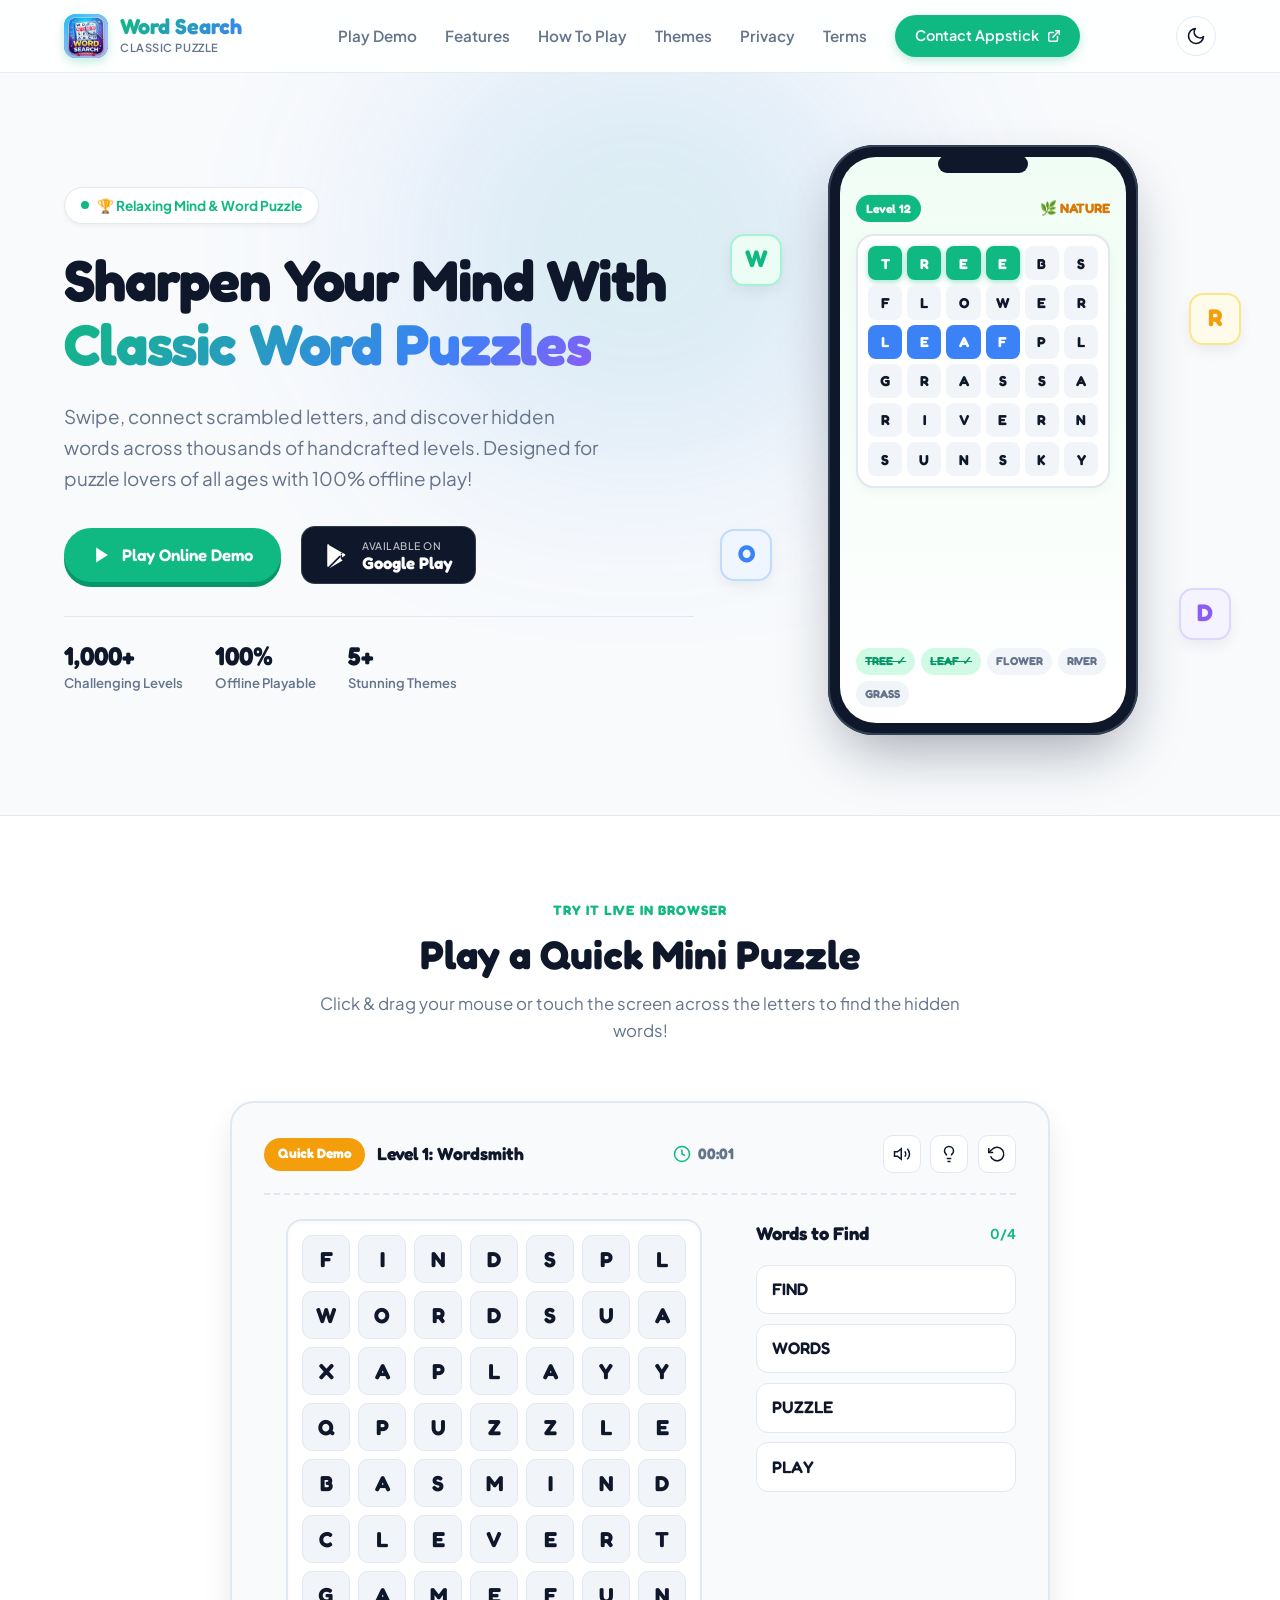
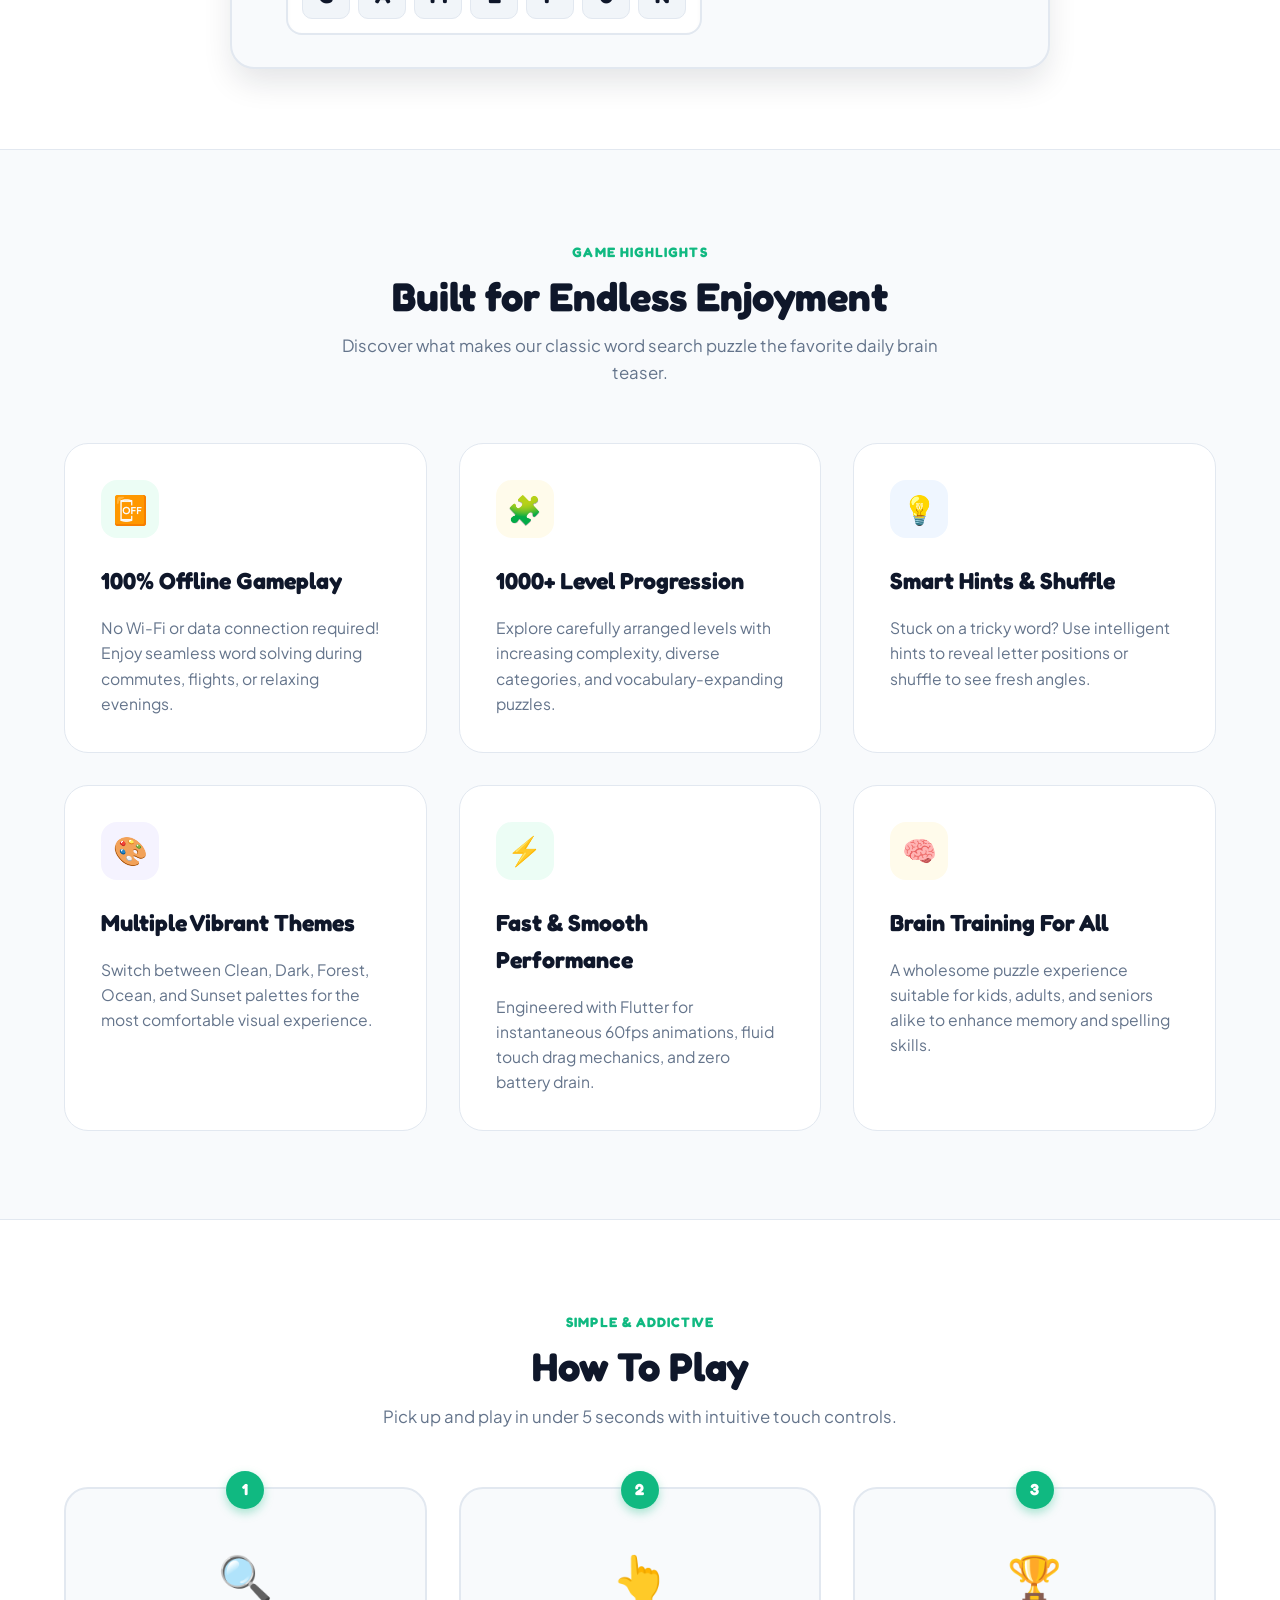
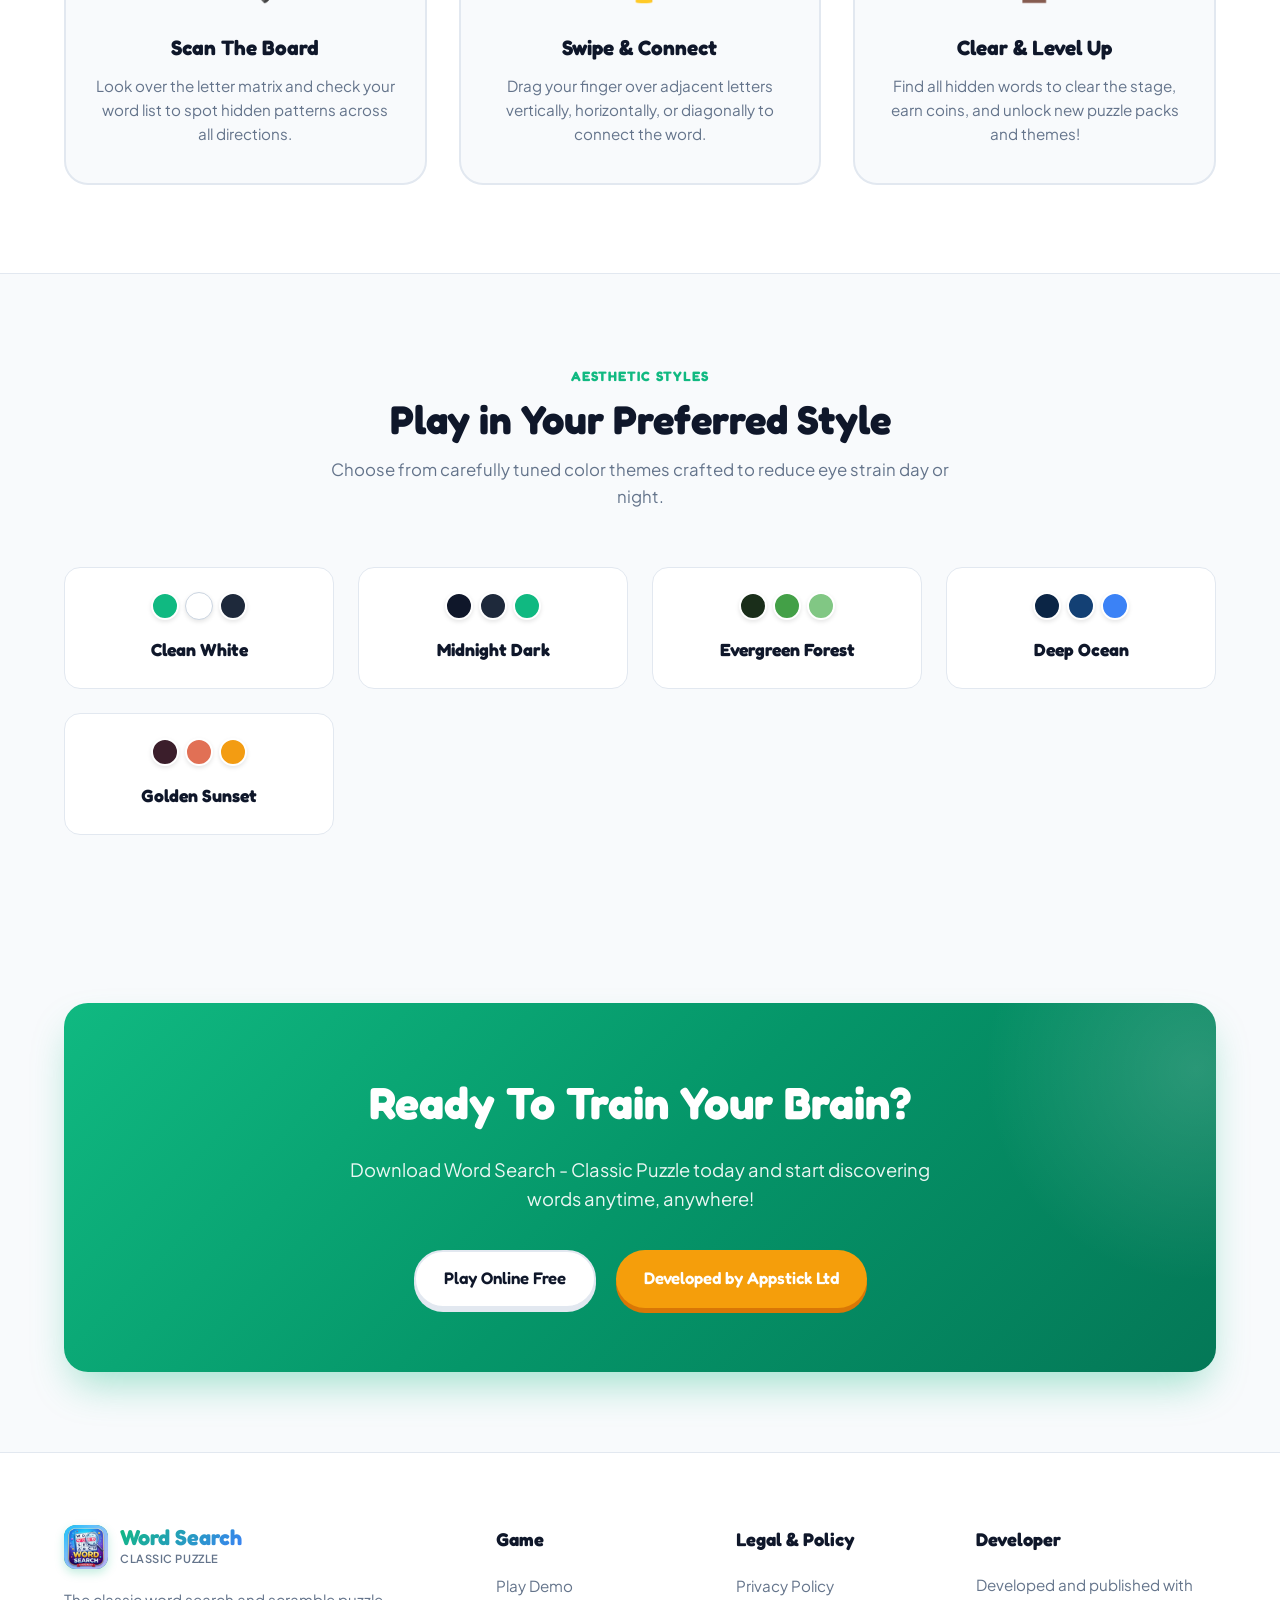
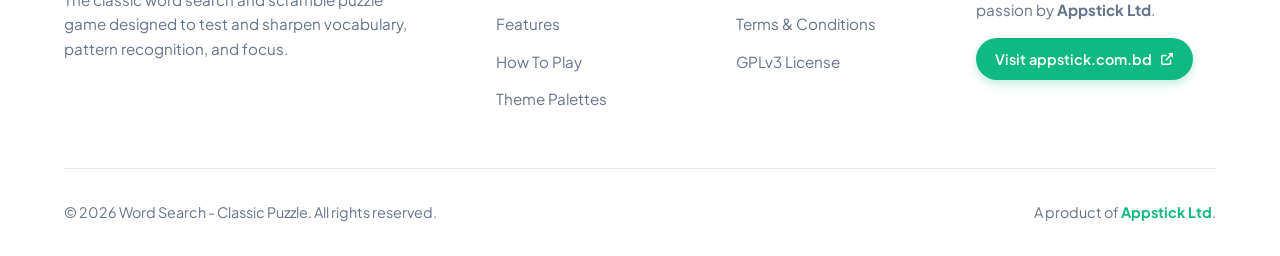
<file: website/index.html>
<!DOCTYPE html>
<html lang="en">

<head>
  <meta charset="UTF-8">
  <meta name="viewport" content="width=device-width, initial-scale=1.0">
  <title>Word Search - Classic Puzzle | Official Website</title>
  <meta name="description"
    content="Play Word Search: Classic Puzzle by Appstick Ltd. Connect scrambled letters, reveal hidden words, sharpen your vocabulary, and enjoy 100% offline gameplay.">
  <meta name="keywords" content="Word Search, Classic Puzzle, Word Game, Offline Puzzle, Vocabulary Game, Appstick Ltd">
  <meta name="theme-color" content="#10B981">
  <link rel="icon" type="image/png" href="assets/app_icon.png">
  <link rel="stylesheet" href="style.css">
</head>

<body>

  <!-- Site Header / Navbar -->
  <header class="site-header" id="site-header">
    <div class="container nav-container">
      <a href="index.html" class="brand-logo" id="brand-logo-link">
        <div class="brand-icon-wrapper">
          <img src="assets/app_icon.png" alt="Word Search Icon" width="44" height="44">
        </div>
        <div class="brand-text">
          <span class="brand-title">Word Search</span>
          <span class="brand-subtitle">Classic Puzzle</span>
        </div>
      </a>

      <!-- Desktop & Mobile Nav Menu -->
      <nav>
        <ul class="nav-links" id="nav-links">
          <li><a href="#play-demo" class="nav-link" id="nav-link-demo">Play Demo</a></li>
          <li><a href="#features" class="nav-link" id="nav-link-features">Features</a></li>
          <li><a href="#how-to-play" class="nav-link" id="nav-link-how-to-play">How To Play</a></li>
          <li><a href="#themes" class="nav-link" id="nav-link-themes">Themes</a></li>
          <li><a href="privacy-policy.html" class="nav-link" id="nav-link-privacy">Privacy</a></li>
          <li><a href="terms.html" class="nav-link" id="nav-link-terms">Terms</a></li>
          <li>
            <a href="https://appstick.com.bd/" target="_blank" rel="noopener noreferrer" class="contact-pill-btn"
              id="nav-contact-btn">
              Contact Appstick
              <svg width="14" height="14" viewBox="0 0 24 24" fill="none" stroke="currentColor" stroke-width="2.5"
                stroke-linecap="round" stroke-linejoin="round">
                <path d="M18 13v6a2 2 0 0 1-2 2H5a2 2 0 0 1-2-2V8a2 2 0 0 1 2-2h6"></path>
                <polyline points="15 3 21 3 21 9"></polyline>
                <line x1="10" y1="14" x2="21" y2="3"></line>
              </svg>
            </a>
          </li>
        </ul>
      </nav>

      <!-- Nav Actions (Theme Switcher + Mobile Menu Button) -->
      <div class="nav-actions">
        <button class="theme-toggle-btn" id="theme-toggle-btn" aria-label="Toggle Dark/Light Mode">
          <span id="theme-icon-container">
            <!-- Injected by script.js -->
            <svg viewBox="0 0 24 24" width="20" height="20" fill="none" stroke="currentColor" stroke-width="2">
              <path d="M21 12.79A9 9 0 1 1 11.21 3 7 7 0 0 0 21 12.79z"></path>
            </svg>
          </span>
        </button>

        <button class="mobile-menu-btn" id="mobile-menu-btn" aria-label="Toggle Navigation Menu">
          <svg viewBox="0 0 24 24" fill="none" stroke="currentColor" stroke-width="2">
            <line x1="3" y1="12" x2="21" y2="12"></line>
            <line x1="3" y1="6" x2="21" y2="6"></line>
            <line x1="3" y1="18" x2="21" y2="18"></line>
          </svg>
        </button>
      </div>
    </div>
  </header>

  <!-- Hero Section -->
  <section class="hero-section" id="hero-section">
    <div class="hero-glow-bg"></div>
    <div class="container hero-grid">
      <div class="hero-content">
        <div class="hero-badge" id="hero-status-badge">
          <span class="hero-badge-dot"></span>
          🏆 Relaxing Mind & Word Puzzle
        </div>

        <h1 class="hero-title" id="hero-main-title">
          Sharpen Your Mind With <span class="hero-title-highlight">Classic Word Puzzles</span>
        </h1>

        <p class="hero-description" id="hero-main-desc">
          Swipe, connect scrambled letters, and discover hidden words across thousands of handcrafted levels. Designed
          for puzzle lovers of all ages with 100% offline play!
        </p>

        <div class="hero-cta-group">
          <a href="#play-demo" class="btn btn-primary" id="hero-play-demo-btn">
            <svg width="20" height="20" viewBox="0 0 24 24" fill="currentColor">
              <polygon points="5 3 19 12 5 21 5 3"></polygon>
            </svg>
            Play Online Demo
          </a>

          <div class="store-badges">
            <a target="_blank" href="https://play.google.com/store/apps/details?id=com.appstick.wordsearch&hl=en"
              class="store-btn" id="hero-google-play-btn">
              <svg class="store-btn-icon" viewBox="0 0 24 24" fill="currentColor">
                <path
                  d="M3.6 1.7L14.4 12.5 3.6 23.3C3.2 22.9 3 22.2 3 21.3V3.7C3 2.8 3.2 2.1 3.6 1.7zm11.9 11.9L4.8 2.9l12.4 7.2-1.7 1.7zm0 1.8l1.7 1.7-12.4 7.2 10.7-10.7zm1.1-1.1l2.5-1.5c.8-.5.8-1.3 0-1.7l-2.5-1.5-1.3 1.3 1.3 1.3z" />
              </svg>
              <div class="store-btn-text">
                <span class="store-btn-subtitle">Available on</span>
                <span class="store-btn-title">Google Play</span>
              </div>
            </a>
          </div>
        </div>

        <div class="hero-stats">
          <div class="hero-stat-item">
            <span class="hero-stat-value">1,000+</span>
            <span class="hero-stat-label">Challenging Levels</span>
          </div>
          <div class="hero-stat-item">
            <span class="hero-stat-value">100%</span>
            <span class="hero-stat-label">Offline Playable</span>
          </div>
          <div class="hero-stat-item">
            <span class="hero-stat-value">5+</span>
            <span class="hero-stat-label">Stunning Themes</span>
          </div>
        </div>
      </div>

      <!-- Hero Visual / Floating Mockup -->
      <div class="hero-visual" id="hero-visual-area">
        <!-- Floating decorative letters -->
        <div class="floating-letter floating-letter-1">W</div>
        <div class="floating-letter floating-letter-2">O</div>
        <div class="floating-letter floating-letter-3">R</div>
        <div class="floating-letter floating-letter-4">D</div>

        <!-- Phone Mockup -->
        <div class="phone-mockup" id="phone-preview-mockup">
          <div class="phone-notch"></div>
          <div class="phone-screen">
            <div class="screen-app-preview">
              <div class="mockup-app-header">
                <span class="mockup-badge">Level 12</span>
                <span class="mockup-category">🌿 NATURE</span>
              </div>

              <div class="mockup-grid-box">
                <div class="mockup-tile found">T</div>
                <div class="mockup-tile found">R</div>
                <div class="mockup-tile found">E</div>
                <div class="mockup-tile found">E</div>
                <div class="mockup-tile">B</div>
                <div class="mockup-tile">S</div>

                <div class="mockup-tile">F</div>
                <div class="mockup-tile">L</div>
                <div class="mockup-tile">O</div>
                <div class="mockup-tile">W</div>
                <div class="mockup-tile">E</div>
                <div class="mockup-tile">R</div>

                <div class="mockup-tile selected">L</div>
                <div class="mockup-tile selected">E</div>
                <div class="mockup-tile selected">A</div>
                <div class="mockup-tile selected">F</div>
                <div class="mockup-tile">P</div>
                <div class="mockup-tile">L</div>

                <div class="mockup-tile">G</div>
                <div class="mockup-tile">R</div>
                <div class="mockup-tile">A</div>
                <div class="mockup-tile">S</div>
                <div class="mockup-tile">S</div>
                <div class="mockup-tile">A</div>

                <div class="mockup-tile">R</div>
                <div class="mockup-tile">I</div>
                <div class="mockup-tile">V</div>
                <div class="mockup-tile">E</div>
                <div class="mockup-tile">R</div>
                <div class="mockup-tile">N</div>

                <div class="mockup-tile">S</div>
                <div class="mockup-tile">U</div>
                <div class="mockup-tile">N</div>
                <div class="mockup-tile">S</div>
                <div class="mockup-tile">K</div>
                <div class="mockup-tile">Y</div>
              </div>

              <div class="mockup-wordlist">
                <span class="mockup-word-pill done">TREE ✓</span>
                <span class="mockup-word-pill done">LEAF ✓</span>
                <span class="mockup-word-pill">FLOWER</span>
                <span class="mockup-word-pill">RIVER</span>
                <span class="mockup-word-pill">GRASS</span>
              </div>
            </div>
          </div>
        </div>
      </div>
    </div>
  </section>

  <!-- Interactive Playable Mini Game Section -->
  <section class="playable-game-section" id="play-demo">
    <div class="container">
      <div class="section-header">
        <span class="section-tag">Try It Live In Browser</span>
        <h2 class="section-title">Play a Quick Mini Puzzle</h2>
        <p class="section-subtitle">Click & drag your mouse or touch the screen across the letters to find the hidden
          words!</p>
      </div>

      <div class="game-container-card" id="interactive-game-card">
        <!-- Top Toolbar -->
        <div class="game-toolbar">
          <div class="game-category-info">
            <span class="game-category-badge">Quick Demo</span>
            <span class="game-level-text">Level 1: Wordsmith</span>
          </div>

          <div class="game-stats-bar">
            <div class="game-stat-chip">
              <svg viewBox="0 0 24 24" fill="none" stroke="currentColor" stroke-width="2">
                <circle cx="12" cy="12" r="10"></circle>
                <polyline points="12 6 12 12 16 14"></polyline>
              </svg>
              <span id="game-timer-display">00:00</span>
            </div>
          </div>

          <div class="game-controls-bar">
            <button class="icon-btn" id="sound-toggle-btn" title="Toggle Sound FX" aria-label="Toggle Sound">
              <svg viewBox="0 0 24 24" fill="none" stroke="currentColor" stroke-width="2">
                <polygon points="11 5 6 9 2 9 2 15 6 15 11 19 11 5"></polygon>
                <path d="M19.07 4.93a10 10 0 0 1 0 14.14M15.54 8.46a5 5 0 0 1 0 7.07"></path>
              </svg>
            </button>
            <button class="icon-btn" id="game-hint-btn" title="Reveal First Letter" aria-label="Hint">
              <svg viewBox="0 0 24 24" fill="none" stroke="currentColor" stroke-width="2">
                <path d="M9 18h6"></path>
                <path d="M10 22h4"></path>
                <path
                  d="M15.09 14c.18-.98.65-1.74 1.41-2.5A4.65 4.65 0 0 0 18 8 6 6 0 0 0 6 8c0 1 .23 2.23 1.5 3.5A4.61 4.61 0 0 1 8.91 14">
                </path>
              </svg>
            </button>
            <button class="icon-btn" id="game-restart-btn" title="Restart Board" aria-label="Restart">
              <svg viewBox="0 0 24 24" fill="none" stroke="currentColor" stroke-width="2">
                <polyline points="1 4 1 10 7 10"></polyline>
                <path d="M3.51 15a9 9 0 1 0 2.13-9.36L1 10"></path>
              </svg>
            </button>
          </div>
        </div>

        <!-- Play Area -->
        <div class="game-play-area">
          <div class="word-grid-wrapper">
            <div class="word-search-grid" id="word-search-grid">
              <!-- Cells generated dynamically by script.js -->
            </div>
          </div>

          <!-- Words To Find Sidebar -->
          <div class="game-words-sidebar">
            <div class="sidebar-title">
              <span>Words to Find</span>
              <span class="sidebar-count" id="words-found-count">0/4</span>
            </div>

            <ul class="words-to-find-list" id="words-to-find-list">
              <li class="word-target-item" data-word="FIND">
                <span>FIND</span>
                <svg class="word-target-status-icon" viewBox="0 0 24 24" fill="none" stroke="currentColor"
                  stroke-width="3">
                  <polyline points="20 6 9 17 4 12"></polyline>
                </svg>
              </li>
              <li class="word-target-item" data-word="WORDS">
                <span>WORDS</span>
                <svg class="word-target-status-icon" viewBox="0 0 24 24" fill="none" stroke="currentColor"
                  stroke-width="3">
                  <polyline points="20 6 9 17 4 12"></polyline>
                </svg>
              </li>
              <li class="word-target-item" data-word="PUZZLE">
                <span>PUZZLE</span>
                <svg class="word-target-status-icon" viewBox="0 0 24 24" fill="none" stroke="currentColor"
                  stroke-width="3">
                  <polyline points="20 6 9 17 4 12"></polyline>
                </svg>
              </li>
              <li class="word-target-item" data-word="PLAY">
                <span>PLAY</span>
                <svg class="word-target-status-icon" viewBox="0 0 24 24" fill="none" stroke="currentColor"
                  stroke-width="3">
                  <polyline points="20 6 9 17 4 12"></polyline>
                </svg>
              </li>
            </ul>
          </div>
        </div>

        <!-- Victory Modal Overlay -->
        <div class="win-modal-overlay" id="win-modal">
          <div class="win-card">
            <div class="win-trophy-icon">🎉</div>
            <h3 class="win-title">Puzzle Solved!</h3>
            <p class="win-message" id="win-time-text">You completed this level!</p>
            <div class="win-actions">
              <button class="btn btn-primary" id="win-play-again-btn">Play Again</button>
              <a href="#download" class="btn btn-amber" id="win-download-full-game-btn">Get 1000+ Levels in App</a>
            </div>
          </div>
        </div>
      </div>
    </div>
  </section>

  <!-- Features Section -->
  <section class="features-section" id="features">
    <div class="container">
      <div class="section-header">
        <span class="section-tag">Game Highlights</span>
        <h2 class="section-title">Built for Endless Enjoyment</h2>
        <p class="section-subtitle">Discover what makes our classic word search puzzle the favorite daily brain teaser.
        </p>
      </div>

      <div class="features-grid">
        <div class="feature-card" id="feature-card-1">
          <div class="feature-icon-box emerald">📴</div>
          <h3 class="feature-card-title">100% Offline Gameplay</h3>
          <p class="feature-card-desc">No Wi-Fi or data connection required! Enjoy seamless word solving during
            commutes, flights, or relaxing evenings.</p>
        </div>

        <div class="feature-card" id="feature-card-2">
          <div class="feature-icon-box amber">🧩</div>
          <h3 class="feature-card-title">1000+ Level Progression</h3>
          <p class="feature-card-desc">Explore carefully arranged levels with increasing complexity, diverse categories,
            and vocabulary-expanding puzzles.</p>
        </div>

        <div class="feature-card" id="feature-card-3">
          <div class="feature-icon-box blue">💡</div>
          <h3 class="feature-card-title">Smart Hints & Shuffle</h3>
          <p class="feature-card-desc">Stuck on a tricky word? Use intelligent hints to reveal letter positions or
            shuffle to see fresh angles.</p>
        </div>

        <div class="feature-card" id="feature-card-4">
          <div class="feature-icon-box purple">🎨</div>
          <h3 class="feature-card-title">Multiple Vibrant Themes</h3>
          <p class="feature-card-desc">Switch between Clean, Dark, Forest, Ocean, and Sunset palettes for the most
            comfortable visual experience.</p>
        </div>

        <div class="feature-card" id="feature-card-5">
          <div class="feature-icon-box emerald">⚡</div>
          <h3 class="feature-card-title">Fast & Smooth Performance</h3>
          <p class="feature-card-desc">Engineered with Flutter for instantaneous 60fps animations, fluid touch drag
            mechanics, and zero battery drain.</p>
        </div>

        <div class="feature-card" id="feature-card-6">
          <div class="feature-icon-box amber">🧠</div>
          <h3 class="feature-card-title">Brain Training For All</h3>
          <p class="feature-card-desc">A wholesome puzzle experience suitable for kids, adults, and seniors alike to
            enhance memory and spelling skills.</p>
        </div>
      </div>
    </div>
  </section>

  <!-- How to Play Section -->
  <section class="how-to-play-section" id="how-to-play">
    <div class="container">
      <div class="section-header">
        <span class="section-tag">Simple & Addictive</span>
        <h2 class="section-title">How To Play</h2>
        <p class="section-subtitle">Pick up and play in under 5 seconds with intuitive touch controls.</p>
      </div>

      <div class="steps-grid">
        <div class="step-card" id="step-card-1">
          <span class="step-number">1</span>
          <div class="step-icon-wrap">🔍</div>
          <h3 class="step-title">Scan The Board</h3>
          <p class="step-desc">Look over the letter matrix and check your word list to spot hidden patterns across all
            directions.</p>
        </div>

        <div class="step-card" id="step-card-2">
          <span class="step-number">2</span>
          <div class="step-icon-wrap">👆</div>
          <h3 class="step-title">Swipe & Connect</h3>
          <p class="step-desc">Drag your finger over adjacent letters vertically, horizontally, or diagonally to connect
            the word.</p>
        </div>

        <div class="step-card" id="step-card-3">
          <span class="step-number">3</span>
          <div class="step-icon-wrap">🏆</div>
          <h3 class="step-title">Clear & Level Up</h3>
          <p class="step-desc">Find all hidden words to clear the stage, earn coins, and unlock new puzzle packs and
            themes!</p>
        </div>
      </div>
    </div>
  </section>

  <!-- Themes Showcase -->
  <section class="themes-preview-section" id="themes">
    <div class="container">
      <div class="section-header">
        <span class="section-tag">Aesthetic Styles</span>
        <h2 class="section-title">Play in Your Preferred Style</h2>
        <p class="section-subtitle">Choose from carefully tuned color themes crafted to reduce eye strain day or night.
        </p>
      </div>

      <div class="theme-cards-row">
        <div class="theme-palette-card">
          <div class="theme-swatch-group">
            <span class="theme-swatch" style="background: #10B981;"></span>
            <span class="theme-swatch" style="background: #FFFFFF; border: 1px solid #CBD5E1;"></span>
            <span class="theme-swatch" style="background: #1E293B;"></span>
          </div>
          <h4 class="theme-name">Clean White</h4>
        </div>

        <div class="theme-palette-card">
          <div class="theme-swatch-group">
            <span class="theme-swatch" style="background: #0F172A;"></span>
            <span class="theme-swatch" style="background: #1E293B;"></span>
            <span class="theme-swatch" style="background: #10B981;"></span>
          </div>
          <h4 class="theme-name">Midnight Dark</h4>
        </div>

        <div class="theme-palette-card">
          <div class="theme-swatch-group">
            <span class="theme-swatch" style="background: #1A2E1A;"></span>
            <span class="theme-swatch" style="background: #43A047;"></span>
            <span class="theme-swatch" style="background: #81C784;"></span>
          </div>
          <h4 class="theme-name">Evergreen Forest</h4>
        </div>

        <div class="theme-palette-card">
          <div class="theme-swatch-group">
            <span class="theme-swatch" style="background: #0B2545;"></span>
            <span class="theme-swatch" style="background: #134074;"></span>
            <span class="theme-swatch" style="background: #3B82F6;"></span>
          </div>
          <h4 class="theme-name">Deep Ocean</h4>
        </div>

        <div class="theme-palette-card">
          <div class="theme-swatch-group">
            <span class="theme-swatch" style="background: #3B1E2B;"></span>
            <span class="theme-swatch" style="background: #E17055;"></span>
            <span class="theme-swatch" style="background: #F39C12;"></span>
          </div>
          <h4 class="theme-name">Golden Sunset</h4>
        </div>
      </div>
    </div>
  </section>

  <!-- CTA Banner Section -->
  <section class="cta-banner-section" id="download">
    <div class="container">
      <div class="cta-banner-box">
        <h2 class="cta-title">Ready To Train Your Brain?</h2>
        <p class="cta-subtitle">Download Word Search - Classic Puzzle today and start discovering words anytime,
          anywhere!</p>
        <div class="cta-buttons-wrap">
          <a href="#play-demo" class="btn btn-secondary" id="cta-play-now-btn">Play Online Free</a>
          <a href="https://appstick.com.bd/" target="_blank" rel="noopener noreferrer" class="btn btn-amber"
            id="cta-contact-appstick-btn">
            Developed by Appstick Ltd
          </a>
        </div>
      </div>
    </div>
  </section>

  <!-- Site Footer -->
  <footer class="site-footer" id="site-footer">
    <div class="container">
      <div class="footer-top-grid">
        <div class="footer-about">
          <div class="brand-logo">
            <div class="brand-icon-wrapper">
              <img src="assets/app_icon.png" alt="Word Search Logo" width="44" height="44">
            </div>
            <div class="brand-text">
              <span class="brand-title">Word Search</span>
              <span class="brand-subtitle">Classic Puzzle</span>
            </div>
          </div>
          <p class="footer-desc">
            The classic word search and scramble puzzle game designed to test and sharpen vocabulary, pattern
            recognition, and focus.
          </p>
        </div>

        <div>
          <h4 class="footer-col-title">Game</h4>
          <ul class="footer-links-list">
            <li><a href="#play-demo" class="footer-link">Play Demo</a></li>
            <li><a href="#features" class="footer-link">Features</a></li>
            <li><a href="#how-to-play" class="footer-link">How To Play</a></li>
            <li><a href="#themes" class="footer-link">Theme Palettes</a></li>
          </ul>
        </div>

        <div>
          <h4 class="footer-col-title">Legal & Policy</h4>
          <ul class="footer-links-list">
            <li><a href="privacy-policy.html" class="footer-link" id="footer-privacy-link">Privacy Policy</a></li>
            <li><a href="terms.html" class="footer-link" id="footer-terms-link">Terms & Conditions</a></li>
            <li><a href="LICENSE" target="_blank" class="footer-link" id="footer-license-link">GPLv3 License</a></li>
          </ul>
        </div>

        <div>
          <h4 class="footer-col-title">Developer</h4>
          <p style="font-size: 0.95rem; margin-bottom: 1rem; color: var(--text-muted);">
            Developed and published with passion by <strong>Appstick Ltd</strong>.
          </p>
          <a href="https://appstick.com.bd/" target="_blank" rel="noopener noreferrer" class="contact-pill-btn"
            id="footer-contact-btn">
            Visit appstick.com.bd
            <svg width="14" height="14" viewBox="0 0 24 24" fill="none" stroke="currentColor" stroke-width="2.5">
              <path d="M18 13v6a2 2 0 0 1-2 2H5a2 2 0 0 1-2-2V8a2 2 0 0 1 2-2h6"></path>
              <polyline points="15 3 21 3 21 9"></polyline>
              <line x1="10" y1="14" x2="21" y2="3"></line>
            </svg>
          </a>
        </div>
      </div>

      <div class="footer-bottom">
        <p>© 2026 Word Search - Classic Puzzle. All rights reserved.</p>
        <p>A product of <a href="https://appstick.com.bd/" target="_blank" rel="noopener noreferrer"
            class="footer-company-link">Appstick Ltd</a>.</p>
      </div>
    </div>
  </footer>

  <script src="script.js"></script>
</body>

</html>
</file>
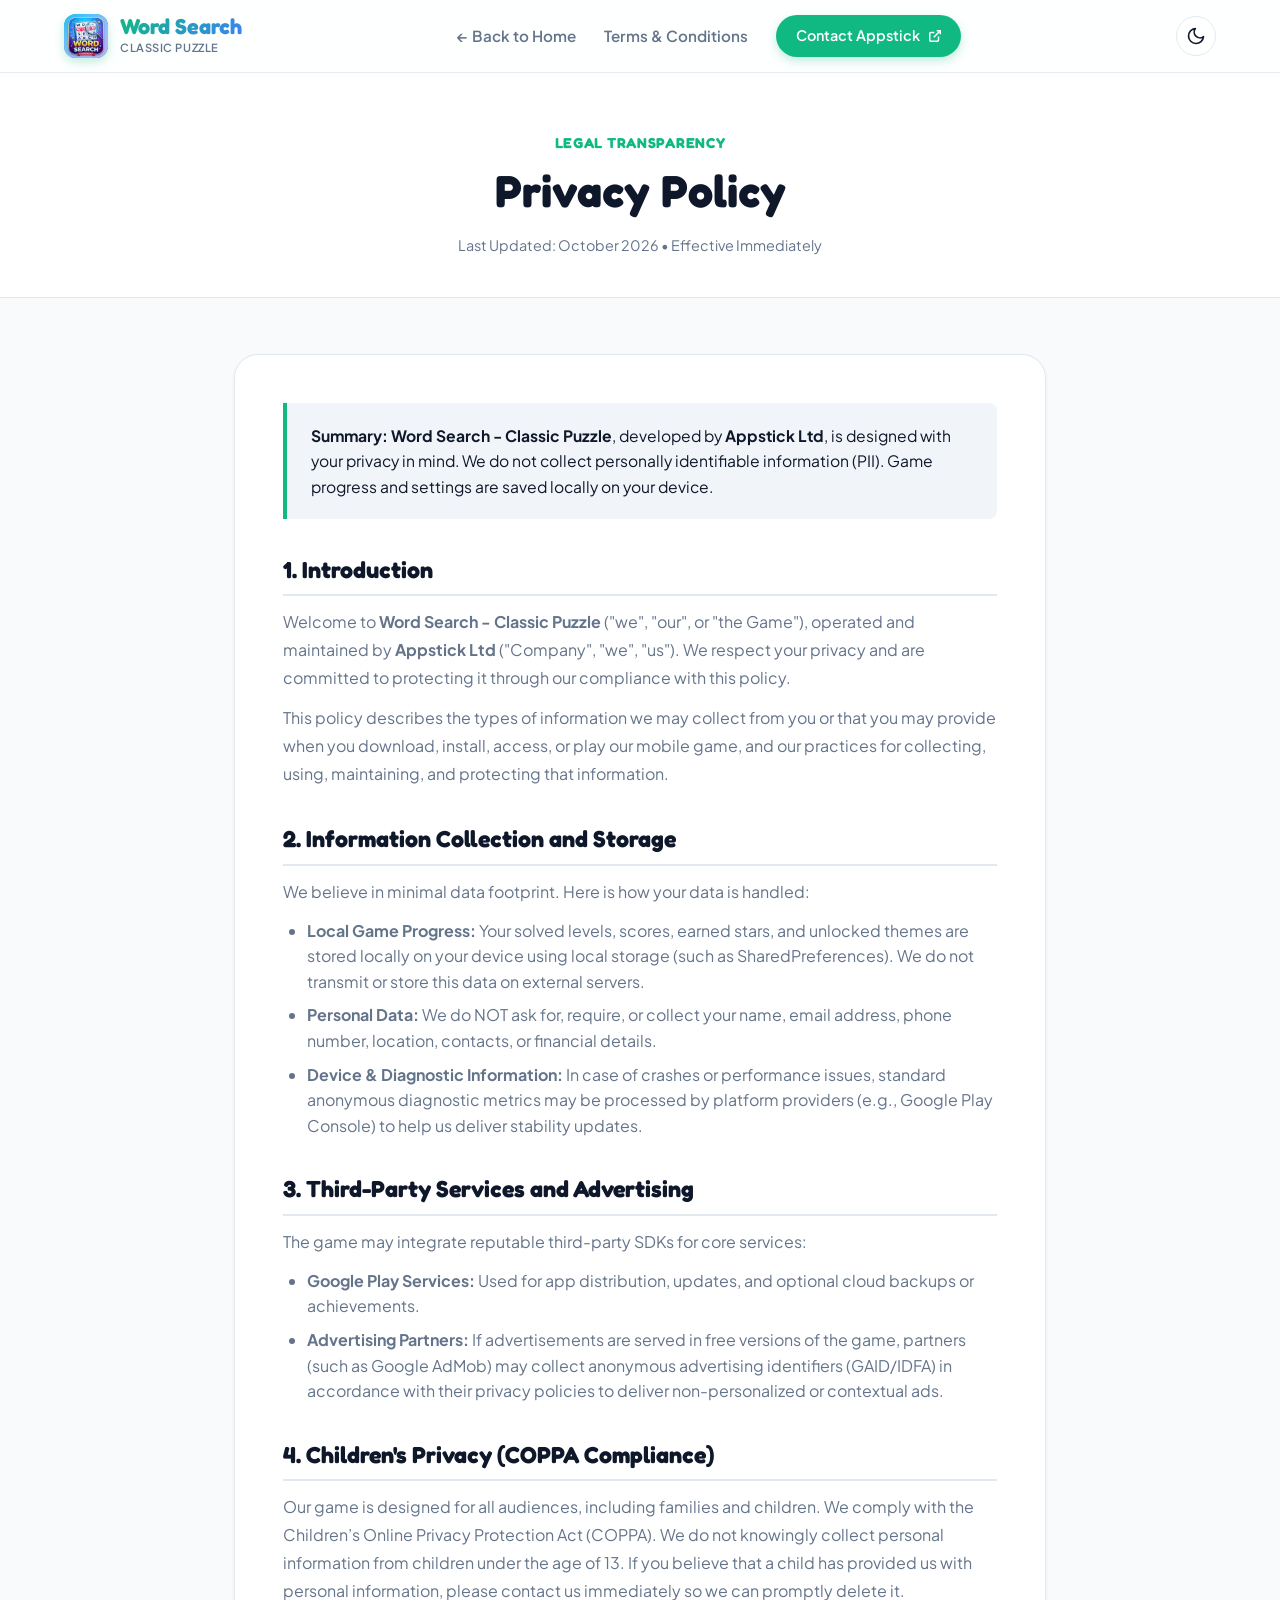
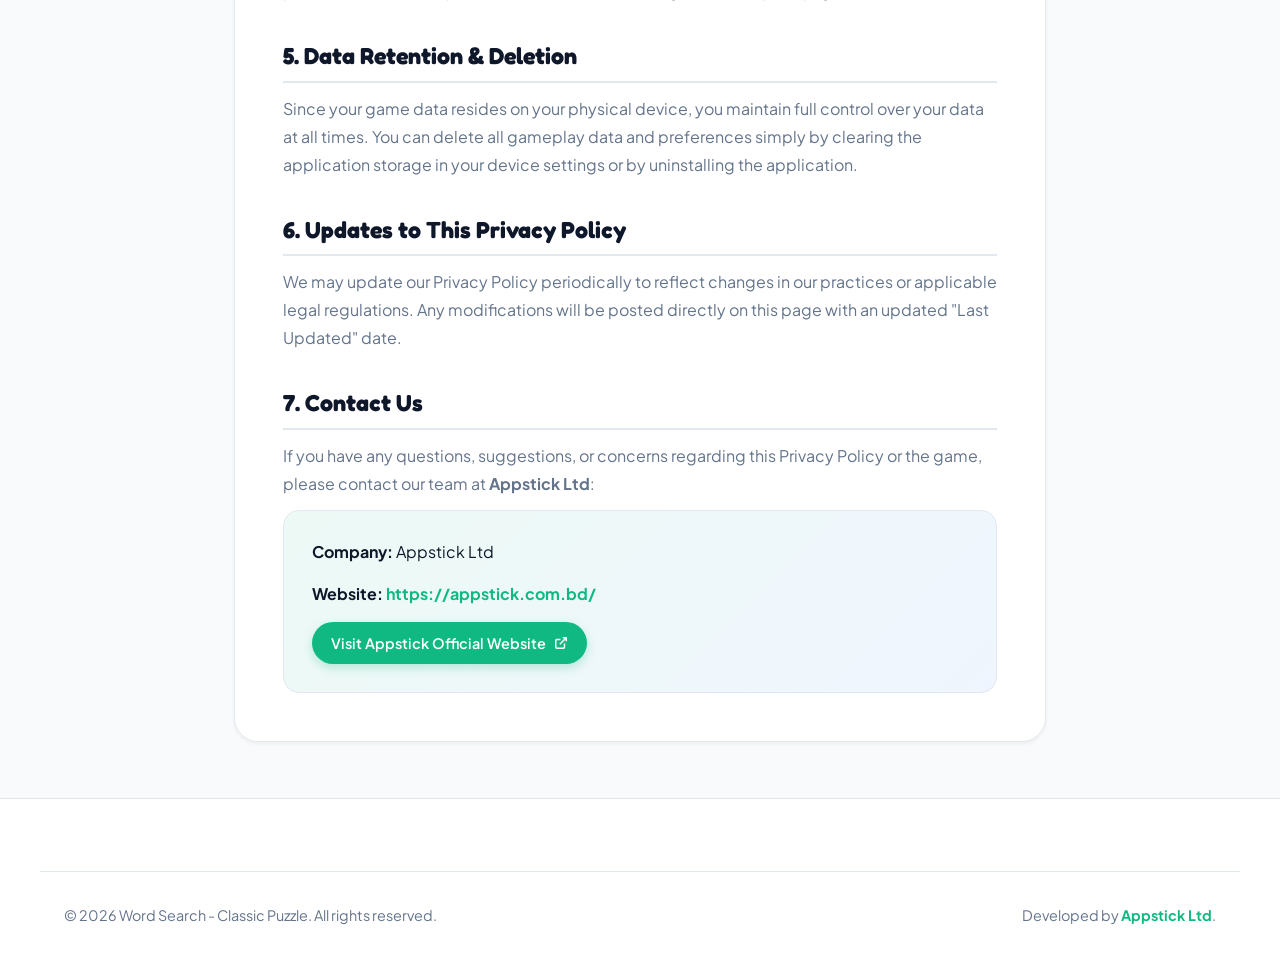
<file: website/privacy-policy.html>
<!DOCTYPE html>
<html lang="en">
<head>
  <meta charset="UTF-8">
  <meta name="viewport" content="width=device-width, initial-scale=1.0">
  <title>Privacy Policy | Word Search - Classic Puzzle</title>
  <meta name="description" content="Privacy Policy for Word Search - Classic Puzzle by Appstick Ltd. Learn how we handle your data, respect user privacy, and ensure offline security.">
  <meta name="theme-color" content="#10B981">
  <link rel="icon" type="image/png" href="assets/app_icon.png">
  <link rel="stylesheet" href="style.css">
</head>
<body>

  <!-- Header -->
  <header class="site-header" id="site-header">
    <div class="container nav-container">
      <a href="index.html" class="brand-logo" id="brand-logo-link">
        <div class="brand-icon-wrapper">
          <img src="assets/app_icon.png" alt="Word Search Icon" width="44" height="44">
        </div>
        <div class="brand-text">
          <span class="brand-title">Word Search</span>
          <span class="brand-subtitle">Classic Puzzle</span>
        </div>
      </a>

      <nav>
        <ul class="nav-links" id="nav-links">
          <li><a href="index.html" class="nav-link">← Back to Home</a></li>
          <li><a href="terms.html" class="nav-link">Terms & Conditions</a></li>
          <li>
            <a href="https://appstick.com.bd/" target="_blank" rel="noopener noreferrer" class="contact-pill-btn">
              Contact Appstick
              <svg width="14" height="14" viewBox="0 0 24 24" fill="none" stroke="currentColor" stroke-width="2.5">
                <path d="M18 13v6a2 2 0 0 1-2 2H5a2 2 0 0 1-2-2V8a2 2 0 0 1 2-2h6"></path>
                <polyline points="15 3 21 3 21 9"></polyline>
                <line x1="10" y1="14" x2="21" y2="3"></line>
              </svg>
            </a>
          </li>
        </ul>
      </nav>

      <div class="nav-actions">
        <button class="theme-toggle-btn" id="theme-toggle-btn" aria-label="Toggle Dark/Light Mode">
          <span id="theme-icon-container">
            <svg viewBox="0 0 24 24" width="20" height="20" fill="none" stroke="currentColor" stroke-width="2">
              <path d="M21 12.79A9 9 0 1 1 11.21 3 7 7 0 0 0 21 12.79z"></path>
            </svg>
          </span>
        </button>

        <button class="mobile-menu-btn" id="mobile-menu-btn" aria-label="Toggle Navigation Menu">
          <svg viewBox="0 0 24 24" fill="none" stroke="currentColor" stroke-width="2">
            <line x1="3" y1="12" x2="21" y2="12"></line>
            <line x1="3" y1="6" x2="21" y2="6"></line>
            <line x1="3" y1="18" x2="21" y2="18"></line>
          </svg>
        </button>
      </div>
    </div>
  </header>

  <!-- Legal Page Header -->
  <div class="legal-page-header">
    <div class="container">
      <span class="legal-header-tag">Legal Transparency</span>
      <h1 class="legal-page-title">Privacy Policy</h1>
      <p class="legal-page-date">Last Updated: October 2026 • Effective Immediately</p>
    </div>
  </div>

  <!-- Content -->
  <main class="legal-body-container">
    <div class="legal-content-card">

      <div class="legal-callout">
        <strong>Summary:</strong> <strong>Word Search - Classic Puzzle</strong>, developed by <strong>Appstick Ltd</strong>, is designed with your privacy in mind. We do not collect personally identifiable information (PII). Game progress and settings are saved locally on your device.
      </div>

      <section class="legal-section">
        <h2 class="legal-section-title">1. Introduction</h2>
        <p class="legal-text">
          Welcome to <strong>Word Search - Classic Puzzle</strong> ("we", "our", or "the Game"), operated and maintained by <strong>Appstick Ltd</strong> ("Company", "we", "us"). We respect your privacy and are committed to protecting it through our compliance with this policy.
        </p>
        <p class="legal-text">
          This policy describes the types of information we may collect from you or that you may provide when you download, install, access, or play our mobile game, and our practices for collecting, using, maintaining, and protecting that information.
        </p>
      </section>

      <section class="legal-section">
        <h2 class="legal-section-title">2. Information Collection and Storage</h2>
        <p class="legal-text">
          We believe in minimal data footprint. Here is how your data is handled:
        </p>
        <ul class="legal-list">
          <li><strong>Local Game Progress:</strong> Your solved levels, scores, earned stars, and unlocked themes are stored locally on your device using local storage (such as SharedPreferences). We do not transmit or store this data on external servers.</li>
          <li><strong>Personal Data:</strong> We do NOT ask for, require, or collect your name, email address, phone number, location, contacts, or financial details.</li>
          <li><strong>Device & Diagnostic Information:</strong> In case of crashes or performance issues, standard anonymous diagnostic metrics may be processed by platform providers (e.g., Google Play Console) to help us deliver stability updates.</li>
        </ul>
      </section>

      <section class="legal-section">
        <h2 class="legal-section-title">3. Third-Party Services and Advertising</h2>
        <p class="legal-text">
          The game may integrate reputable third-party SDKs for core services:
        </p>
        <ul class="legal-list">
          <li><strong>Google Play Services:</strong> Used for app distribution, updates, and optional cloud backups or achievements.</li>
          <li><strong>Advertising Partners:</strong> If advertisements are served in free versions of the game, partners (such as Google AdMob) may collect anonymous advertising identifiers (GAID/IDFA) in accordance with their privacy policies to deliver non-personalized or contextual ads.</li>
        </ul>
      </section>

      <section class="legal-section">
        <h2 class="legal-section-title">4. Children's Privacy (COPPA Compliance)</h2>
        <p class="legal-text">
          Our game is designed for all audiences, including families and children. We comply with the Children’s Online Privacy Protection Act (COPPA). We do not knowingly collect personal information from children under the age of 13. If you believe that a child has provided us with personal information, please contact us immediately so we can promptly delete it.
        </p>
      </section>

      <section class="legal-section">
        <h2 class="legal-section-title">5. Data Retention & Deletion</h2>
        <p class="legal-text">
          Since your game data resides on your physical device, you maintain full control over your data at all times. You can delete all gameplay data and preferences simply by clearing the application storage in your device settings or by uninstalling the application.
        </p>
      </section>

      <section class="legal-section">
        <h2 class="legal-section-title">6. Updates to This Privacy Policy</h2>
        <p class="legal-text">
          We may update our Privacy Policy periodically to reflect changes in our practices or applicable legal regulations. Any modifications will be posted directly on this page with an updated "Last Updated" date.
        </p>
      </section>

      <section class="legal-section">
        <h2 class="legal-section-title">7. Contact Us</h2>
        <p class="legal-text">
          If you have any questions, suggestions, or concerns regarding this Privacy Policy or the game, please contact our team at <strong>Appstick Ltd</strong>:
        </p>
        <div class="legal-contact-box">
          <p><strong>Company:</strong> Appstick Ltd</p>
          <p><strong>Website:</strong> <a href="https://appstick.com.bd/" target="_blank" rel="noopener noreferrer" style="color: var(--primary-emerald); font-weight: 700;">https://appstick.com.bd/</a></p>
          <div>
            <a href="https://appstick.com.bd/" target="_blank" rel="noopener noreferrer" class="contact-pill-btn">
              Visit Appstick Official Website
              <svg width="14" height="14" viewBox="0 0 24 24" fill="none" stroke="currentColor" stroke-width="2.5">
                <path d="M18 13v6a2 2 0 0 1-2 2H5a2 2 0 0 1-2-2V8a2 2 0 0 1 2-2h6"></path>
                <polyline points="15 3 21 3 21 9"></polyline>
                <line x1="10" y1="14" x2="21" y2="3"></line>
              </svg>
            </a>
          </div>
        </div>
      </section>

    </div>
  </main>

  <!-- Footer -->
  <footer class="site-footer">
    <div class="container footer-bottom">
      <p>© 2026 Word Search - Classic Puzzle. All rights reserved.</p>
      <p>Developed by <a href="https://appstick.com.bd/" target="_blank" rel="noopener noreferrer" class="footer-company-link">Appstick Ltd</a>.</p>
    </div>
  </footer>

  <script src="script.js"></script>
</body>
</html>
</file>
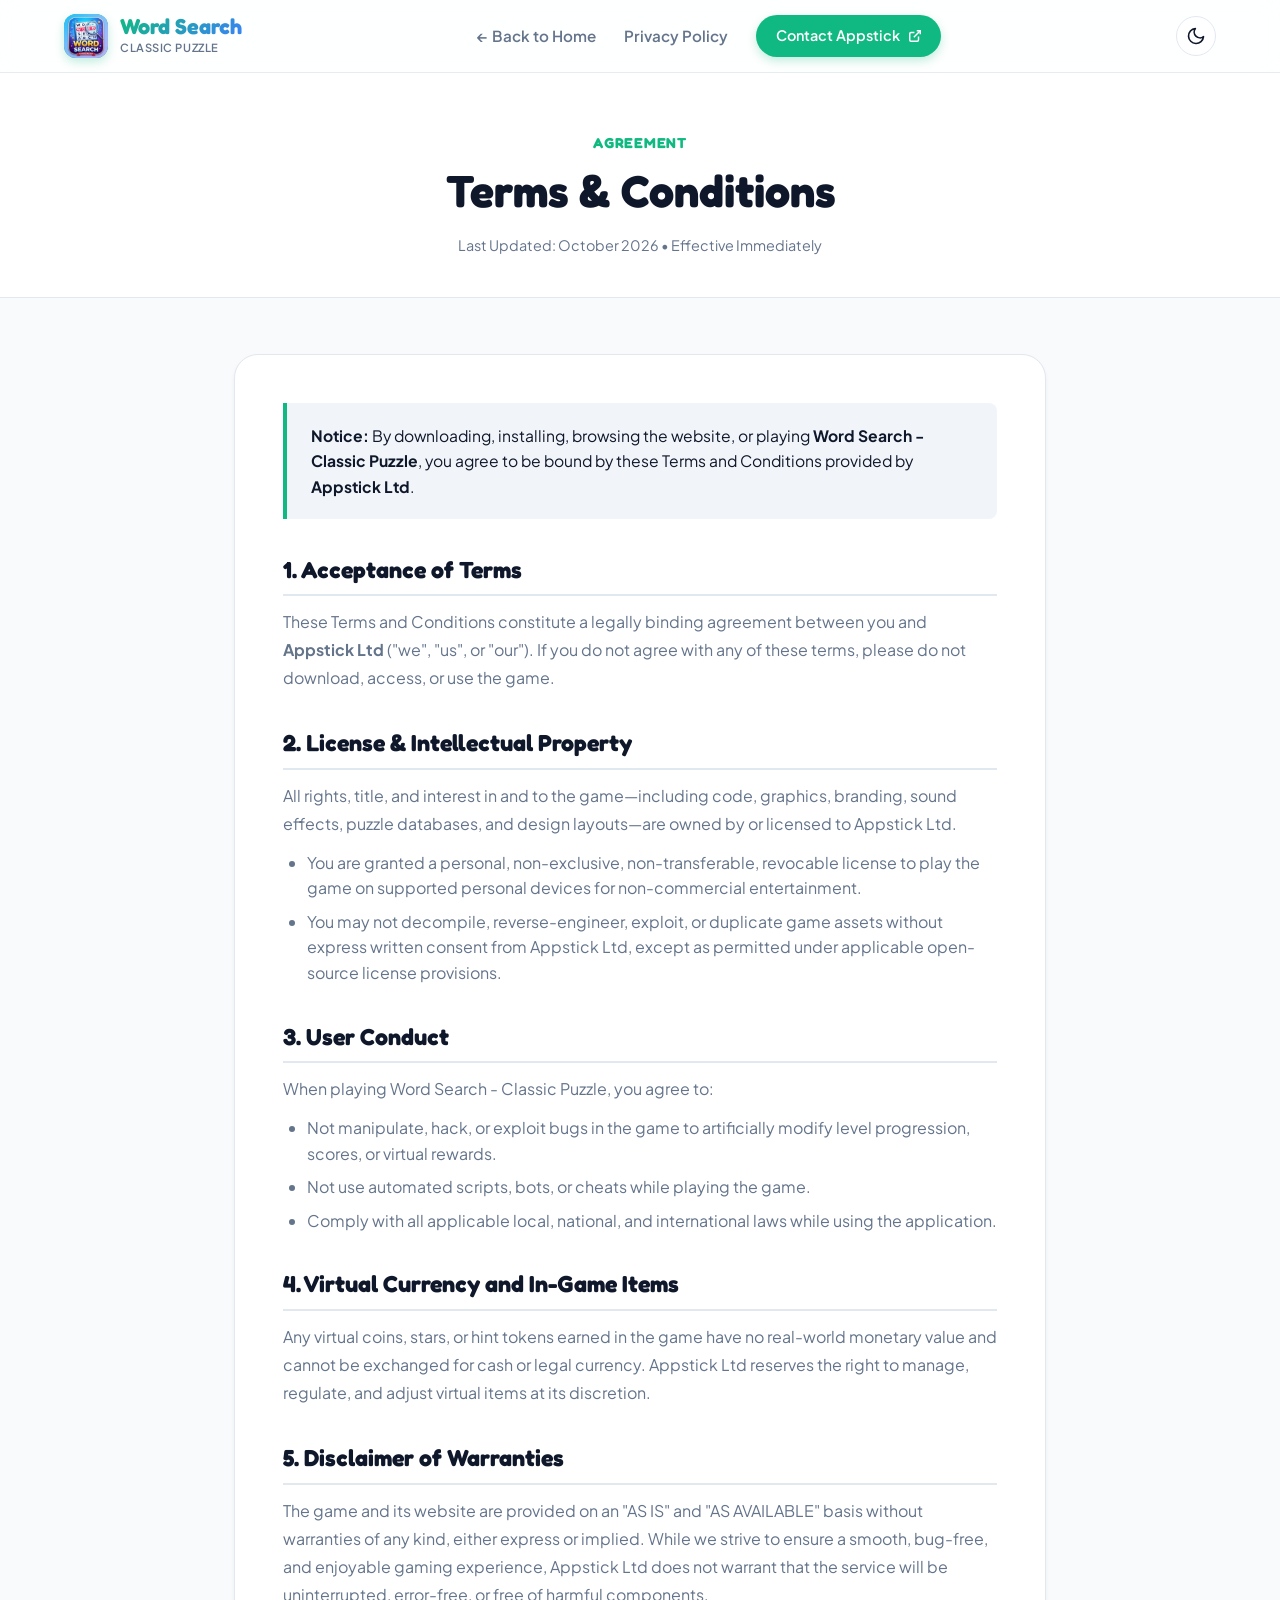
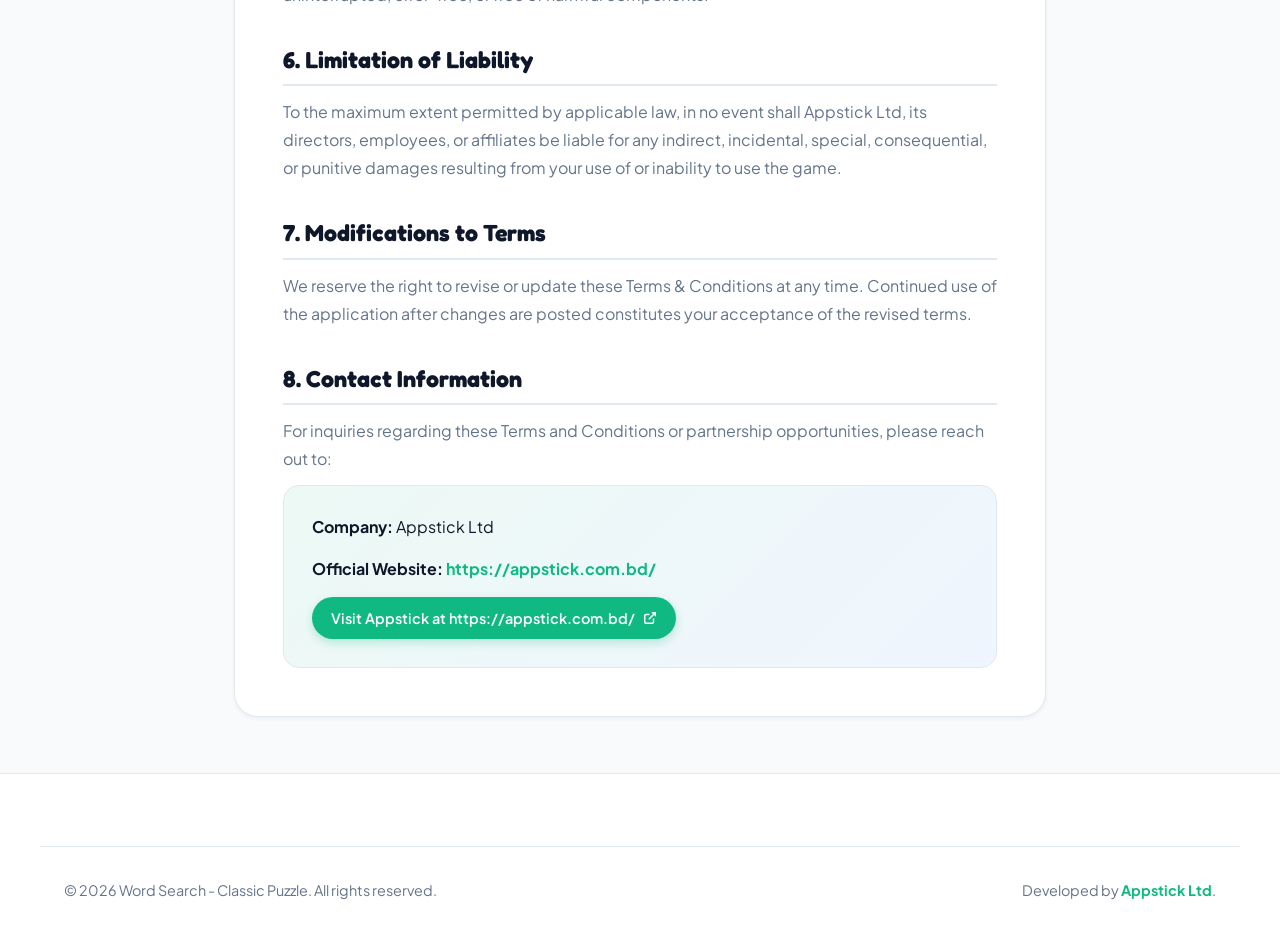
<file: website/terms.html>
<!DOCTYPE html>
<html lang="en">
<head>
  <meta charset="UTF-8">
  <meta name="viewport" content="width=device-width, initial-scale=1.0">
  <title>Terms & Conditions | Word Search - Classic Puzzle</title>
  <meta name="description" content="Terms and Conditions for Word Search - Classic Puzzle by Appstick Ltd. Review usage rules, licensing, and user terms.">
  <meta name="theme-color" content="#10B981">
  <link rel="icon" type="image/png" href="assets/app_icon.png">
  <link rel="stylesheet" href="style.css">
</head>
<body>

  <!-- Header -->
  <header class="site-header" id="site-header">
    <div class="container nav-container">
      <a href="index.html" class="brand-logo" id="brand-logo-link">
        <div class="brand-icon-wrapper">
          <img src="assets/app_icon.png" alt="Word Search Icon" width="44" height="44">
        </div>
        <div class="brand-text">
          <span class="brand-title">Word Search</span>
          <span class="brand-subtitle">Classic Puzzle</span>
        </div>
      </a>

      <nav>
        <ul class="nav-links" id="nav-links">
          <li><a href="index.html" class="nav-link">← Back to Home</a></li>
          <li><a href="privacy-policy.html" class="nav-link">Privacy Policy</a></li>
          <li>
            <a href="https://appstick.com.bd/" target="_blank" rel="noopener noreferrer" class="contact-pill-btn">
              Contact Appstick
              <svg width="14" height="14" viewBox="0 0 24 24" fill="none" stroke="currentColor" stroke-width="2.5">
                <path d="M18 13v6a2 2 0 0 1-2 2H5a2 2 0 0 1-2-2V8a2 2 0 0 1 2-2h6"></path>
                <polyline points="15 3 21 3 21 9"></polyline>
                <line x1="10" y1="14" x2="21" y2="3"></line>
              </svg>
            </a>
          </li>
        </ul>
      </nav>

      <div class="nav-actions">
        <button class="theme-toggle-btn" id="theme-toggle-btn" aria-label="Toggle Dark/Light Mode">
          <span id="theme-icon-container">
            <svg viewBox="0 0 24 24" width="20" height="20" fill="none" stroke="currentColor" stroke-width="2">
              <path d="M21 12.79A9 9 0 1 1 11.21 3 7 7 0 0 0 21 12.79z"></path>
            </svg>
          </span>
        </button>

        <button class="mobile-menu-btn" id="mobile-menu-btn" aria-label="Toggle Navigation Menu">
          <svg viewBox="0 0 24 24" fill="none" stroke="currentColor" stroke-width="2">
            <line x1="3" y1="12" x2="21" y2="12"></line>
            <line x1="3" y1="6" x2="21" y2="6"></line>
            <line x1="3" y1="18" x2="21" y2="18"></line>
          </svg>
        </button>
      </div>
    </div>
  </header>

  <!-- Legal Page Header -->
  <div class="legal-page-header">
    <div class="container">
      <span class="legal-header-tag">Agreement</span>
      <h1 class="legal-page-title">Terms & Conditions</h1>
      <p class="legal-page-date">Last Updated: October 2026 • Effective Immediately</p>
    </div>
  </div>

  <!-- Content -->
  <main class="legal-body-container">
    <div class="legal-content-card">

      <div class="legal-callout">
        <strong>Notice:</strong> By downloading, installing, browsing the website, or playing <strong>Word Search - Classic Puzzle</strong>, you agree to be bound by these Terms and Conditions provided by <strong>Appstick Ltd</strong>.
      </div>

      <section class="legal-section">
        <h2 class="legal-section-title">1. Acceptance of Terms</h2>
        <p class="legal-text">
          These Terms and Conditions constitute a legally binding agreement between you and <strong>Appstick Ltd</strong> ("we", "us", or "our"). If you do not agree with any of these terms, please do not download, access, or use the game.
        </p>
      </section>

      <section class="legal-section">
        <h2 class="legal-section-title">2. License & Intellectual Property</h2>
        <p class="legal-text">
          All rights, title, and interest in and to the game—including code, graphics, branding, sound effects, puzzle databases, and design layouts—are owned by or licensed to Appstick Ltd.
        </p>
        <ul class="legal-list">
          <li>You are granted a personal, non-exclusive, non-transferable, revocable license to play the game on supported personal devices for non-commercial entertainment.</li>
          <li>You may not decompile, reverse-engineer, exploit, or duplicate game assets without express written consent from Appstick Ltd, except as permitted under applicable open-source license provisions.</li>
        </ul>
      </section>

      <section class="legal-section">
        <h2 class="legal-section-title">3. User Conduct</h2>
        <p class="legal-text">
          When playing Word Search - Classic Puzzle, you agree to:
        </p>
        <ul class="legal-list">
          <li>Not manipulate, hack, or exploit bugs in the game to artificially modify level progression, scores, or virtual rewards.</li>
          <li>Not use automated scripts, bots, or cheats while playing the game.</li>
          <li>Comply with all applicable local, national, and international laws while using the application.</li>
        </ul>
      </section>

      <section class="legal-section">
        <h2 class="legal-section-title">4. Virtual Currency and In-Game Items</h2>
        <p class="legal-text">
          Any virtual coins, stars, or hint tokens earned in the game have no real-world monetary value and cannot be exchanged for cash or legal currency. Appstick Ltd reserves the right to manage, regulate, and adjust virtual items at its discretion.
        </p>
      </section>

      <section class="legal-section">
        <h2 class="legal-section-title">5. Disclaimer of Warranties</h2>
        <p class="legal-text">
          The game and its website are provided on an "AS IS" and "AS AVAILABLE" basis without warranties of any kind, either express or implied. While we strive to ensure a smooth, bug-free, and enjoyable gaming experience, Appstick Ltd does not warrant that the service will be uninterrupted, error-free, or free of harmful components.
        </p>
      </section>

      <section class="legal-section">
        <h2 class="legal-section-title">6. Limitation of Liability</h2>
        <p class="legal-text">
          To the maximum extent permitted by applicable law, in no event shall Appstick Ltd, its directors, employees, or affiliates be liable for any indirect, incidental, special, consequential, or punitive damages resulting from your use of or inability to use the game.
        </p>
      </section>

      <section class="legal-section">
        <h2 class="legal-section-title">7. Modifications to Terms</h2>
        <p class="legal-text">
          We reserve the right to revise or update these Terms & Conditions at any time. Continued use of the application after changes are posted constitutes your acceptance of the revised terms.
        </p>
      </section>

      <section class="legal-section">
        <h2 class="legal-section-title">8. Contact Information</h2>
        <p class="legal-text">
          For inquiries regarding these Terms and Conditions or partnership opportunities, please reach out to:
        </p>
        <div class="legal-contact-box">
          <p><strong>Company:</strong> Appstick Ltd</p>
          <p><strong>Official Website:</strong> <a href="https://appstick.com.bd/" target="_blank" rel="noopener noreferrer" style="color: var(--primary-emerald); font-weight: 700;">https://appstick.com.bd/</a></p>
          <div>
            <a href="https://appstick.com.bd/" target="_blank" rel="noopener noreferrer" class="contact-pill-btn">
              Visit Appstick at https://appstick.com.bd/
              <svg width="14" height="14" viewBox="0 0 24 24" fill="none" stroke="currentColor" stroke-width="2.5">
                <path d="M18 13v6a2 2 0 0 1-2 2H5a2 2 0 0 1-2-2V8a2 2 0 0 1 2-2h6"></path>
                <polyline points="15 3 21 3 21 9"></polyline>
                <line x1="10" y1="14" x2="21" y2="3"></line>
              </svg>
            </a>
          </div>
        </div>
      </section>

    </div>
  </main>

  <!-- Footer -->
  <footer class="site-footer">
    <div class="container footer-bottom">
      <p>© 2026 Word Search - Classic Puzzle. All rights reserved.</p>
      <p>Developed by <a href="https://appstick.com.bd/" target="_blank" rel="noopener noreferrer" class="footer-company-link">Appstick Ltd</a>.</p>
    </div>
  </footer>

  <script src="script.js"></script>
</body>
</html>
</file>
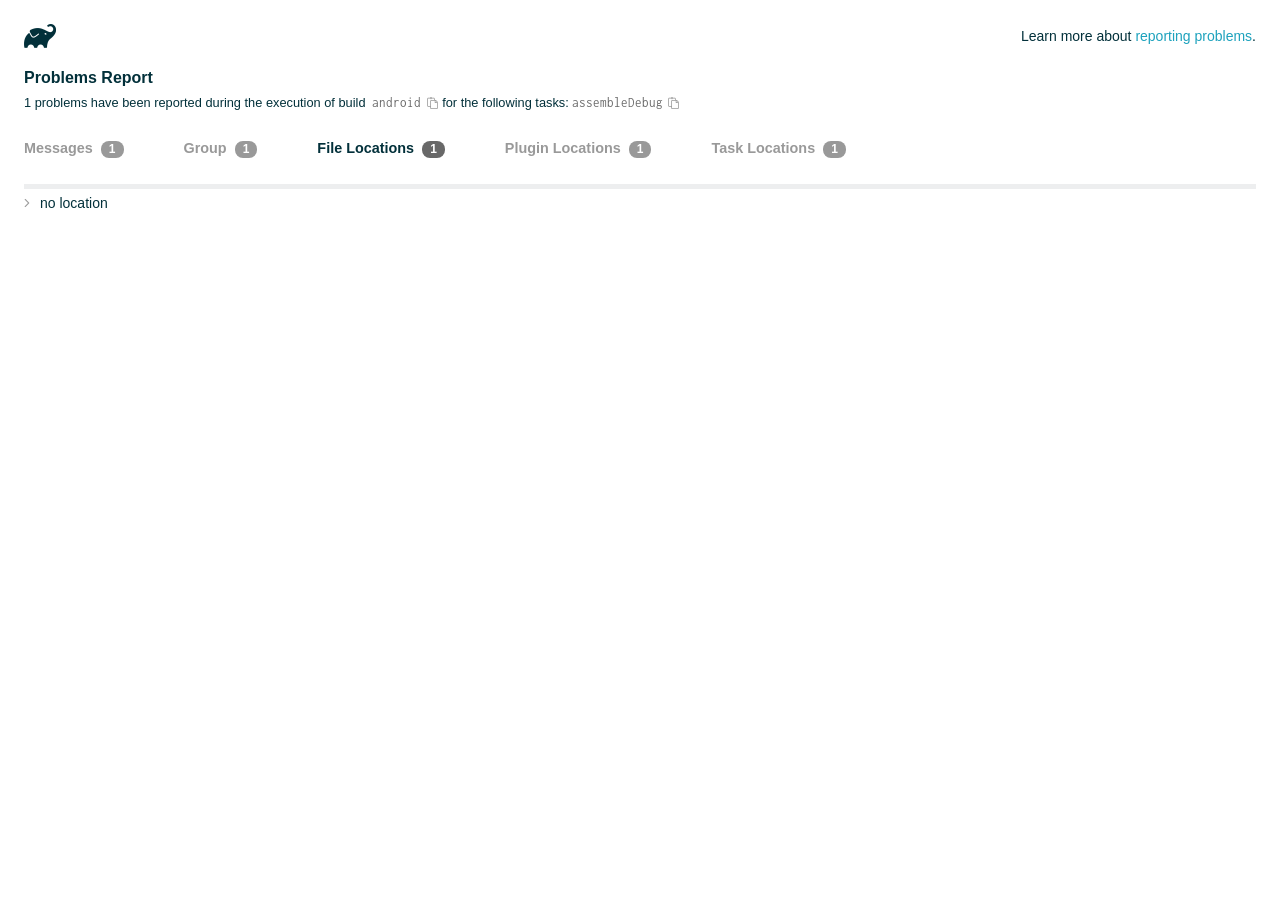
<file: android/build/reports/problems/problems-report.html>
<!DOCTYPE html>

<html lang="en">
<head>
    <!-- Required meta tags -->
    <meta charset="utf-8">
    <meta name="viewport" content="width=device-width, initial-scale=1, shrink-to-fit=no">

                    <style type="text/css">
                /*! normalize.css v7.0.0 | MIT License | github.com/necolas/normalize.css */
html {
    line-height: 1.15;
    -ms-text-size-adjust: 100%;
    -webkit-text-size-adjust: 100%
}

body {
    margin: 0
}

article, aside, footer, header, nav, section {
    display: block
}

h1 {
    font-size: 2em;
    margin: .67em 0
}

figcaption, figure, main {
    display: block
}

figure {
    margin: 1em 40px
}

hr {
    box-sizing: content-box;
    height: 0;
    overflow: visible
}

pre {
    font-family: monospace, monospace;
    font-size: 1em
}

a {
    background-color: transparent;
    -webkit-text-decoration-skip: objects
}

abbr[title] {
    border-bottom: none;
    text-decoration: underline;
    text-decoration: underline dotted
}

b, strong {
    font-weight: inherit
}

b, strong {
    font-weight: bolder
}

code, kbd, samp {
    font-family: monospace, monospace;
    font-size: 1em
}

dfn {
    font-style: italic
}

mark {
    background-color: #ff0;
    color: #000
}

small {
    font-size: 80%
}

sub, sup {
    font-size: 75%;
    line-height: 0;
    position: relative;
    vertical-align: baseline
}

sub {
    bottom: -.25em
}

sup {
    top: -.5em
}

audio, video {
    display: inline-block
}

audio:not([controls]) {
    display: none;
    height: 0
}

img {
    border-style: none
}

svg:not(:root) {
    overflow: hidden
}

button, input, optgroup, select, textarea {
    font-family: sans-serif;
    font-size: 100%;
    line-height: 1.15;
    margin: 0
}

button, input {
    overflow: visible
}

button, select {
    text-transform: none
}

[type=reset], [type=submit], button, html [type=button] {
    -webkit-appearance: button
}

[type=button]::-moz-focus-inner, [type=reset]::-moz-focus-inner, [type=submit]::-moz-focus-inner, button::-moz-focus-inner {
    border-style: none;
    padding: 0
}

[type=button]:-moz-focusring, [type=reset]:-moz-focusring, [type=submit]:-moz-focusring, button:-moz-focusring {
    outline: 1px dotted ButtonText
}

fieldset {
    padding: .35em .75em .625em
}

legend {
    box-sizing: border-box;
    color: inherit;
    display: table;
    max-width: 100%;
    padding: 0;
    white-space: normal
}

progress {
    display: inline-block;
    vertical-align: baseline
}

textarea {
    overflow: auto
}

[type=checkbox], [type=radio] {
    box-sizing: border-box;
    padding: 0
}

[type=number]::-webkit-inner-spin-button, [type=number]::-webkit-outer-spin-button {
    height: auto
}

[type=search] {
    -webkit-appearance: textfield;
    outline-offset: -2px
}

[type=search]::-webkit-search-cancel-button, [type=search]::-webkit-search-decoration {
    -webkit-appearance: none
}

::-webkit-file-upload-button {
    -webkit-appearance: button;
    font: inherit
}

details, menu {
    display: block
}

summary {
    display: list-item
}

canvas {
    display: inline-block
}

template {
    display: none
}

[hidden] {
    display: none
}

/* configuration cache styles */

.report-wrapper {
    margin: 0;
    padding: 0 24px;
}

.gradle-logo {
    width: 32px;
    height: 24px;
    background-image: url("[data-uri]");
    background-size: contain;
}

.header {
    display: flex;
    flex-wrap: wrap;
    top: 0;
    left: 0;
    width: 100%;
    padding-top: 24px;
    background-color: white;
}

.learn-more {
    margin-left: auto;
    align-self: center;
    font-size: 0.875rem;
    font-weight: normal;
}

.title {
    display: flex;
    align-items: center;
    padding: 18px 0 24px 0;
    flex: 1 0 100%;
}

.content {
    font-size: 0.875rem;
    white-space: nowrap;
}

.content ol:first-of-type {
    margin: 0;
}

.tree-btn {
    cursor: pointer;
    display: inline-block;
    width: 16px;
    height: 16px;
    background-size: contain;
    background-repeat: no-repeat;
    vertical-align: middle;
    margin-top: -0.2em;
}

.tree-btn.collapsed {
    background-image: url('data:image/svg+xml;utf8,<svg xmlns="http://www.w3.org/2000/svg" viewBox="0 0 192 512"><path d="M166.9 264.5l-117.8 116c-4.7 4.7-12.3 4.7-17 0l-7.1-7.1c-4.7-4.7-4.7-12.3 0-17L127.3 256 25.1 155.6c-4.7-4.7-4.7-12.3 0-17l7.1-7.1c4.7-4.7 12.3-4.7 17 0l117.8 116c4.6 4.7 4.6 12.3-.1 17z" fill="%23999999" stroke="%23999999"/></svg>');
}

.tree-btn.expanded {
    background-image: url('data:image/svg+xml;utf8,<svg xmlns="http://www.w3.org/2000/svg" viewBox="0 0 256 512"><path d="M119.5 326.9L3.5 209.1c-4.7-4.7-4.7-12.3 0-17l7.1-7.1c4.7-4.7 12.3-4.7 17 0L128 287.3l100.4-102.2c4.7-4.7 12.3-4.7 17 0l7.1 7.1c4.7 4.7 4.7 12.3 0 17L136.5 327c-4.7 4.6-12.3 4.6-17-.1z" fill="%23999999" stroke="%23999999"/></svg>');
}

ul .tree-btn {
    margin-right: 3px;
}

.leaf-icon {
    display: inline-block;
    width: 16px;
    height: 16px;
    background-image: url('data:image/svg+xml;utf8,<svg xmlns="http://www.w3.org/2000/svg" viewBox="0 0 256 512"><path d="M32 256 H224" stroke="%23999999" stroke-width="48" stroke-linecap="round"/></svg>');
    background-size: contain;
    background-repeat: no-repeat;
    vertical-align: middle;
    margin-top: -0.2em;
}

.invisible-text {
    user-select: all; /* Allow the text to be selectable */
    color: transparent; /* Hide the text */
    text-indent: -9999px; /* Move the text out of view */
    position: relative;
    white-space: pre; /* Preserve meaningful whitespace in the invisible text for copying */
}

.text-for-copy {
    display: inline-block;
}

.enum-icon {
    display: inline-block;
    width: 16px;
    height: 16px;
    background-image: url('data:image/svg+xml;utf8,<svg xmlns="http://www.w3.org/2000/svg" viewBox="0 0 1024 1024"><circle cx="512" cy="512" r="200" /></svg>');
    background-size: contain;
    background-repeat: no-repeat;
    vertical-align: middle;
    margin-inline-start: 0.5ex;
    margin-inline-end: 0.5ex;
    margin-top: -0.2em;
}

.error-icon {
    display: inline-block;
    width: 16px;
    height: 16px;
    background-image: url('data:image/svg+xml;utf8,<svg xmlns="http://www.w3.org/2000/svg" viewBox="0 0 320 512"><path d="M193.94 256L296.5 153.44l21.15-21.15c3.12-3.12 3.12-8.19 0-11.31l-22.63-22.63c-3.12-3.12-8.19-3.12-11.31 0L160 222.06 36.29 98.34c-3.12-3.12-8.19-3.12-11.31 0L2.34 120.97c-3.12 3.12-3.12 8.19 0 11.31L126.06 256 2.34 379.71c-3.12 3.12-3.12 8.19 0 11.31l22.63 22.63c3.12 3.12 8.19 3.12 11.31 0L160 289.94 262.56 392.5l21.15 21.15c3.12 3.12 8.19 3.12 11.31 0l22.63-22.63c3.12-3.12 3.12-8.19 0-11.31L193.94 256z" fill="%23FC461E" stroke="%23FC461E"/></svg>');
    background-size: contain;
    background-repeat: no-repeat;
    vertical-align: middle;
    margin-inline-start: 0.5ex;
    margin-inline-end: 0.5ex;
    margin-top: -0.2em;
}

.advice-icon {
    display: inline-block;
    width: 16px;
    height: 16px;
    background-image: url('data:image/svg+xml;utf8,<svg width="800px" height="800px" viewBox="-4.93 0 122.88 122.88" version="1.1" id="Layer_1" xmlns="http://www.w3.org/2000/svg" xmlns:xlink="http://www.w3.org/1999/xlink"  style="enable-background:new 0 0 113.01 122.88" xml:space="preserve"><g><path d="M44.13,102.06c-1.14,0.03-2.14-0.81-2.3-1.96c-0.17-1.2,0.64-2.31,1.82-2.54c-1.3-7.37-4.85-11.43-8.6-15.72 c-2.92-3.34-5.95-6.81-8.34-11.92c-2.35-5.03-3.64-10.23-3.6-15.63c0.05-5.4,1.42-10.96,4.4-16.71c0.02-0.04,0.04-0.07,0.06-0.11 l0,0c3.91-6.62,9.38-11.04,15.47-13.52c5.11-2.09,10.66-2.8,16.1-2.3c5.42,0.5,10.73,2.2,15.37,4.94 c5.9,3.49,10.75,8.67,13.42,15.21c1.44,3.54,2.42,7.49,2.54,11.82c0.12,4.31-0.62,8.96-2.61,13.88 c-2.66,6.59-6.18,10.68-9.47,14.51c-3.03,3.53-5.85,6.81-7.42,11.84c0.89,0.21,1.59,0.94,1.73,1.9c0.17,1.24-0.7,2.39-1.94,2.56 l-0.77,0.11c-0.14,1.09-0.23,2.26-0.27,3.51l0.25-0.04c1.24-0.17,2.39,0.7,2.56,1.94c0.17,1.24-0.7,2.39-1.94,2.56l-0.78,0.11 c0.01,0.15,0.02,0.3,0.03,0.45l0,0c0.07,0.88,0.08,1.73,0.03,2.54l0.13-0.02c1.25-0.15,2.38,0.74,2.54,1.98 c0.15,1.25-0.74,2.38-1.98,2.54l-1.68,0.21c-1.2,3.11-3.34,5.48-5.87,6.94c-1.74,1.01-3.67,1.59-5.61,1.71 c-1.97,0.12-3.96-0.25-5.78-1.13c-2.08-1.02-3.94-2.71-5.29-5.14c-0.65-0.33-1.13-0.97-1.23-1.75c-0.04-0.31-0.01-0.61,0.07-0.89 c-0.39-1.16-0.68-2.43-0.87-3.83l-0.07,0.01c-1.24,0.17-2.39-0.7-2.56-1.94c-0.17-1.24,0.7-2.39,1.94-2.56l0.54-0.08 C44.19,104.32,44.18,103.16,44.13,102.06L44.13,102.06z M2.18,58.86C1.01,58.89,0.04,57.98,0,56.81c-0.04-1.17,0.88-2.14,2.05-2.18 l8.7-0.3c1.17-0.04,2.14,0.88,2.18,2.05c0.04,1.17-0.88,2.14-2.05,2.18L2.18,58.86L2.18,58.86z M110.68,50.25 c1.16-0.12,2.2,0.73,2.32,1.89c0.12,1.16-0.73,2.2-1.89,2.32l-8.66,0.91c-1.16,0.12-2.2-0.73-2.32-1.89 c-0.12-1.16,0.73-2.2,1.89-2.32L110.68,50.25L110.68,50.25z M94.91,14.78c0.65-0.97,1.96-1.23,2.93-0.58 c0.97,0.65,1.23,1.96,0.58,2.93l-4.84,7.24c-0.65,0.97-1.96,1.23-2.93,0.58c-0.97-0.65-1.23-1.96-0.58-2.93L94.91,14.78 L94.91,14.78z M57.63,2.06c0.03-1.17,1-2.09,2.16-2.06c1.17,0.03,2.09,1,2.06,2.16l-0.22,8.7c-0.03,1.17-1,2.09-2.16,2.06 c-1.17-0.03-2.09-1-2.06-2.16L57.63,2.06L57.63,2.06z M13.88,15.53c-0.86-0.8-0.9-2.14-0.11-2.99c0.8-0.86,2.14-0.9,2.99-0.11 l6.37,5.94c0.86,0.8,0.9,2.14,0.11,2.99c-0.8,0.86-2.14,0.9-2.99,0.11L13.88,15.53L13.88,15.53z M47.88,96.95l18.49-2.63 c1.59-6.7,5.05-10.73,8.8-15.08c3.08-3.58,6.36-7.4,8.76-13.34c1.76-4.35,2.41-8.43,2.31-12.19c-0.1-3.75-0.96-7.21-2.24-10.34 c-2.3-5.63-6.51-10.11-11.65-13.15c-4.11-2.43-8.8-3.94-13.59-4.37c-4.77-0.44-9.64,0.19-14.13,2.02 c-5.26,2.15-9.99,5.97-13.39,11.72c-2.64,5.12-3.86,10.02-3.9,14.73c-0.04,4.74,1.11,9.33,3.2,13.8c2.13,4.56,4.97,7.8,7.69,10.92 C42.47,83.9,46.48,88.49,47.88,96.95L47.88,96.95z M65.62,99.02l-17.27,2.45c0.05,1.1,0.07,2.25,0.05,3.47l17.05-2.42 C65.47,101.29,65.52,100.12,65.62,99.02L65.62,99.02z M48.49,109.52c0.12,0.92,0.3,1.76,0.53,2.54l16.55-2.04 c0.11-0.86,0.13-1.77,0.05-2.74l0,0l0-0.02l-0.01-0.17L48.49,109.52L48.49,109.52z M51.37,116.36c0.64,0.67,1.35,1.19,2.1,1.55 c1.15,0.56,2.42,0.79,3.67,0.72c1.29-0.08,2.57-0.47,3.74-1.15c1.1-0.64,2.09-1.53,2.88-2.65L51.37,116.36L51.37,116.36z"/></g></svg>');
    background-size: contain;
    background-repeat: no-repeat;
    vertical-align: middle;
    margin-inline-start: 0.5ex;
    margin-inline-end: 0.5ex;
    margin-top: -0.2em;
}

.warning-icon {
    display: inline-block;
    width: 13px;
    height: 13px;
    background-image: url('data:image/svg+xml;utf8,<svg xmlns="http://www.w3.org/2000/svg" viewBox="0 0 576 512"><path d="M270.2 160h35.5c3.4 0 6.1 2.8 6 6.2l-7.5 196c-.1 3.2-2.8 5.8-6 5.8h-20.5c-3.2 0-5.9-2.5-6-5.8l-7.5-196c-.1-3.4 2.6-6.2 6-6.2zM288 388c-15.5 0-28 12.5-28 28s12.5 28 28 28 28-12.5 28-28-12.5-28-28-28zm281.5 52L329.6 24c-18.4-32-64.7-32-83.2 0L6.5 440c-18.4 31.9 4.6 72 41.6 72H528c36.8 0 60-40 41.5-72zM528 480H48c-12.3 0-20-13.3-13.9-24l240-416c6.1-10.6 21.6-10.7 27.7 0l240 416c6.2 10.6-1.5 24-13.8 24z" fill="%23DEAD22" stroke="%23DEAD22"/></svg>');
    background-size: contain;
    background-repeat: no-repeat;
    vertical-align: middle;
    margin-inline-start: 0.3ex;
    margin-inline-end: 1.1ex;
    margin-top: -0.1em;
}

.documentation-button {
    cursor: pointer;
    display: inline-block;
    width: 13px;
    height: 13px;
    background-image: url('data:image/svg+xml;utf8,<svg xmlns="http://www.w3.org/2000/svg" viewBox="0 0 512 512"><path d="M256 340c-15.464 0-28 12.536-28 28s12.536 28 28 28 28-12.536 28-28-12.536-28-28-28zm7.67-24h-16c-6.627 0-12-5.373-12-12v-.381c0-70.343 77.44-63.619 77.44-107.408 0-20.016-17.761-40.211-57.44-40.211-29.144 0-44.265 9.649-59.211 28.692-3.908 4.98-11.054 5.995-16.248 2.376l-13.134-9.15c-5.625-3.919-6.86-11.771-2.645-17.177C185.658 133.514 210.842 116 255.67 116c52.32 0 97.44 29.751 97.44 80.211 0 67.414-77.44 63.849-77.44 107.408V304c0 6.627-5.373 12-12 12zM256 40c118.621 0 216 96.075 216 216 0 119.291-96.61 216-216 216-119.244 0-216-96.562-216-216 0-119.203 96.602-216 216-216m0-32C119.043 8 8 119.083 8 256c0 136.997 111.043 248 248 248s248-111.003 248-248C504 119.083 392.957 8 256 8z" fill="%23999999" stroke="%23999999"/></svg>');
    background-size: contain;
    background-repeat: no-repeat;
    vertical-align: middle;
    margin-inline-start: 0.5ex;
    margin-inline-end: 0.5ex;
    margin-top: -0.2em;
}

.documentation-button::selection {
    color: transparent;
}

.documentation-button:hover {
    color: transparent;
}

.copy-button {
    cursor: pointer;
    display: inline-block;
    width: 12px;
    height: 12px;
    background-image: url('data:image/svg+xml;utf8,<svg xmlns="http://www.w3.org/2000/svg" viewBox="0 0 448 512"><path d="M433.941 193.941l-51.882-51.882A48 48 0 0 0 348.118 128H320V80c0-26.51-21.49-48-48-48h-66.752C198.643 13.377 180.858 0 160 0s-38.643 13.377-45.248 32H48C21.49 32 0 53.49 0 80v288c0 26.51 21.49 48 48 48h80v48c0 26.51 21.49 48 48 48h224c26.51 0 48-21.49 48-48V227.882a48 48 0 0 0-14.059-33.941zm-22.627 22.627a15.888 15.888 0 0 1 4.195 7.432H352v-63.509a15.88 15.88 0 0 1 7.431 4.195l51.883 51.882zM160 30c9.941 0 18 8.059 18 18s-8.059 18-18 18-18-8.059-18-18 8.059-18 18-18zM48 384c-8.822 0-16-7.178-16-16V80c0-8.822 7.178-16 16-16h66.752c6.605 18.623 24.389 32 45.248 32s38.643-13.377 45.248-32H272c8.822 0 16 7.178 16 16v48H176c-26.51 0-48 21.49-48 48v208H48zm352 96H176c-8.822 0-16-7.178-16-16V176c0-8.822 7.178-16 16-16h144v72c0 13.2 10.8 24 24 24h72v208c0 8.822-7.178 16-16 16z" fill="%23999999" stroke="%23999999"/></svg>');
    background-size: contain;
    background-repeat: no-repeat;
    vertical-align: middle;
    margin-inline-start: 0.5ex;
    margin-top: -0.2em;
}

.groups{
    display: flex;
    border-bottom: 1px solid #EDEEEF;
    flex: 1 0 100%;
}

.uncategorized {
    display: flex;
    border-top: 4px solid #EDEEEF;
    flex: 1 0 100%;
}

.group-selector {
    padding: 0 52px 24px 0;
    font-size: 0.9rem;
    font-weight: bold;
    color: #999999;
    cursor: pointer;
}

.group-selector__count {
    margin: 0 8px;
    border-radius: 8px;
    background-color: #999;
    color: #fff;
    padding: 1px 8px 2px;
    font-size: 0.75rem;
}

.group-selector--active {
    color: #02303A;
    cursor: auto;
}

.group-selector--active .group-selector__count {
    background-color: #686868;
}

.group-selector--disabled {
    cursor: not-allowed;
}

.accordion-header {
    cursor: pointer;
}

.container {
    padding-left: 0.5em;
    padding-right: 0.5em;
}

.stacktrace {
    border-radius: 4px;
    overflow-x: auto;
    padding: 0.5rem;
    margin-bottom: 0;
    min-width: 1000px;
}

/* Lato (bold, regular) */
@font-face {
    font-display: swap;
    font-family: Lato;
    font-weight: 500;
    font-style: normal;
    src: url("https://assets.gradle.com/lato/fonts/lato-semibold/lato-semibold.woff2") format("woff2"),
    url("https://assets.gradle.com/lato/fonts/lato-semibold/lato-semibold.woff") format("woff");
}

@font-face {
    font-display: swap;
    font-family: Lato;
    font-weight: bold;
    font-style: normal;
    src: url("https://assets.gradle.com/lato/fonts/lato-bold/lato-bold.woff2") format("woff2"),
    url("https://assets.gradle.com/lato/fonts/lato-bold/lato-bold.woff") format("woff");
}

* {
    -webkit-box-sizing: border-box;
    -moz-box-sizing: border-box;
    box-sizing: border-box;
}

html,
body {
    margin: 0;
    padding: 0;
}

html {
    font-family: "Lato", "Helvetica Neue", Arial, sans-serif;
    font-size: 16px;
    font-weight: 400;
    line-height: 1.5;
}

body {
    color: #02303A;
    background-color: #ffffff;
    -webkit-text-size-adjust: 100%;
    -ms-text-size-adjust: 100%;
    -webkit-font-smoothing: antialiased;
}


/* typography */
h1, h2, h3, h4, h5, h6 {
    color: #02303A;
    text-rendering: optimizeLegibility;
    margin: 0;
}

h1 {
    font-size: 1rem;
}

h2 {
    font-size: 0.9rem;
}

h3 {
    font-size: 1.125rem;
}

h4, h5, h6 {
    font-size: 0.875rem;
}

h1 code {
    font-weight: bold;
}

ul, ol, dl {
    list-style-position: outside;
    line-height: 1.6;
    padding: 0;
    margin: 0 0 0 20px;
    list-style-type: none;
}

li {
    line-height: 2;
}

a {
    color: #1DA2BD;
    text-decoration: none;
    transition: all 0.3s ease, visibility 0s;
}

a:hover {
    color: #35c1e4;
}

/* code */
code, pre {
    font-family: Inconsolata, Monaco, "Courier New", monospace;
    font-style: normal;
    font-variant-ligatures: normal;
    font-variant-caps: normal;
    font-variant-numeric: normal;
    font-variant-east-asian: normal;
    font-weight: normal;
    font-stretch: normal;
    color: #686868;
}

*:not(pre) > code {
    letter-spacing: 0;
    padding: 0.1em 0.5ex;
    text-rendering: optimizeSpeed;
    word-spacing: -0.15em;
    word-wrap: break-word;
}

pre {
    font-size: 0.75rem;
    line-height: 1.8;
    margin-top: 0;
    margin-bottom: 1.5em;
    padding: 1rem;
}

pre code {
    background-color: transparent;
    color: inherit;
    line-height: 1.8;
    font-size: 100%;
    padding: 0;
}

a code {
    color: #1BA8CB;
}

pre.code, pre.programlisting, pre.screen, pre.tt {
    background-color: #f7f7f8;
    border-radius: 4px;
    font-size: 1em;
    line-height: 1.45;
    margin-bottom: 1.25em;
    overflow-x: auto;
    padding: 1rem;
}

li em, p em {
    padding: 0 1px;
}

code em, tt em {
    text-decoration: none;
}

code + .copy-button {
    margin-inline-start: 0.2ex;
}

.java-exception {
    font-size: 0.75rem;
    padding-left: 24px;
}

.java-exception ul {
    margin: 0;
    line-height: inherit;
}

.java-exception code {
    white-space: pre;
}

.java-exception-part-toggle {
    user-select: none;
    cursor: pointer;
    border-radius: 2px;
    padding: 0.1em 0.2em;
    background: azure;
    color: #686868;
}

                </style>
    <!-- Inconsolata is used as a default monospace font in the report. -->
    <link rel="stylesheet" href="https://fonts.googleapis.com/css?family=Inconsolata:400,700" />

    <title>Gradle Configuration Cache</title>
</head>
<body>

<div id="playground"></div>

<div class="report" id="report">
    Loading...
</div>

<script type="text/javascript">
function configurationCacheProblems() { return (
// begin-report-data
{"diagnostics":[{"locations":[{"pluginId":"kotlin-android"}],"problem":[{"text":"Deprecated 'org.jetbrains.kotlin.android' plugin usage"}],"severity":"WARNING","problemDetails":[{"text":"The 'org.jetbrains.kotlin.android' plugin in project ':app' is no longer required for Kotlin support since AGP 9.0."}],"contextualLabel":"Deprecated 'org.jetbrains.kotlin.android' plugin usage","documentationLink":"https://kotl.in/gradle/agp-built-in-kotlin","problemId":[{"name":"kgp:deprecation","displayName":"Kotlin Gradle Plugin Deprecation"},{"name":"kotlin","displayName":"Kotlin"},{"name":"deprecated-kotlin-android-plugin","displayName":"Deprecated 'org.jetbrains.kotlin.android' plugin usage"}],"solutions":[[{"text":"Remove both `android.builtInKotlin=true` and `android.newDsl=false` from `gradle.properties`, then migrate to built-in Kotlin."}]]}],"problemsReport":{"totalProblemCount":1,"buildName":"android","requestedTasks":"assembleDebug","documentationLink":"https://docs.gradle.org/9.3.1/userguide/reporting_problems.html","documentationLinkCaption":"Problem report","summaries":[]}}
// end-report-data
);}
</script>
                <script type="text/javascript">
                !function(n,t){"object"==typeof exports&&"object"==typeof module?module.exports=t():"function"==typeof define&&define.amd?define([],t):"object"==typeof exports?exports["configuration-cache-report"]=t():n["configuration-cache-report"]=t()}(globalThis,()=>{return void 0===Math.imul&&(Math.imul=function(n,t){return(4294901760&n)*(65535&t)+(65535&n)*(0|t)|0}),void 0===ArrayBuffer.isView&&(ArrayBuffer.isView=function(n){return null!=n&&null!=n.__proto__&&n.__proto__.__proto__===Int8Array.prototype.__proto__}),void 0===Array.prototype.fill&&Object.defineProperty(Array.prototype,"fill",{value:function(n){if(null==this)throw new TypeError("this is null or not defined");for(var t=Object(this),r=t.length>>>0,i=0|arguments[1],e=i<0?Math.max(r+i,0):Math.min(i,r),u=arguments[2],o=void 0===u?r:0|u,a=o<0?Math.max(r+o,0):Math.min(o,r);e<a;)t[e]=n,e++;return t}}),[Int8Array,Int16Array,Uint16Array,Int32Array,Float32Array,Float64Array].forEach(function(n){void 0===n.prototype.fill&&Object.defineProperty(n.prototype,"fill",{value:Array.prototype.fill})}),void 0===Math.clz32&&(Math.clz32=(n=Math.log,t=Math.LN2,function(r){var i=r>>>0;return 0===i?32:31-(n(i)/t|0)|0})),globalThis["org.gradle.buildtool.internal:configuration-cache-report"]=function(n){"use strict";var t,r,i,e,u,o,a,f,s,c,h,l,_,v,g,d,w,b,m,p,k,y,q,j,B,C,x,P,S,I,z,T,L,E,M,N,A,F,D,O,R,H,$,G,U,Q,V,W,Y,K,Z,J,X,nn,tn,rn,en,un,on,an,fn,sn,cn,hn,ln,_n,vn,gn,dn,wn,bn,mn,pn,kn,yn,qn,jn,Bn,Cn,xn,Pn,Sn,In,zn,Tn,Ln=Math.imul,En=ArrayBuffer.isView,Mn=Math.clz32;function Nn(){}function An(){}function Fn(){}function Dn(n,t){if(!(t>=0))throw ue($t("Requested element count "+t+" is less than zero."));return function(n,t){if(!(t>=0))throw ue($t("Requested element count "+t+" is less than zero."));if(0===t)return ou();if(t>=n.length)return function(n){switch(n.length){case 0:return ou();case 1:return $r(n[0]);default:return function(n){return oi(function(n,t){return new hu(n,t=t!==b&&t)}(n))}(n)}}(n);if(1===t)return $r(n[0]);var r=0,i=ui(t),e=0,u=n.length;n:for(;e<u;){var o=n[e];if(e=e+1|0,i.h(o),(r=r+1|0)===t)break n}return i}(n,tt(n.length-t|0,0))}function On(n,t,r,i,e,u,o){return t=t===b?", ":t,r=r===b?"":r,i=i===b?"":i,e=e===b?-1:e,u=u===b?"...":u,o=o===b?null:o,function(n,t,r,i,e,u,o,a){r=r===b?", ":r,i=i===b?"":i,e=e===b?"":e,u=u===b?-1:u,o=o===b?"...":o,a=a===b?null:a,t.i(i);var f=0,s=0,c=n.length;n:for(;s<c;){var h=n[s];if(s=s+1|0,(f=f+1|0)>1&&t.i(r),!(u<0||f<=u))break n;Tu(t,h,a)}return u>=0&&f>u&&t.i(o),t.i(e),t}(n,Le(),t,r,i,e,u,o).toString()}function Rn(n){return n.length-1|0}function Hn(n,t,r,i,e,u,o){return t=t===b?", ":t,r=r===b?"":r,i=i===b?"":i,e=e===b?-1:e,u=u===b?"...":u,o=o===b?null:o,$n(n,Le(),t,r,i,e,u,o).toString()}function $n(n,t,r,i,e,u,o,a){r=r===b?", ":r,i=i===b?"":i,e=e===b?"":e,u=u===b?-1:u,o=o===b?"...":o,a=a===b?null:a,t.i(i);var f=0,s=n.j();n:for(;s.k();){var c=s.l();if((f=f+1|0)>1&&t.i(r),!(u<0||f<=u))break n;Tu(t,c,a)}return u>=0&&f>u&&t.i(o),t.i(e),t}function Gn(n){return new nt(n)}function Un(n){if(n.m())throw we("List is empty.");return n.n(0)}function Qn(n){if(zr(n,vt)){var t;switch(n.o()){case 0:t=ou();break;case 1:t=$r(zr(n,_t)?n.n(0):n.j().l());break;default:t=Vn(n)}return t}return au(Zn(n))}function Vn(n){return oi(n)}function Wn(n){if(zr(n,vt)&&n.o()<=1)return Qn(n);var t=Zn(n);return function(n){var t=(n.o()/2|0)-1|0;if(t<0)return k;var r=fu(n),i=0;if(i<=t)do{var e=i;i=i+1|0;var u=n.n(e);n.z1(e,n.n(r)),n.z1(r,u),r=r-1|0}while(e!==t)}(t),t}function Yn(n,t){if(!(t>=0))throw ue($t("Requested element count "+t+" is less than zero."));return function(n,t){if(!(t>=0))throw ue($t("Requested element count "+t+" is less than zero."));if(0===t)return ou();if(zr(n,vt)){if(t>=n.o())return Qn(n);if(1===t)return $r(function(n){if(zr(n,_t))return Un(n);var t=n.j();if(!t.k())throw we("Collection is empty.");return t.l()}(n))}var r=0,i=ui(t),e=n.j();n:for(;e.k();){var u=e.l();if(i.h(u),(r=r+1|0)===t)break n}return au(i)}(n,tt(n.o()-t|0,0))}function Kn(n,t){if(!(t>=0))throw ue($t("Requested element count "+t+" is less than zero."));if(0===t)return ou();var r=n.o();if(t>=r)return Qn(n);if(1===t)return $r(Jn(n));var i=ui(t);if(zr(n,Yi)){var e=r-t|0;if(e<r)do{var u=e;e=e+1|0,i.h(n.n(u))}while(e<r)}else for(var o=n.p(r-t|0);o.k();){var a=o.l();i.h(a)}return i}function Zn(n){return zr(n,vt)?Vn(n):Xn(n,ei())}function Jn(n){if(n.m())throw we("List is empty.");return n.n(fu(n))}function Xn(n,t){for(var r=n.j();r.k();){var i=r.l();t.h(i)}return t}function nt(n){this.r_1=n}function tt(n,t){return n<t?t:n}function rt(n,t){return n>t?t:n}function it(n,t){return E.u(n,t,-1)}function et(n,t){return new bu(n,t)}function ut(n){var t=n.j();if(!t.k())return ou();var r=t.l();if(!t.k())return $r(r);var i=ei();for(i.h(r);t.k();)i.h(t.l());return i}function ot(n){this.v_1=n}function at(n,t){this.w_1=n,this.x_1=t}function ft(n){return n}function st(n,t){return n-t|0}function ct(n){return n}function ht(n){return String.fromCharCode(n)}function lt(){}function _t(){}function vt(){}function gt(){}function dt(){}function wt(){}function bt(){}function mt(n,t){this.g1_1=n,this.h1_1=t}function pt(n){var t=null==n?null:$t(n);return null==t?"null":t}function kt(){t=this,this.j1_1=new yt(0,-2147483648),this.k1_1=new yt(-1,2147483647),this.l1_1=8,this.m1_1=64}function yt(n,r){null==t&&new kt,Fn.call(this),this.n1_1=n,this.o1_1=r}function qt(n){var t=n>>5,r=new Int32Array(t+1|0),i=1<<(31&n);return r[t]=r[t]|i,r}function jt(){}function Bt(n){this.y1_1=n,this.x1_1=0}function Ct(){return It(),r}function xt(){return It(),i}function Pt(){return It(),e}function St(){return It(),u}function It(){a||(a=!0,r=new ArrayBuffer(8),i=new Float64Array(Ct()),new Float32Array(Ct()),e=new Int32Array(Ct()),xt()[0]=-1,u=0!==Pt()[0]?1:0,o=1-St()|0)}function zt(n,t){return Tt(n)?Lt(n,t):n.b(t)}function Tt(n){return"string"==typeof n}function Lt(n,t){return n.charCodeAt(t)}function Et(n){return Tt(n)?n.length:n.a()}function Mt(n,t,r){return Tt(n)?Re(n,t,r):n.c(t,r)}function Nt(n){return $t(n)}function At(n,t){var r;switch(typeof n){case"number":r="number"==typeof t?Ft(n,t):t instanceof yt?Ft(n,t.v1()):Dt(n,t);break;case"string":case"boolean":r=Dt(n,t);break;default:r=function(n,t){return n.d(t)}(n,t)}return r}function Ft(n,t){var r;if(n<t)r=-1;else if(n>t)r=1;else if(n===t){var i;if(0!==n)i=0;else{var e=1/n;i=e===1/t?0:e<0?-1:1}r=i}else r=n!=n?t!=t?0:1:-1;return r}function Dt(n,t){return n<t?-1:n>t?1:0}function Ot(n){if(!("kotlinHashCodeValue$"in n)){var t=Rt(),r=new Object;r.value=t,r.enumerable=!1,Object.defineProperty(n,"kotlinHashCodeValue$",r)}return n.kotlinHashCodeValue$}function Rt(){return 4294967296*Math.random()|0}function Ht(n){return n=n===b?null:n,Object.create(n)}function $t(n){return null==n?"null":function(n){return t=n,Array.isArray(t)||En(n);var t}(n)?"[...]":"function"!=typeof n.toString?function(n){return Object.prototype.toString.call(n)}(n):n.toString()}function Gt(n){if(null==n)return 0;var t,r=typeof n;switch(r){case"object":t="function"==typeof n.hashCode?n.hashCode():Ot(n);break;case"function":t=Ot(n);break;case"number":t=function(n){return It(),(0|n)===n?Sr(n):(xt()[0]=n,Ln(Pt()[(It(),o)],31)+Pt()[St()]|0)}(n);break;case"boolean":t=Ut(n);break;case"string":t=Qt(String(n));break;case"bigint":t=function(n){for(var t=BigInt(32),r=BigInt(4294967295),i=n<0?-n:n,e=0,u=n<0?-1:1;0!=i;){var o=Number(i&r);e=Ln(31,e)+o|0,i>>=t}return Ln(e,u)}(n);break;case"symbol":t=function(n){var t,r=(t=n,Symbol.keyFor(t)!=b?(f===b&&(f=new Map),f):(s===b&&(s=new WeakMap),s)),i=r.get(n);if(i!==b)return i;var e=Rt();return r.set(n,e),e}(n);break;default:t=function(){throw new Error("Unexpected typeof `"+r+"`")}()}return t}function Ut(n){return n?1231:1237}function Qt(n){var t=0,r=0,i=n.length-1|0;if(r<=i)do{var e=r;r=r+1|0;var u=n.charCodeAt(e);t=Ln(t,31)+u|0}while(e!==i);return t}function Vt(n,t){return null==n?null==t:null!=t&&("object"==typeof n&&"function"==typeof n.equals?n.equals(t):n!=n?t!=t:"number"==typeof n&&"number"==typeof t?n===t&&(0!==n||1/n==1/t):n===t)}function Wt(n,t){null!=Error.captureStackTrace?Error.captureStackTrace(n,t):n.stack=(new Error).stack}function Yt(n){return n.prototype}function Kt(n){return n===b}function Zt(n,t,r){Jt(n,"message",function(n,t){var r;if(Kt(n)){var i;if(Kt(t))i=n;else{var e=null==t?null:t.toString();i=null==e?b:e}r=i}else r=null==n?b:n;return r}(t,r)),Jt(n,"cause",r),Jt(n,"name",Object.getPrototypeOf(n).constructor.name)}function Jt(n,t,r){Object.defineProperty(n,t,{configurable:!0,writable:!0,value:r})}function Xt(n){var t;return null==n?function(){throw Ce()}():t=n,t}function nr(){throw Pe()}function tr(){throw Ie()}function rr(){return qr(),c}function ir(){return qr(),h}function er(){return qr(),l}function ur(){return qr(),v}function or(){return qr(),g}function ar(n,t){if(qr(),_r(n,t))return 0;var r=gr(n),i=gr(t);return r&&!i?-1:!r&&i?1:gr(sr(n,t))?-1:1}function fr(n,t){qr();var r=n.o1_1>>>16|0,i=65535&n.o1_1,e=n.n1_1>>>16|0,u=65535&n.n1_1,o=t.o1_1>>>16|0,a=65535&t.o1_1,f=t.n1_1>>>16|0,s=0,c=0,h=0,l=0;return s=(s=s+((c=(c=c+((h=(h=h+((l=l+(u+(65535&t.n1_1)|0)|0)>>>16|0)|0)+(e+f|0)|0)>>>16|0)|0)+(i+a|0)|0)>>>16|0)|0)+(r+o|0)|0,new yt((h&=65535)<<16|(l&=65535),(s&=65535)<<16|(c&=65535))}function sr(n,t){return qr(),fr(n,t.s1())}function cr(n,t){if(qr(),dr(n))return rr();if(dr(t))return rr();if(_r(n,ur()))return wr(t)?ur():rr();if(_r(t,ur()))return wr(n)?ur():rr();if(gr(n))return gr(t)?cr(br(n),br(t)):br(cr(br(n),t));if(gr(t))return br(cr(n,br(t)));if(mr(n,or())&&mr(t,or()))return pr(hr(n)*hr(t));var r=n.o1_1>>>16|0,i=65535&n.o1_1,e=n.n1_1>>>16|0,u=65535&n.n1_1,o=t.o1_1>>>16|0,a=65535&t.o1_1,f=t.n1_1>>>16|0,s=65535&t.n1_1,c=0,h=0,l=0,_=0;return l=l+((_=_+Ln(u,s)|0)>>>16|0)|0,_&=65535,h=(h=h+((l=l+Ln(e,s)|0)>>>16|0)|0)+((l=(l&=65535)+Ln(u,f)|0)>>>16|0)|0,l&=65535,c=(c=(c=c+((h=h+Ln(i,s)|0)>>>16|0)|0)+((h=(h&=65535)+Ln(e,f)|0)>>>16|0)|0)+((h=(h&=65535)+Ln(u,a)|0)>>>16|0)|0,h&=65535,c=c+(((Ln(r,s)+Ln(i,f)|0)+Ln(e,a)|0)+Ln(u,o)|0)|0,new yt(l<<16|_,(c&=65535)<<16|h)}function hr(n){return qr(),4294967296*n.o1_1+function(n){return qr(),n.n1_1>=0?n.n1_1:4294967296+n.n1_1}(n)}function lr(n,t){if(qr(),t<2||36<t)throw ie("radix out of range: "+t);if(dr(n))return"0";if(gr(n)){if(_r(n,ur())){var r=vr(t),i=n.r1(r),e=sr(cr(i,r),n).u1();return lr(i,t)+e.toString(t)}return"-"+lr(br(n),t)}for(var u=2===t?31:t<=10?9:t<=21?7:t<=35?6:5,o=pr(Math.pow(t,u)),a=n,f="";;){var s=a.r1(o),c=sr(a,cr(s,o)).u1().toString(t);if(dr(a=s))return c+f;for(;c.length<u;)c="0"+c;f=c+f}}function _r(n,t){return qr(),n.o1_1===t.o1_1&&n.n1_1===t.n1_1}function vr(n){return qr(),new yt(n,n<0?-1:0)}function gr(n){return qr(),n.o1_1<0}function dr(n){return qr(),0===n.o1_1&&0===n.n1_1}function wr(n){return qr(),!(1&~n.n1_1)}function br(n){return qr(),n.s1()}function mr(n,t){return qr(),ar(n,t)<0}function pr(n){if(qr(),(t=n)!=t)return rr();if(n<=-0x8000000000000000)return ur();if(n+1>=0x8000000000000000)return qr(),_;if(n<0)return br(pr(-n));var t,r=4294967296;return new yt(n%r|0,n/r|0)}function kr(n,t){return qr(),ar(n,t)>0}function yr(n,t){return qr(),ar(n,t)>=0}function qr(){d||(d=!0,c=vr(0),h=vr(1),l=vr(-1),_=new yt(-1,2147483647),v=new yt(0,-2147483648),g=vr(16777216))}function jr(n,t,r,i,e,u,o,a,f){null!=e&&(t.prototype=Object.create(e.prototype),t.prototype.constructor=t);var s=function(n,t,r,i,e,u){return{kind:n,simpleName:t,associatedObjectKey:i,associatedObjects:e,suspendArity:u,$kClass$:b,defaultConstructor:r,iid:"interface"===n?(w===b&&(w=0),w=w+1|0):b}}(n,r,i,a,f,o);t.$metadata$=s,null!=u&&((Vt(s.iid,b)?t.prototype:t).$imask$=function(n){for(var t=1,r=[],i=0,e=n.length;i<e;){var u=n[i];i=i+1|0;var o=t,a=u.prototype.$imask$,f=null==a?u.$imask$:a;null!=f&&(r.push(f),o=f.length);var s=u.$metadata$.iid,c=null==s?null:qt(s);null!=c&&(r.push(c),o=Math.max(o,c.length)),o>t&&(t=o)}return function(n,t){for(var r=0,i=new Int32Array(n);r<n;){for(var e=r,u=0,o=0,a=t.length;o<a;){var f=t[o];o=o+1|0,e<f.length&&(u|=f[e])}i[e]=u,r=r+1|0}return i}(t,r)}(u))}function Br(n,t,r,i,e,u,o,a){jr("class",n,t,r,i,e,u,o,a)}function Cr(n,t,r,i,e,u,o,a){jr("object",n,t,r,i,e,u,o,a)}function xr(n,t,r,i,e,u,o,a){jr("interface",n,t,r,i,e,u,o,a)}function Pr(n,t,r,i){Cr(n,"Companion",b,t,r,i,b,b)}function Sr(n){return n instanceof yt?n.u1():function(n){return n>2147483647?2147483647:n<-2147483648?-2147483648:0|n}(n)}function Ir(n,t){return new Pu(n,t)}function zr(n,t){return function(n,t){var r=n.$imask$;return null!=r&&function(n,t){var r=t>>5;if(r>n.length)return!1;var i=1<<(31&t);return!(0===(n[r]&i))}(r,t)}(n,t.$metadata$.iid)}function Tr(n){return"string"==typeof n||zr(n,Nn)}function Lr(n){return new fi(n)}function Er(n,t,r){for(var i=new Int32Array(r),e=0,u=0,o=0,a=0,f=n.length;a<f;){var s=Lt(n,a);a=a+1|0;var c=t[ct(s)];if(u|=(31&c)<<o,c<32){var h=e;e=h+1|0,i[h]=u,u=0,o=0}else o=o+5|0}return i}function Mr(n,t){for(var r=0,i=n.length-1|0,e=-1,u=0;r<=i;)if(t>(u=n[e=(r+i|0)/2|0]))r=e+1|0;else{if(t===u)return e;i=e-1|0}return e-(t<u?1:0)|0}function Nr(){m=this;var n="ABCDEFGHIJKLMNOPQRSTUVWXYZabcdefghijklmnopqrstuvwxyz0123456789+/",t=new Int32Array(128),r=0,i=Et(n)-1|0;if(r<=i)do{var e=r;r=r+1|0,t[ct(Lt(n,e))]=e}while(r<=i);var u=Er("[base64]/DxENVNU+B9zCwBwBPPCkDPNnBPqDYY1R8B7FkFgTgwGgwUwmBgKwBuBScmEP/BPPPPPPrBP8B7F1B/ErBqC6B7BiBmBfQsBUwCw/KwqIwLwETPcPjQgJxFgBlBsD",t,222),o=new Int32Array(u.length),a=0,f=u.length-1|0;if(a<=f)do{var s=a;a=a+1|0,o[s]=0===s?u[s]:o[s-1|0]+u[s]|0}while(a<=f);this.a2_1=o,this.b2_1=Er("[base64]/BPPPPPPBPf4FrBjEhBpC3B5BKaWPrBOwCk/KsCuLqDHPbPxPsFtEaaqDL",t,222),this.c2_1=Er("[base64]//v+85BkwvoIsgoyI4yguI0whiwEowri4CoghsJowgqYowgm4DkwgsY/nwnzPowhmYkg6wI8yggZswikwHgxgmIoxgqYkwgk4DkxgmIkgoioBsgssoBgzgyI8g9gL8g9kI0wgwJoxgkoC0wgioFkw/[base64]//3q16B///q1qBH/qlqq9Bholqq9B1i00a1q10qD1op1HkwmigEigiy6Cptogq1Bixo1kDq7/j00B2qgoBWGFm1lz50B6s5q1+BGWhggzhwBFFhgk4//Bo2jigE8wguI8wguI8wgugUog1qoB4qjmIwwi2KgkYHHH4lBgiFWkgIWoghssMmz5smrBZ3q1y50B5sm7gzBtz1smzB5smz50BqzqtmzB5sgzqzBF2/9//5BowgoIwmnkzPkwgk4C8ys65BkgoqI0wgy6FghquZo2giY0ghiIsgh24B4ghsQ8QF/v1q1OFs0O8iCHHF1qggz/B8wg6Iznv+//B08QgohsjK0QGFk7hsQ4gB",t,222)}function Ar(){return null==m&&new Nr,m}function Fr(){p=this,this.d2_1=new Int32Array([170,186,688,704,736,837,890,7468,7544,7579,8305,8319,8336,8560,9424,11388,42652,42864,43e3,43868]),this.e2_1=new Int32Array([1,1,9,2,5,1,1,63,1,37,1,1,13,16,26,2,2,1,2,4])}function Dr(){return null==p&&new Fr,p}function Or(){}function Rr(){}function Hr(n){return function(n){if(n.m())return[];for(var t=n.o(),r=Array(t),i=n.j(),e=0;i.k();){var u=e;e=u+1|0,r[u]=i.l()}return r}(n)}function $r(n){return new fi([n])}function Gr(n){return n<0&&function(){throw ke("Index overflow has happened.")}(),n}function Ur(n){return void 0!==n.toArray?n.toArray():Hr(n)}function Qr(n){return function(n,t){for(var r=0,i=n.length;r<i;){var e=n[r];r=r+1|0,t.h(e)}return t}(i=[n],(t=i.length,r=Ht(Yt(yi)),ki(t,1,r),r));var t,r,i}function Vr(){Ve.call(this)}function Wr(n){this.i2_1=n,this.g2_1=0,this.h2_1=-1}function Yr(n,t){this.m2_1=n,Wr.call(this,n),P.o2(t,this.m2_1.o()),this.g2_1=t}function Kr(){Vr.call(this),this.r2_1=0}function Zr(){iu.call(this),this.y2_1=null,this.z2_1=null}function Jr(){Vr.call(this)}function Xr(n){if(!(n>=0))throw ue($t("capacity must be non-negative."));return Array(n)}function ni(n,t,r){n.fill(null,t,r)}function ti(n,t){return function(n,t){if(!(t>=0))throw ue($t("Invalid new array size: "+t+"."));return function(n,t){var r=n.slice(0,t);void 0!==n.$type$&&(r.$type$=n.$type$);var i=n.length;if(t>i)for(r.length=t;i<t;){var e=i;i=e+1|0,r[e]=null}return r}(n,t)}(n,t)}function ri(){y=this;var n=ui(0);n.g_1=!0,this.h3_1=n}function ii(){return null==y&&new ri,y}function ei(){return n=Ht(Yt(fi)),fi.call(n,[]),n;var n}function ui(n){return function(n,t){if(fi.call(t,[]),!(n>=0))throw ue($t("Negative initial capacity: "+n));return t}(n,Ht(Yt(fi)))}function oi(n){return function(n,t){var r=Ur(n);return fi.call(t,r),t}(n,Ht(Yt(fi)))}function ai(n,t){return P.i3(t,n.o()),t}function fi(n){ii(),Kr.call(this),this.f_1=n,this.g_1=!1}function si(n,t,r,i,e){if(r===i)return n;var u=(r+i|0)/2|0,o=si(n,t,r,u,e),a=si(n,t,u+1|0,i,e),f=o===t?n:t,s=r,c=u+1|0,h=r;if(h<=i)do{var l=h;if(h=h+1|0,s<=u&&c<=i){var _=o[s],v=a[c];e.compare(_,v)<=0?(f[l]=_,s=s+1|0):(f[l]=v,c=c+1|0)}else s<=u?(f[l]=o[s],s=s+1|0):(f[l]=a[c],c=c+1|0)}while(l!==i);return f}function ci(n,t){return(3&n)-(3&t)|0}function hi(n){return function(n,t){Zr.call(t),_i.call(t),t.p3_1=n}(Ci(),n),n}function li(){return hi(Ht(Yt(_i)))}function _i(){this.q3_1=null}function vi(n){Vr.call(this),this.s3_1=n}function gi(n){di.call(this,n)}function di(n){Jr.call(this),this.z3_1=n}function wi(n){this.f4_1=n}function bi(n){Vr.call(this),this.g4_1=n}function mi(n,t){return Jr.call(t),yi.call(t),t.h4_1=n,t}function pi(n){return mi(Ci(),n),n}function ki(n,t,r){return mi(function(n,t){return function(n,t,r){if(xi(n,r),!(t>0))throw ue($t("Non-positive load factor: "+t));return r}(n,t,Ht(Yt($i)))}(n,t),r),r}function yi(){}function qi(n,t){return 0===(r=Ln(tt(t,1),3))?0:1<<31-Mn(r);var r}function ji(n,t){return Mn(t)+1|0}function Bi(n){if(n.t4_1.q4_1!==n.v4_1)throw je("The backing map has been modified after this entry was obtained.")}function Ci(){return xi(8,n=Ht(Yt($i))),n;var n}function xi(n,t){return $i.call(t,Xr(n),null,new Int32Array(n),new Int32Array(qi(0,n)),2,0),t}function Pi(n){return n.j4_1.length}function Si(n){return n.m4_1.length}function Ii(n){n.q4_1=n.q4_1+1|0}function zi(n,t){!function(n,t){var r=Pi(n)-n.o4_1|0,i=n.o4_1-n.o()|0;return r<t&&(i+r|0)>=t&&i>=(Pi(n)/4|0)}(n,t)?function(n,t){if(t<0)throw ve("too many elements");if(t>Pi(n)){var r=P.w4(Pi(n),t);n.j4_1=ti(n.j4_1,r);var i=n,e=n.k4_1;i.k4_1=null==e?null:ti(e,r),n.l4_1=function(n,t){if(!(t>=0))throw ue($t("Invalid new array size: "+t+"."));return function(n,t){for(var r=n.length,i=t.length,e=0,u=t;e<r&&e<i;){var o=e,a=e;e=a+1|0,u[o]=n[a]}return t}(n,new Int32Array(t))}(n.l4_1,r);var u=qi(0,r);u>Si(n)&&Ei(n,u)}}(n,n.o4_1+t|0):Li(n,!0)}function Ti(n,t){return null==t?0:Ln(Gt(t),-1640531527)>>>n.p4_1|0}function Li(n,t){for(var r=0,i=0,e=n.k4_1;r<n.o4_1;){var u=n.l4_1[r];u>=0&&(n.j4_1[i]=n.j4_1[r],null!=e&&(e[i]=e[r]),t&&(n.l4_1[i]=u,n.m4_1[u]=i+1|0),i=i+1|0),r=r+1|0}ni(n.j4_1,i,n.o4_1),null==e||ni(e,i,n.o4_1),n.o4_1=i}function Ei(n,t){Ii(n),n.o4_1>n.r4_1&&Li(n,!1),n.m4_1=new Int32Array(t),n.p4_1=ji(0,t);for(var r=0;r<n.o4_1;){var i=r;if(r=i+1|0,!Mi(n,i))throw ae("This cannot happen with fixed magic multiplier and grow-only hash array. Have object hashCodes changed?")}}function Mi(n,t){for(var r=Ti(n,n.j4_1[t]),i=n.n4_1;;){if(0===n.m4_1[r])return n.m4_1[r]=t+1|0,n.l4_1[t]=r,!0;if((i=i-1|0)<0)return!1;var e=r;r=e-1|0,0===e&&(r=Si(n)-1|0)}}function Ni(n,t){for(var r=Ti(n,t),i=n.n4_1;;){var e=n.m4_1[r];if(0===e)return-1;if(e>0&&Vt(n.j4_1[e-1|0],t))return e-1|0;if((i=i-1|0)<0)return-1;var u=r;r=u-1|0,0===u&&(r=Si(n)-1|0)}}function Ai(){this.x4_1=-1640531527,this.y4_1=8,this.z4_1=2,this.a5_1=-1}function Fi(n){this.b5_1=n,this.c5_1=0,this.d5_1=-1,this.e5_1=this.b5_1.q4_1,this.f5()}function Di(n){Fi.call(this,n)}function Oi(n){Fi.call(this,n)}function Ri(n){Fi.call(this,n)}function Hi(n,t){this.t4_1=n,this.u4_1=t,this.v4_1=this.t4_1.q4_1}function $i(n,t,r,i,e,u){this.j4_1=n,this.k4_1=t,this.l4_1=r,this.m4_1=i,this.n4_1=e,this.o4_1=u,this.p4_1=ji(0,Si(this)),this.q4_1=0,this.r4_1=0,this.s4_1=!1}function Gi(){}function Ui(){return hi(n=Ht(Yt(Qi))),Qi.call(n),n;var n}function Qi(){}function Vi(){return pi(n=Ht(Yt(Wi))),Wi.call(n),n;var n}function Wi(){}function Yi(){}function Ki(){}function Zi(n){Ki.call(this),this.k6_1=n}function Ji(){Xi.call(this)}function Xi(){Ki.call(this),this.m6_1=""}function ne(){if(!B){B=!0;var n="undefined"!=typeof process&&process.versions&&!!process.versions.node;j=n?new Zi(process.stdout):new Ji}}function te(n){return Zt(n),ee.call(n),n}function re(n,t){return Zt(t,n),ee.call(t),t}function ie(n){var t=re(n,Ht(Yt(ee)));return Wt(t,ie),t}function ee(){Wt(this,ee)}function ue(n){var t=function(n,t){return _e(n,t),oe.call(t),t}(n,Ht(Yt(oe)));return Wt(t,ue),t}function oe(){Wt(this,oe)}function ae(n){var t=function(n,t){return _e(n,t),fe.call(t),t}(n,Ht(Yt(fe)));return Wt(t,ae),t}function fe(){Wt(this,fe)}function se(){var n,t=(le(n=Ht(Yt(he))),he.call(n),n);return Wt(t,se),t}function ce(n){var t=function(n,t){return _e(n,t),he.call(t),t}(n,Ht(Yt(he)));return Wt(t,ce),t}function he(){Wt(this,he)}function le(n){return te(n),ge.call(n),n}function _e(n,t){return re(n,t),ge.call(t),t}function ve(n){var t=_e(n,Ht(Yt(ge)));return Wt(t,ve),t}function ge(){Wt(this,ge)}function de(){var n,t=(le(n=Ht(Yt(be))),be.call(n),n);return Wt(t,de),t}function we(n){var t=function(n,t){return _e(n,t),be.call(t),t}(n,Ht(Yt(be)));return Wt(t,we),t}function be(){Wt(this,be)}function me(n){var t=function(n,t){return _e(n,t),pe.call(t),t}(n,Ht(Yt(pe)));return Wt(t,me),t}function pe(){Wt(this,pe)}function ke(n){var t=function(n,t){return _e(n,t),ye.call(t),t}(n,Ht(Yt(ye)));return Wt(t,ke),t}function ye(){Wt(this,ye)}function qe(){var n,t=(le(n=Ht(Yt(Be))),Be.call(n),n);return Wt(t,qe),t}function je(n){var t=function(n,t){return _e(n,t),Be.call(t),t}(n,Ht(Yt(Be)));return Wt(t,je),t}function Be(){Wt(this,Be)}function Ce(){var n,t=(le(n=Ht(Yt(xe))),xe.call(n),n);return Wt(t,Ce),t}function xe(){Wt(this,xe)}function Pe(){var n,t=(le(n=Ht(Yt(Se))),Se.call(n),n);return Wt(t,Pe),t}function Se(){Wt(this,Se)}function Ie(){var n,t=(le(n=Ht(Yt(ze))),ze.call(n),n);return Wt(t,Ie),t}function ze(){Wt(this,ze)}function Te(n){return Ee.call(n,""),n}function Le(){return Te(Ht(Yt(Ee)))}function Ee(n){this.v5_1=n}function Me(n){var t=ht(n).toUpperCase();return t.length>1?n:Lt(t,0)}function Ne(n){return function(n){return 9<=n&&n<=13||28<=n&&n<=32||160===n||n>4096&&(5760===n||8192<=n&&n<=8202||8232===n||8233===n||8239===n||8287===n||12288===n)}(n)}function Ae(){C=this,this.q6_1=new RegExp("[\\\\^$*+?.()|[\\]{}]","g"),this.r6_1=new RegExp("[\\\\$]","g"),this.s6_1=new RegExp("\\$","g")}function Fe(){return null==C&&new Ae,C}function De(n,t){Fe(),this.v6_1=n,this.w6_1=function(n){if(zr(n,vt)){var t;switch(n.o()){case 0:t=yu();break;case 1:t=Qr(zr(n,_t)?n.n(0):n.j().l());break;default:t=Xn(n,(function(n,t,r){ki(n,1,r),Wi.call(r)}(n.o(),0,r=Ht(Yt(Wi))),r))}return t}var r;return function(n){switch(n.o()){case 0:return yu();case 1:return Qr(n.j().l());default:return n}}(Xn(n,Vi()))}(t),this.x6_1=new RegExp(n,Hn(t,"","gu",b,b,b,Oe)),this.y6_1=null,this.z6_1=null}function Oe(n){return n.d7_1}function Re(n,t,r){return Ue(),n.substring(t,r)}function He(n,t){return Ue(),n.substring(t)}function $e(n){this.e7_1=n}function Ge(n,t){return Ue(),function(n,t,r){if(r=r!==b&&r,Ue(),r){var i=n.length,e=t.length,u=Math.min(i,e);if(0===u)return i-e|0;var o=0;if(o<u)do{var a=o;o=o+1|0;var f=Lt(n,a),s=Lt(t,a);if(f!==s&&(f=Me(f))!==(s=Me(s))&&(f=Lt(ht(f).toLowerCase(),0))!==(s=Lt(ht(s).toLowerCase(),0)))return st(f,s)}while(o<u);return i-e|0}return At(n,t)}(n,t,!0)}function Ue(){x||(x=!0,new $e(Ge))}function Qe(n,t,r,i,e,u){return Hu(n,t,r,i,e,u=u!==b&&u)}function Ve(){}function We(n){this.h7_1=n,this.g7_1=0}function Ye(n,t){this.k7_1=n,We.call(this,n),P.o2(t,this.k7_1.o()),this.g7_1=t}function Ke(){this.n2_1=2147483639}function Ze(){Ve.call(this)}function Je(n){this.l7_1=n}function Xe(n,t){return t===n?"(this Map)":pt(t)}function nu(n,t){var r;n:{for(var i=n.s().j();i.k();){var e=i.l();if(Vt(e.a1(),t)){r=e;break n}}r=null}return r}function tu(){}function ru(n){this.m7_1=n,Ve.call(this)}function iu(){this.c3_1=null,this.d3_1=null}function eu(){}function uu(n){return n.length>0?Lr(n):ou()}function ou(){return null==I&&new su,I}function au(n){switch(n.o()){case 0:return ou();case 1:return $r(n.n(0));default:return n}}function fu(n){return n.o()-1|0}function su(){I=this,this.n7_1=new yt(-1478467534,-1720727600)}function cu(){}function hu(n,t){this.o7_1=n,this.p7_1=t}function lu(n,t){return zr(n,vt)?n.o():t}function _u(n,t){if(zr(t,vt))return n.q(t);for(var r=!1,i=t.j();i.k();){var e=i.l();n.h(e)&&(r=!0)}return r}function vu(){}function gu(n,t){this.s7_1=n,this.r7_1=n.t7_1.p(function(n,t){if(!(0<=t&&t<=n.o()))throw me("Position index "+t+" must be in range ["+Ir(0,n.o()).toString()+"].");return n.o()-t|0}(n,t))}function du(n){Ze.call(this),this.t7_1=n}function wu(n){this.v7_1=n,this.u7_1=n.w7_1.j()}function bu(n,t){this.w7_1=n,this.x7_1=t}function mu(n){for(;n.y7_1.k();){var t=n.y7_1.l();if(n.b8_1.e8_1(t)===n.b8_1.d8_1)return n.a8_1=t,n.z7_1=1,k}n.z7_1=0}function pu(n){this.b8_1=n,this.y7_1=n.c8_1.j(),this.z7_1=-1,this.a8_1=null}function ku(n,t,r){t=t===b||t,this.c8_1=n,this.d8_1=t,this.e8_1=r}function yu(){return null==T&&new qu,T}function qu(){T=this,this.f8_1=new yt(1993859828,793161749)}function ju(n,t,r){return Bu(Bu(n,r)-Bu(t,r)|0,r)}function Bu(n,t){var r=n%t|0;return r>=0?r:r+t|0}function Cu(){L=this,this.t_1=new Pu(1,0)}function xu(){return null==L&&new Cu,L}function Pu(n,t){xu(),zu.call(this,n,t,1)}function Su(n,t,r){vu.call(this),this.p8_1=r,this.q8_1=t,this.r8_1=this.p8_1>0?n<=t:n>=t,this.s8_1=this.r8_1?n:this.q8_1}function Iu(){}function zu(n,t,r){if(0===r)throw ue("Step must be non-zero.");if(-2147483648===r)throw ue("Step must be greater than Int.MIN_VALUE to avoid overflow on negation.");this.l8_1=n,this.m8_1=function(n,t,r){var i;if(r>0)i=n>=t?t:t-ju(t,n,r)|0;else{if(!(r<0))throw ue("Step is zero.");i=n<=t?t:t+ju(n,t,0|-r)|0}return i}(n,t,r),this.n8_1=r}function Tu(n,t,r){null!=r?n.i(r(t)):null==t||Tr(t)?n.i(t):t instanceof lt?n.y5(t.t8_1):n.i($t(t))}function Lu(n,t,r){if(n===t)return!0;if(!(r=r!==b&&r))return!1;var i=Me(n),e=Me(t);return i===e||Lt(ht(i).toLowerCase(),0)===Lt(ht(e).toLowerCase(),0)}function Eu(n,t,r,i){if(r=r!==b&&r,i=i===b?0:i,1===t.length){var e=t[0];if(0!==Et(e))return function(n,t,r,i){$u(i);var e=0,u=Mu(n,t,e,r);if(-1===u||1===i)return $r($t(n));var o=i>0,a=ui(o?rt(i,10):10);n:do{var f=$t(Mt(n,e,u));if(a.h(f),e=u+t.length|0,o&&a.o()===(i-1|0))break n;u=Mu(n,t,e,r)}while(-1!==u);var s=$t(Mt(n,e,Et(n)));return a.h(s),a}(n,e,r,i)}for(var u=function(n){return new ot(n)}(function(n,t,r,i,e){r=r===b?0:r,i=i!==b&&i,$u(e=e===b?0:e);var u,o,a=Lr(t);return new Qu(n,r,e,(u=a,o=i,function(n,t){var r=function(n,t,r,i){if(!i&&1===t.o()){var e=function(n){if(zr(n,_t))return function(n){var t;switch(n.o()){case 0:throw we("List is empty.");case 1:t=n.n(0);break;default:throw ue("List has more than one element.")}return t}(n);var t=n.j();if(!t.k())throw we("Collection is empty.");var r=t.l();if(t.k())throw ue("Collection has more than one element.");return r}(t),u=Mu(n,e,r);return u<0?null:Yu(u,e)}var o=Ir(tt(r,0),Et(n));if("string"==typeof n){var a=o.l8_1,f=o.m8_1,s=o.n8_1;if(s>0&&a<=f||s<0&&f<=a)do{var c,h=a;a=a+s|0;n:{for(var l=t.j();l.k();){var _=l.l();if(Qe(_,0,n,h,_.length,i)){c=_;break n}}c=null}if(null!=c)return Yu(h,c)}while(h!==f)}else{var v=o.l8_1,g=o.m8_1,d=o.n8_1;if(d>0&&v<=g||d<0&&g<=v)do{var w,b=v;v=v+d|0;n:{for(var m=t.j();m.k();){var p=m.l();if(Hu(p,0,n,b,p.length,i)){w=p;break n}}w=null}if(null!=w)return Yu(b,w)}while(b!==g)}return null}(n,u,t,o);return null==r?null:Yu(r.m9_1,r.n9_1.length)}))}(n,t,b,r,i)),o=ui(lu(u,10)),a=u.j();a.k();){var f=Ou(n,a.l());o.h(f)}return o}function Mu(n,t,r,i){return r=r===b?0:r,(i=i!==b&&i)||"string"!=typeof n?Nu(n,t,r,Et(n),i):n.indexOf(t,r)}function Nu(n,t,r,i,e,u){var o=(u=u!==b&&u)?it(rt(r,Ru(n)),tt(i,0)):Ir(tt(r,0),rt(i,Et(n)));if("string"==typeof n&&"string"==typeof t){var a=o.l8_1,f=o.m8_1,s=o.n8_1;if(s>0&&a<=f||s<0&&f<=a)do{var c=a;if(a=a+s|0,Qe(t,0,n,c,t.length,e))return c}while(c!==f)}else{var h=o.l8_1,l=o.m8_1,_=o.n8_1;if(_>0&&h<=l||_<0&&l<=h)do{var v=h;if(h=h+_|0,Hu(t,0,n,v,Et(t),e))return v}while(v!==l)}return-1}function Au(n){var t=0,r=Et(n)-1|0,i=!1;n:for(;t<=r;){var e=Ne(zt(n,i?r:t));if(i){if(!e)break n;r=r-1|0}else e?t=t+1|0:i=!0}return Mt(n,t,r+1|0)}function Fu(){this.u8_1=0,this.v8_1=1,this.w8_1=2}function Du(n){this.x8_1=n,this.y8_1=0,this.z8_1=0,this.a9_1=0,this.b9_1=0}function Ou(n,t){return $t(Mt(n,t.k8(),t.o8()+1|0))}function Ru(n){return Et(n)-1|0}function Hu(n,t,r,i,e,u){if(i<0||t<0||t>(Et(n)-e|0)||i>(Et(r)-e|0))return!1;var o=0;if(o<e)do{var a=o;if(o=o+1|0,!Lu(zt(n,t+a|0),zt(r,i+a|0),u))return!1}while(o<e);return!0}function $u(n){if(!(n>=0))throw ue($t("Limit must be non-negative, but was "+n));return k}function Gu(n){if(n.e9_1<0)n.c9_1=0,n.f9_1=null;else{var t;if(n.h9_1.k9_1>0?(n.g9_1=n.g9_1+1|0,t=n.g9_1>=n.h9_1.k9_1):t=!1,t||n.e9_1>Et(n.h9_1.i9_1))n.f9_1=Ir(n.d9_1,Ru(n.h9_1.i9_1)),n.e9_1=-1;else{var r=n.h9_1.l9_1(n.h9_1.i9_1,n.e9_1);if(null==r)n.f9_1=Ir(n.d9_1,Ru(n.h9_1.i9_1)),n.e9_1=-1;else{var i=r.o9(),e=r.p9();n.f9_1=function(n,t){return t<=-2147483648?xu().t_1:Ir(n,t-1|0)}(n.d9_1,i),n.d9_1=i+e|0,n.e9_1=n.d9_1+(0===e?1:0)|0}}n.c9_1=1}}function Uu(n){this.h9_1=n,this.c9_1=-1,this.d9_1=function(n,t,r){if(0>r)throw ue("Cannot coerce value to an empty range: maximum "+r+" is less than minimum 0.");return n<0?0:n>r?r:n}(n.j9_1,0,Et(n.i9_1)),this.e9_1=this.d9_1,this.f9_1=null,this.g9_1=0}function Qu(n,t,r,i){this.i9_1=n,this.j9_1=t,this.k9_1=r,this.l9_1=i}function Vu(n){this.q9_1=n}function Wu(n,t){this.m9_1=n,this.n9_1=t}function Yu(n,t){return new Wu(n,t)}function Ku(n,t){var r,i=n.className;return(r="(^|.*\\s+)"+t+"($|\\s+.*)",function(n,t){return De.call(t,n,yu()),t}(r,Ht(Yt(De)))).a7(i)}function Zu(n,t){this.r9_1=n,this.s9_1=t}function Ju(n){this.t9_1=n}function Xu(n,t,r){var i,e=Ya(),u=ho(),o=Wa().ja(t),a=ho();if(0===Et(r))i=Ua();else{var f=n.la_1,s=null==f?null:new Ju(f).y9(r,"Copy reference to the clipboard");i=null==s?Ua():s}return e.ma([u,o,a,i])}function no(n){n=n===b?null:n,this.la_1=n}function to(n,t,r){co.call(this),this.pa_1=n,this.qa_1=t,this.ra_1=r}function ro(n,t){this.ua_1=n,this.va_1=t}function io(n,t,r){r=r===b?null:r,co.call(this),this.ya_1=n,this.za_1=t,this.ab_1=r}function eo(n,t,r){r=r===b?null:r,co.call(this),this.bb_1=n,this.cb_1=t,this.db_1=r}function uo(n){co.call(this),this.eb_1=n}function oo(n){co.call(this),this.fb_1=n}function ao(n){co.call(this),this.gb_1=n}function fo(n){co.call(this),this.hb_1=n}function so(n){co.call(this),this.ib_1=n}function co(){}function ho(){return bo(),M}function lo(){return bo(),N}function _o(){return bo(),A}function vo(){return bo(),F}function go(n){return bo(),Ya().jb(cf(wo),n)}function wo(n){return bo(),n.kb(["invisible-text","text-for-copy"]),k}function bo(){D||(D=!0,M=go("`"),N=go(" "),A=go("("),F=go(")"))}function mo(n,t){co.call(this),this.lb_1=n,this.mb_1=t}function po(n){co.call(this),this.nb_1=n}function ko(n,t){co.call(this),this.ob_1=n,this.pb_1=t}function yo(n){co.call(this),this.qb_1=n}function qo(n){co.call(this),this.rb_1=n}function jo(n){co.call(this),this.sb_1=n}function Bo(n,t,r){co.call(this),this.tb_1=n,this.ub_1=t,this.vb_1=r}function Co(n){co.call(this),this.wb_1=n}function xo(n){co.call(this),this.xb_1=n}function Po(n){return n.bc_1.zb_1.o()}function So(){if(G)return k;G=!0,O=new No("Inputs",0,"Build configuration inputs"),R=new No("ByMessage",1,"Problems grouped by message"),H=new No("ByLocation",2,"Problems grouped by location"),$=new No("IncompatibleTasks",3,"Incompatible tasks")}function Io(n){Us.call(this),this.cc_1=n}function zo(n){Us.call(this),this.ec_1=n}function To(n){Us.call(this),this.fc_1=n}function Lo(n){Us.call(this),this.gc_1=n}function Eo(n){Ao.call(this),this.hc_1=n}function Mo(n,t,r,i,e,u,o,a){this.ic_1=n,this.jc_1=t,this.kc_1=r,this.lc_1=i,this.mc_1=e,this.nc_1=u,this.oc_1=o,this.pc_1=a}function No(n,t,r){mt.call(this,n,t),this.uc_1=r}function Ao(){Vs.call(this)}function Fo(n,t){var r=Va(),i=cf(Yo),e=Va().ba(cf(Ko),[]),u=function(n,t){var r,i=Va(),e=cf(ta),u=Ya().ja("Learn more about the "),o=nf();return i.ba(e,[u,o.jb(cf((r=t,function(n){return n.fd(r.xc_1),k})),t.wc_1),Ya().ja(".")])}(0,t.kc_1),o=Va().ba(cf(Zo),[Oo(0,t)]),a=Va();return r.ba(i,[e,u,o,a.ba(cf(Jo),[Go(0,ra(),t.pc_1,Po(t.nc_1)),Go(0,ia(),t.pc_1,Po(t.lc_1)),Go(0,ea(),t.pc_1,Po(t.mc_1)),Go(0,ua(),t.pc_1,Po(t.oc_1))])])}function Do(n,t){var r,i,e=Va(),u=cf(Xo);switch(t.pc_1.h1_1){case 0:r=Qo(0,t.nc_1,((i=function(n){return new To(n)}).callableName="<init>",i));break;case 3:r=Qo(0,t.oc_1,function(){var n=function(n){return new Lo(n)};return n.callableName="<init>",n}());break;case 1:r=Qo(0,t.lc_1,function(){var n=function(n){return new zo(n)};return n.callableName="<init>",n}());break;case 2:r=Qo(0,t.mc_1,function(){var n=function(n){return new Io(n)};return n.callableName="<init>",n}());break;default:nr()}return e.ba(u,[r])}function Oo(n,t){return Va().ma([$o(0,t),Ro(0,t)])}function Ro(n,t){for(var r=Va(),i=t.jc_1,e=ei(),u=0,o=i.j();o.k();){var a=o.l(),f=u;u=f+1|0,_u(e,0===Gr(f)?$r(Ho(0,a)):uu([tf().ma([]),Ho(0,a)]))}return r.ka(e)}function Ho(n,t){return Ka().ma([Js(t)])}function $o(n,t){return Qa().ma([Ks().na(t.ic_1)])}function Go(n,t,r,i){var e,u,o;return Va().ba(cf((e=i,u=t,o=r,function(n){return n.w9("group-selector"),0===e?n.w9("group-selector--disabled"):u.equals(o)?n.w9("group-selector--active"):n.x9(function(n){return function(t){return new Eo(n)}}(u)),k})),[Ya().vc(t.uc_1,[Uo(0,i)])])}function Uo(n,t){return Ya().ba(cf(na),[lo(),_o(),Ya().ja(""+t),vo()])}function Qo(n,t,r){return function(n,t,r){var i,e=Va(),u=Za();return e.ma([u.ka(Tf(t,(i=r,function(n){var t,r=n.gd().yb_1;return r instanceof io?uc(i,((t=function(n){return Vo(0,n)}).callableName="viewNode",t),n,r.ya_1,r.za_1,Ws()):r instanceof eo?uc(i,function(){var n=function(n){return Vo(0,n)};return n.callableName="viewNode",n}(),n,r.bb_1,r.cb_1,Ys()):r instanceof mo?uc(i,function(){var n=function(n){return Vo(0,n)};return n.callableName="viewNode",n}(),n,r.lb_1,r.mb_1,b,Uo(0,n.gd().zb_1.o())):r instanceof to?ec(i,n,r):uc(i,function(){var n=function(n){return Vo(0,n)};return n.callableName="viewNode",n}(),n,r)})))])}(0,t.bc_1.yc().zc(),r)}function Vo(n,t){var r;return t instanceof po?Xs((r=t,function(n){return n.id("project "),n.jd(r.nb_1),k})):t instanceof Bo?Xs(function(n){return function(t){return t.id(n.tb_1+" "),t.jd(n.ub_1),t.id(" of "),t.jd(n.vb_1),k}}(t)):t instanceof jo?Xs(function(n){return function(t){return t.id("system property "),t.jd(n.sb_1),k}}(t)):t instanceof ko?Xs(function(n){return function(t){return t.id("task "),t.jd(n.ob_1),t.id(" of type "),t.jd(n.pb_1),k}}(t)):t instanceof qo?Xs(function(n){return function(t){return t.id("bean of type "),t.jd(n.rb_1),k}}(t)):t instanceof Co?Xs(function(n){return function(t){return t.id(n.wb_1),k}}(t)):t instanceof xo?Xs(function(n){return function(t){return t.id("class "),t.jd(n.xb_1),k}}(t)):t instanceof so?Xs(function(n){return function(t){return t.id(n.ib_1),k}}(t)):t instanceof uo?Js(t.eb_1):t instanceof fo?aa(t):Ya().ja($t(t))}function Wo(n){return n.w9("report-wrapper"),k}function Yo(n){return n.w9("header"),k}function Ko(n){return n.w9("gradle-logo"),k}function Zo(n){return n.w9("title"),k}function Jo(n){return n.w9("groups"),k}function Xo(n){return n.w9("content"),k}function na(n){return n.w9("group-selector__count"),k}function ta(n){return n.w9("learn-more"),k}function ra(){return So(),O}function ia(){return So(),R}function ea(){return So(),H}function ua(){return So(),$}function oa(){}function aa(n){var t;return nf().ba(cf((t=n,function(n){return n.w9("documentation-button"),n.fd(t.hb_1),k})),[])}function fa(n,t,r){this.od_1=n,this.pd_1=t,this.qd_1=r}function sa(n,t,r){this.rd_1=n,this.sd_1=t,this.td_1=r}function ca(n,t){for(var r=xa(n),i=t.trace,e=ui(i.length),u=0,o=i.length;u<o;){var a=i[u];u=u+1|0;var f=_a(a);e.h(f)}return new fa(t,r,e)}function ha(n,t){var r,i=null==(r=t.od_1.error)?null:va(r);null==i||n.h(i)}function la(n){return function(n,t,r){var i=null==n.error?null:new io(t,r);return null==i?new eo(t,r):i}(n.od_1,new uo(n.pd_1),wa(n.od_1))}function _a(n){var t;switch(n.kind){case"Project":t=new po(n.path);break;case"Task":t=new ko(n.path,n.type);break;case"TaskPath":t=new yo(n.path);break;case"Bean":t=new qo(n.type);break;case"Field":t=new Bo("field",n.name,n.declaringType);break;case"InputProperty":t=new Bo("input property",n.name,n.task);break;case"OutputProperty":t=new Bo("output property",n.name,n.task);break;case"SystemProperty":t=new jo(n.name);break;case"PropertyUsage":t=new Bo("property",n.name,n.from);break;case"BuildLogic":t=new Co(n.location);break;case"BuildLogicClass":t=new xo(n.type);break;default:t=new so("Gradle runtime")}return t}function va(n){var t=n.parts;if(null==t){var r=n.summary;return null==r?null:new uo(xa(r))}for(var i=n.summary,e=null==i?null:xa(i),u=ei(),o=0,a=t.length;o<a;){var f=t[o];o=o+1|0;var s=da(f);null==s||u.h(s)}for(var c=Hn(u,"\n"),h=ei(),l=0,_=t.length;l<_;){var v=t[l];l=l+1|0;var g=ga(v);null==g||h.h(g)}return new to(e,c,h)}function ga(n){var t=da(n);if(null==t)return null;var r,i,e=ut(new ku(new Vu(t),!0,Ba));return new ro(e,(r=!(null==n.internalText),i=e.o(),r&&i>1?Sf():null))}function da(n){var t=n.text;return null==t?n.internalText:t}function wa(n){var t=n.documentationLink;return null==t?null:new fo(t)}function ba(n,t){return new pf(ma(n,V.wd(t),Sf()))}function ma(n,t,r){return new zf(n,function(n,t){var r,i=et(Gn(n.s()),Oa);return ut(et(new at(i,new pa(Ca)),(r=t,function(n){return ma(n.o9(),n.p9().zd_1,r)})))}(t,1===Da(t)?If():Sf()),0===Da(t)?Sf():r)}function pa(n){this.xd_1=n}function ka(n){var t=ei(),r=n.pd_1,i=Un(r.fa_1).ia_1,e=$t(Au(Tr(i)?i:tr())),u=r.yd(function(n,t){var r;if(!(t>=0))throw ue($t("Requested element count "+t+" is less than zero."));if(0===t)return Qn(n);if(zr(n,vt)){var i=n.o()-t|0;if(i<=0)return ou();if(1===i)return $r(function(n){if(zr(n,_t))return Jn(n);var t=n.j();if(!t.k())throw we("Collection is empty.");for(var r=t.l();t.k();)r=t.l();return r}(n));if(r=ui(i),zr(n,_t)){if(zr(n,Yi)){var e=t,u=n.o();if(e<u)do{var o=e;e=e+1|0,r.h(n.n(o))}while(e<u)}else for(var a=n.p(t);a.k();){var f=a.l();r.h(f)}return r}}else r=ei();for(var s=0,c=n.j();c.k();){var h=c.l();s>=t?r.h(h):s=s+1|0}return au(r)}(r.fa_1,1));return t.h(new mo(new so(e),wa(n.od_1))),t.h(new uo(u)),t.q(n.qd_1),t.j3()}function ya(n){var t=ei(),r=n.pd_1,i=r.yd(r.fa_1);return t.h(new eo(new uo(i),wa(n.od_1))),t.j3()}function qa(n){var t=ei();return t.h(la(n)),t.q(n.qd_1),ha(t,n),t.j3()}function ja(n){var t=ei();return t.q(new du(n.qd_1)),t.h(la(n)),ha(t,n),t.j3()}function Ba(n){return Et(n)>0}function Ca(n,t){return function(n,t){return n===t?0:null==n?-1:null==t?1:At(null!=n&&("string"===(i=typeof(r=n))||"boolean"===i||function(n){return"number"==typeof n||n instanceof yt}(r)||zr(r,An))?n:tr(),t);var r,i}(pt(n.o9()),pt(t.o9()))}function xa(n){var t;return Q.ud((t=n,function(n){for(var r=t,i=0,e=r.length;i<e;){var u=r[i];i=i+1|0;var o=u.text;null==o||n.id(o);var a=u.name;null==a||n.jd(a)}return k}))}function Pa(n,t){return(0!==(r=n)?r.toString():"No")+" "+Sa(t,n)+" "+Ia(n)+" found";var r}function Sa(n,t){return t<2?n:n+"s"}function Ia(n){return n<=1?"was":"were"}function za(n,t){this.wc_1=n,this.xc_1=t}function Ta(n){Ea.call(this),this.ia_1=n}function La(n,t){Ea.call(this),this.ga_1=n,this.ha_1=t}function Ea(){}function Ma(){this.hd_1=ei()}function Na(){}function Aa(n){this.fa_1=n}function Fa(){}function Da(n){return n.o()}function Oa(n){var t=n.a1(),r=n.b1();return Yu(t,new Ra(zr(r,dt)?r:tr()))}function Ra(n){this.zd_1=n}function Ha(n,t,r){var i;Ga(t,n,r),i="Component mounted at #"+n.id+".",ne(),(ne(),j).j6(i)}function $a(n){var t=document.getElementById(n);if(null==t)throw ae("'"+n+"' element missing");return t}function Ga(n,t,r){var i,e,u;i=n.ca(r),e=t,u=function(n,t,r){return function(i){return Ga(n,r,n.ea(i,t)),k}}(n,r,t),bf(),e.innerHTML="",df(e,i,u)}function Ua(){return bf(),W}function Qa(){return bf(),Y}function Va(){return bf(),K}function Wa(){return bf(),Z}function Ya(){return bf(),J}function Ka(){return bf(),X}function Za(){return bf(),nn}function Ja(){return bf(),tn}function Xa(){return bf(),rn}function nf(){return bf(),en}function tf(){return bf(),un}function rf(n){this.aa_1=n}function ef(){}function uf(){an=this,sf.call(this)}function of(){return null==an&&new uf,an}function af(n,t,r,i){t=t===b?ou():t,r=r===b?null:r,i=i===b?ou():i,sf.call(this),this.fe_1=n,this.ge_1=t,this.he_1=r,this.ie_1=i}function ff(){}function sf(){}function cf(n){bf();var t,r=ei();return n(new hf((t=r,function(n){return t.h(n),k}))),r}function hf(n){this.u9_1=n}function lf(n,t){gf.call(this),this.je_1=n,this.ke_1=t}function _f(n){gf.call(this),this.le_1=n}function vf(n,t){gf.call(this),this.me_1=n,this.ne_1=t}function gf(){}function df(n,t,r){if(bf(),t instanceof af)!function(n,t,r){var i=function(n,t,r){var i=n.createElement(t);return r(i),i}(Xt(n.ownerDocument),t,r);n.appendChild(i)}(n,t.fe_1,(e=t,u=r,function(n){for(var t=e.ge_1.j();t.k();)wf(n,t.l(),u);var r=e.he_1;null==r||function(n,t){n.appendChild(Xt(n.ownerDocument).createTextNode(t))}(n,r);for(var i=e.ie_1.j();i.k();)df(n,i.l(),u);return k}));else if(t instanceof ff){var i=t instanceof ff?t:tr();df(n,i.oe_1,function(n,t){return function(r){return n(t.pe_1(r)),k}}(r,i))}else{if(Vt(t,of()))return k;nr()}var e,u}function wf(n,t,r){var i,e;bf(),t instanceof vf?n.setAttribute(t.me_1,t.ne_1):t instanceof _f?function(n,t){for(var r=ei(),i=0,e=t.length;i<e;){var u=t[i];i=i+1|0,Ku(n,u)||r.h(u)}var o=r;if(!o.m()){var a=n.className,f=$t(Au(Tr(a)?a:tr())),s=Le();s.x5(f),0!==Et(f)&&s.x5(" "),$n(o,s," "),n.className=s.toString()}}(n,[t.le_1]):t instanceof lf?n.addEventListener(t.je_1,(i=r,e=t,function(n){return n.stopPropagation(),i(e.ke_1(n)),k})):nr()}function bf(){fn||(fn=!0,W=of(),new rf("hr"),Y=new rf("h1"),new rf("h2"),K=new rf("div"),new rf("pre"),Z=new rf("code"),J=new rf("span"),X=new rf("small"),nn=new rf("ol"),tn=new rf("ul"),rn=new rf("li"),en=new rf("a"),un=new rf("br"),new rf("p"))}function mf(n){kf.call(this),this.re_1=n}function pf(n){this.bc_1=n}function kf(){}function yf(n){return n.qe(b,b,n.ac_1.ed())}function qf(){}function jf(){if(ln)return k;ln=!0,cn=new xf("Collapsed",0),hn=new xf("Expanded",1)}function Bf(n){Pf.call(this),this.ze_1=n}function Cf(n,t,r){Pf.call(this),this.we_1=n,this.xe_1=t,this.ye_1=r}function xf(n,t){mt.call(this,n,t)}function Pf(){}function Sf(){return jf(),cn}function If(){return jf(),hn}function zf(n,t,r){t=t===b?ou():t,r=r===b?Sf():r,this.yb_1=n,this.zb_1=t,this.ac_1=r}function Tf(n,t){return ut(et(n,(r=t,function(n){return function(n,t){var r,i=n.gd(),e=Xa(),u=t(n),o=i.zb_1;r=null==(i.ac_1.equals(If())&&!o.m()?o:null)?null:function(n,t){return Ja().ka(function(n,t){return Tf(n.zc(),t)}(n,t))}(n,t);var a=r;return e.ma([u,null==a?Ua():a])}(n,r)})));var r}function Lf(){if(yn)return k;yn=!0,wn=new Ef("ByMessage",0,"Messages"),bn=new Ef("ByGroup",1,"Group"),mn=new Ef("ByFileLocation",2,"File Locations"),pn=new Ef("ByPluginLocation",3,"Plugin Locations"),kn=new Ef("ByTaskLocation",4,"Task Locations")}function Ef(n,t,r){mt.call(this,n,t),this.gf_1=r}function Mf(n,t){this.hf_1=n,this.if_1=t}function Nf(n,t){this.jf_1=n,this.kf_1=t}function Af(n,t,r){ss();for(var i=ei(),e=Ui(),u=0,o=n.length;u<o;){var a=n[u];u=u+1|0;var f=a.locations;null==f||0===f.length?i.h(Uf(a)):r(a,e)||i.h(Uf(a))}var s=function(n,t,r){ss();for(var i=n.f1(),e=ui(lu(i,10)),u=i.j();u.k();){var o=u.l().m9_1;e.h(o)}var a=Vn(e);return t.m()||a.h(new zf(new hs(Q.vd("no location"),!0),t)),r>0&&a.h(Df(r)),a}(e,i,t);return new pf(new zf(new cs("text"),s))}function Ff(n){return ss(),t=n,function(n,r){var i,e=n.locations;if(null==e)i=null;else{for(var u=ei(),o=0,a=e.length;o<a;){var f=e[o];o=o+1|0,null!=t(f)&&u.h(f)}i=u}var s,c=i;if(null==c||c.m())s=!1;else{for(var h=c.j();h.k();){var l=h.l();Of(r,Xt(t(l)),n,l)}s=!0}return s};var t}function Df(n){return ss(),new zf(new uo(Q.vd(n+" more problem"+(n>1?"s have":" has")+" been skipped")))}function Of(n,t,r,i){ss();var e,u,o=n.e1(t);if(null==o){var a=ei(),f=Yu(new zf(new hs(Q.ud((u=t,function(n){return n.jd(u),k}))),a,If()),a);n.b3(t,f),e=f}else e=o;e.n9_1.h(Uf(r,i))}function Rf(n,t,r,i){var e,u;if(t=t===b?ei():t,r=r===b?Ui():r,i===b){var o=(ss(),dn);u=o+1|0,ss(),dn=u,e=o}else e=i;i=e,this.lf_1=n,this.mf_1=t,this.nf_1=r,this.of_1=i}function Hf(n,t){if(ss(),t.m())return null;for(var r,i=n,e=null,u=t.j();u.k();){var o=u.l();r=e;var a,f=i,s=o.if_1+" ("+o.hf_1+")",c=f.e1(s);if(null==c){var h=ei(),l=new Rf(new zf(new hs(Q.ud(ns(o))),h,If()),h);f.b3(s,l),a=l}else a=c;e=a,null==r||Xt(r).mf_1.y(Xt(e).lf_1)||Xt(r).mf_1.h(Xt(e).lf_1),i=Xt(e).nf_1}return e}function $f(n,t){if(ss(),n.o()===t.length){var r,i=function(n,t){var r=t.length,i=lu(n,10),e=ui(Math.min(i,r)),u=0,o=n.j();n:for(;o.k();){var a=o.l();if(u>=r)break n;var f=u;u=f+1|0;var s=Yu(a,t[f]);e.h(s)}return e}(n,t);n:if(zr(i,vt)&&i.m())r=!0;else{for(var e=i.j();e.k();){var u=e.l();if(u.m9_1.hf_1!==u.n9_1.name||u.m9_1.if_1!==u.n9_1.displayName){r=!1;break n}}r=!0}return r}return!1}function Gf(n){return ss(),On(n,":",b,b,b,b,ts)}function Uf(n,t,r){t=t===b?null:t,r=r!==b&&r,ss();var i=function(n,t,r){t=t===b?null:t,r=r!==b&&r,ss();var i=Wf(function(n,t){return ss(),n&&null!=t.contextualLabel?Xt(t.contextualLabel):Qf(t)}(r,n),t).be();return Vf(n,new uo(i))}(n,t,r),e=function(n,t,r){r=r!==b&&r,ss();var i,e=n.problemDetails;if(null==e)i=null;else{var u,o=e[0].text,a=null==o?null:Eu(o,["\n"]);if(null==a)u=null;else{for(var f=ui(lu(a,10)),s=a.j();s.k();){var c=s.l(),h=Kf(n)?Q.ud(rs(c)):Q.vd(c);f.h(h)}u=f}var l,_=u;if(null==_)l=null;else{for(var v=ui(lu(_,10)),g=_.j();g.k();){var d=new zf(new uo(g.l()));v.h(d)}l=v}var w=null==l?null:Vn(l);i=null==w?ei():w}var m=i,p=null==m?ei():m;r||null==n.contextualLabel||p.h(new zf(new uo(Q.vd(Xt(n.contextualLabel)))));var k=function(n){ss();var t=n.solutions;if(null==t||0===t.length)return null;for(var r=new ao(Q.vd("Solutions")),i=Xt(n.solutions),e=ui(i.length),u=0,o=i.length;u<o;){var a=i[u];u=u+1|0;var f=new zf(new oo(xa(a)));e.h(f)}return new zf(r,e)}(n);null==k||p.h(k);var y,q=n.error,j=null==q?null:va(q);if(null==j||p.h(new zf(j)),t){var B=n.locations;y=!(null==B||0===B.length)}else y=!1;return y&&p.h(function(n){ss();var t,r=n.locations;if(null==r)t=null;else{for(var i=ui(r.length),e=0,u=r.length;e<u;){var o=r[e];e=e+1|0;var a=new zf(new uo(Q.ud(is(o))));i.h(a)}t=i}var f=t;return new zf(new so("Locations"),null==f?ou():f)}(n)),p}(n,null==t,r);return new zf(i,e)}function Qf(n){return ss(),function(n){if(0===n.length)throw we("Array is empty.");return n[Rn(n)]}(n.problemId).displayName}function Vf(n,t,r){r=r===b?null:r,ss();var i,e=n.documentationLink,u=null==e?null:new fo(e);switch(n.severity){case"WARNING":i=new eo(t,u,r);break;case"ERROR":i=new io(t,u,r);break;case"ADVICE":i=new ls(t,u,r);break;default:console.error("no severity "+n.severity),i=t}return i}function Wf(n,t){t=t===b?null:t,ss();var r,i=new Ma;if(i.id(n),null==t);else if(null!=t.line){var e=Yf(t);i.ae(e+(r=t,ss(),null==r.line||null==r.length?"":"-"+r.length),""+t.path+e)}else null!=t.taskPath?i.jd(Xt(t.taskPath)):null!=t.pluginId&&i.jd(Xt(t.pluginId));return i}function Yf(n){var t;if(ss(),null==n.line)t=null;else{var r,i=":"+n.line,e=n.column;t=i+(null==(r=null==e?null:":"+e)?"":r)}return null==t?"":t}function Kf(n){var t;ss();var r,i=n.problemId;n:{for(var e=0,u=i.length;e<u;){var o=i[e];if(e=e+1|0,"compilation"===o.name){r=o;break n}}r=null}if(null!=r){var a,f=n.problemId;n:{for(var s=0,c=f.length;s<c;){var h=f[s];if(s=s+1|0,"java"===h.name){a=h;break n}}a=null}t=!(null==a)}else t=!1;return t}function Zf(n){return ss(),n.path}function Jf(n){return ss(),n.pluginId}function Xf(n){return ss(),n.taskPath}function ns(n){return function(t){return t.id(n.if_1),t.jd(n.hf_1),k}}function ts(n){return ss(),n.name}function rs(n){return function(t){return t.ae(function(n,t,r,i){i=i!==b&&i;var e=new RegExp(Fe().t6(" "),i?"gui":"gu"),u=Fe().u6(" ");return n.replace(e,u)}(n),""),k}}function is(n){return function(t){var r;return t.id("- "),t.jd((r=n,ss(),null!=r.path?""+r.path+Yf(r):null!=r.taskPath?Xt(r.taskPath):null!=r.pluginId?Xt(r.pluginId):"<undefined>")),k}}function es(){return Lf(),wn}function us(){return Lf(),bn}function os(){return Lf(),mn}function as(){return Lf(),pn}function fs(){return Lf(),kn}function ss(){qn||(qn=!0,_n=Ff(Zf),vn=Ff(Jf),gn=Ff(Xf),dn=0)}function cs(n){_s.call(this),this.pf_1=n}function hs(n,t){t=t!==b&&t,_s.call(this),this.qf_1=n,this.rf_1=t}function ls(n,t,r){t=t===b?null:t,co.call(this),this.sf_1=n,this.tf_1=t,this.uf_1=r}function _s(){co.call(this)}function vs(n){Us.call(this),this.vf_1=n}function gs(n){Us.call(this),this.wf_1=n}function ds(n){Us.call(this),this.xf_1=n}function ws(n){Us.call(this),this.yf_1=n}function bs(n){Us.call(this),this.zf_1=n}function ms(n){ks.call(this),this.ag_1=n}function ps(n,t,r,i,e,u,o,a,f,s){this.bg_1=n,this.cg_1=t,this.dg_1=r,this.eg_1=i,this.fg_1=e,this.gg_1=u,this.hg_1=o,this.ig_1=a,this.jg_1=f,this.kg_1=s}function ks(){Vs.call(this)}function ys(n,t){var r=ei();Po(t.eg_1)>0&&r.h(Ps(0,es(),t.kg_1,t.jg_1)),Po(t.fg_1)>0&&r.h(Ps(0,us(),t.kg_1,t.jg_1)),Po(t.gg_1)>0&&r.h(Ps(0,os(),t.kg_1,t.jg_1)),Po(t.hg_1)>0&&r.h(Ps(0,as(),t.kg_1,t.jg_1)),Po(t.ig_1)>0&&r.h(Ps(0,fs(),t.kg_1,t.jg_1));var i=Va(),e=cf(Ls),u=Va().ba(cf(Es),[]),o=function(n,t){var r,i=Va(),e=cf(Ds),u=Ya().ja("Learn more about "),o=nf();return i.ba(e,[u,o.jb(cf((r=t,function(n){return n.fd(r.xc_1),k})),t.wc_1),Ya().ja(".")])}(0,t.dg_1),a=Va().ba(cf(Ms),[js(0,t)]),f=Va();return i.ba(e,[u,o,a,f.de(cf(Ns),r)])}function qs(n,t){var r,i,e=Va(),u=cf(As);switch(t.kg_1.h1_1){case 0:r=Ss(0,t.eg_1,((i=function(n){return new vs(n)}).callableName="<init>",i));break;case 1:r=Ss(0,t.fg_1,function(){var n=function(n){return new gs(n)};return n.callableName="<init>",n}());break;case 2:r=Ss(0,t.gg_1,function(){var n=function(n){return new ds(n)};return n.callableName="<init>",n}());break;case 3:r=Ss(0,t.hg_1,function(){var n=function(n){return new ws(n)};return n.callableName="<init>",n}());break;case 4:r=Ss(0,t.ig_1,function(){var n=function(n){return new bs(n)};return n.callableName="<init>",n}());break;default:nr()}return e.ba(u,[r])}function js(n,t){return Va().ma([xs(0,t),Bs(0,t)])}function Bs(n,t){for(var r=Va(),i=t.cg_1,e=ei(),u=0,o=i.j();o.k();){var a=o.l(),f=u;u=f+1|0,_u(e,0===Gr(f)?$r(Cs(Hs(),a)):uu([tf().ma([]),Cs(Hs(),a)]))}return r.ka(e)}function Cs(n,t){return Ka().ma([Js(t)])}function xs(n,t){return Qa().ma([Ks().na(t.bg_1)])}function Ps(n,t,r,i){var e,u,o,a;return Va().ba(cf((e=i,u=t,o=r,function(n){return n.w9("group-selector"),0===e?n.w9("group-selector--disabled"):u.equals(o)?n.w9("group-selector--active"):n.x9(function(n){return function(t){return new ms(n)}}(u)),k})),[Ya().vc(t.gf_1,[(a=i,Ya().ba(cf(Fs),[lo(),_o(),Ya().ja(""+a),vo()]))])])}function Ss(n,t,r){return function(n,t,r){var i,e=Va(),u=Za();return e.ma([u.ka(Tf(t,(i=r,function(n){return function(n,t,r,i){var e,u;return t instanceof cs?Js(Q.vd(t.pf_1)):t instanceof hs?Va().ba(cf((u=t,function(n){return u.rf_1&&n.w9("uncategorized"),k})),[Va().ma([nc(r,i),Js(t.qf_1)])]):t instanceof to?ec(i,r,t):t instanceof uo?Js(t.eb_1):t instanceof oo?Va().ma([(dc(),Pn),Js(t.fb_1)]):t instanceof ao?Va().ma([nc(r,i),Js(t.gb_1)]):t instanceof io?uc(i,((e=function(n){return Is(0,n)}).callableName="viewIt",e),r,t.ya_1,t.za_1,Ws(),zs(0,t.ab_1)):t instanceof ls?uc(i,function(){var n=function(n){return Is(0,n)};return n.callableName="viewIt",n}(),r,t.sf_1,t.tf_1,(dc(),Cn),zs(0,t.uf_1)):t instanceof eo?uc(i,function(){var n=function(n){return Is(0,n)};return n.callableName="viewIt",n}(),r,t.bb_1,t.cb_1,Ys(),zs(0,t.db_1)):t instanceof so?Va().ma([nc(r,i),Js(Q.vd(t.ib_1))]):Ya().ja("Unknown node type viewNode: "+$t(t))}(Hs(),n.gd().yb_1,n,i)})))])}(0,t.bc_1.yc().zc(),r)}function Is(n,t){var r;if(t instanceof fo)r=aa(t);else if(t instanceof so)r=Js(Q.vd(t.ib_1));else if(t instanceof uo)r=Js(t.eb_1);else{var i="Unknown node type viewIt: "+$t(t);console.error(i),r=Ya().ja(i)}return r}function zs(n,t){return null==t?Ua():Ya().ba(cf(Os),[lo(),_o(),Ya().ja(""+t),vo()])}function Ts(n){return n.w9("report-wrapper"),k}function Ls(n){return n.w9("header"),k}function Es(n){return n.w9("gradle-logo"),k}function Ms(n){return n.w9("title"),k}function Ns(n){return n.w9("groups"),k}function As(n){return n.w9("content"),k}function Fs(n){return n.w9("group-selector__count"),k}function Ds(n){return n.w9("learn-more"),k}function Os(n){return n.w9("group-selector__count"),k}function Rs(){jn=this,document.title="Gradle - Problems Report"}function Hs(){return null==jn&&new Rs,jn}function $s(n,t,r){return n.te(t.dc().se(),r)}function Gs(n){Vs.call(this),this.ld_1=n}function Us(){Vs.call(this)}function Qs(n,t){Vs.call(this),this.ad_1=n,this.bd_1=t}function Vs(){}function Ws(){return dc(),Bn}function Ys(){return dc(),xn}function Ks(){return dc(),Sn}function Zs(){return dc(),In}function Js(n){return dc(),Zs().na(n)}function Xs(n){return dc(),Zs().na(Q.ud(n))}function nc(n,t){return dc(),n.gd().cf()?oc(n,t):function(n){return dc(),Ya().jb(cf(vc),ac(n))}(n)}function tc(n,t,r,i){var e,u,o;return dc(),Ya().jb(cf((e=r,u=t,o=i,function(n){return n.w9("java-exception-part-toggle"),n.x9(function(n,t){return function(r){return new Qs(n,t())}}(u,o)),n.v9("Click to "+function(n){var t;switch(dc(),n.h1_1){case 0:t="show";break;case 1:t="hide";break;default:nr()}return t}(e)),k})),"("+n+" internal "+Sa("line",n)+" "+function(n){var t;switch(dc(),n.h1_1){case 0:t="hidden";break;case 1:t="shown";break;default:nr()}return t}(r)+")")}function rc(n,t){t=t===b?Ua():t,dc();for(var r=Ja(),i=ui(lu(n,10)),e=0,u=n.j();u.k();){var o=e;e=o+1|0;var a=ic(u.l(),0===Gr(o)?t:Ua());i.h(a)}return r.ka(i)}function ic(n,t){return t=t===b?Ua():t,dc(),Xa().ma([Wa().ja(n),t])}function ec(n,t,r){dc();var i,e,u,o=Va(),a=oc(t,n),f=Ya().ja("Exception"),s=Ya().ma([(dc(),zn).y9(r.qa_1,"Copy exception to the clipboard")]),c=null==r.pa_1?null:Ya().ja(" "),h=null==c?Ua():c,l=r.pa_1,_=null==l?null:Js(l),v=null==_?Ua():_;switch(t.gd().ac_1.h1_1){case 0:i=Ua();break;case 1:i=function(n,t){dc();for(var r=Va(),i=cf(gc),e=n.ra_1,u=ui(lu(e,10)),o=0,a=e.j();a.k();){var f=a.l(),s=o;o=s+1|0;var c,h=Gr(s);if(null!=f.va_1){var l,_=tc(f.ua_1.o(),h,f.va_1,t),v=f.va_1;switch(null==v?-1:v.h1_1){case 0:l=rc(Kn(f.ua_1,1),_);break;case 1:l=rc(f.ua_1,_);break;default:nr()}c=l}else c=rc(f.ua_1);var g=c;u.h(g)}return r.de(i,u)}(r,(e=n,u=t,function(){return e(new mf(u))}));break;default:nr()}return o.ma([a,f,s,h,v,i])}function uc(n,t,r,i,e,u,o){e=e===b?null:e,u=u===b?Ua():u,o=o===b?Ua():o,dc();var a=Va(),f=nc(r,n),s=t(i),c=null==e?null:t(e);return a.ma([f,u,s,null==c?Ua():c,o])}function oc(n,t){var r,i;return dc(),Ya().jb(cf((r=n,i=t,function(n){return n.kb(["invisible-text","tree-btn"]),r.gd().ac_1===Sf()&&n.w9("collapsed"),r.gd().ac_1===If()&&n.w9("expanded"),n.v9("Click to "+function(n){var t;switch(dc(),n.h1_1){case 0:t="expand";break;case 1:t="collapse";break;default:nr()}return t}(r.gd().ac_1)),n.x9(function(n,t){return function(r){return n(new mf(t))}}(i,r)),k})),ac(n))}function ac(n){return dc(),function(n,t){var r;if(!(t>=0))throw ue($t("Count 'n' must be non-negative, but was "+t+"."));switch(t){case 0:r="";break;case 1:r=$t(n);break;default:var i="";if(0!==Et(n))for(var e=$t(n),u=t;1&~u||(i+=e),0!=(u=u>>>1|0);)e+=e;return i}return r}("    ",n.af()-1|0)+"- "}function fc(n){return dc(),n.kb(["invisible-text","error-icon"]),k}function sc(n){return dc(),n.kb(["invisible-text","advice-icon"]),k}function cc(n){return dc(),n.kb(["invisible-text","warning-icon"]),k}function hc(n){return dc(),n.kb(["invisible-text","enum-icon"]),k}function lc(n){return dc(),new Gs(n)}function _c(n){return dc(),new Gs(n)}function vc(n){return dc(),n.kb(["invisible-text","leaf-icon"]),k}function gc(n){return dc(),n.w9("java-exception"),k}function dc(){if(!Tn){Tn=!0;var n=Ya();Bn=n.jb(cf(fc),"[error] ");var t=Ya();Cn=t.jb(cf(sc),"[advice] ");var r=Ya();xn=r.jb(cf(cc),"[warn]  ");var i=Ya();Pn=i.jb(cf(hc),"[enum]  "),Sn=new no,In=new no(lc),zn=new Ju(_c)}}return xr(Nn,"CharSequence"),xr(An,"Comparable"),Br(Fn,"Number"),Br(nt),Br(ot),Br(at),Br(lt,"Char",b,b,[An]),xr(vt,"Collection"),xr(_t,"List",b,b,[vt]),xr(gt,"Entry"),xr(dt,"Map"),xr(wt,"Set",b,b,[vt]),Pr(bt),Br(mt,"Enum",b,b,[An]),Pr(kt),Br(yt,"Long",b,Fn,[Fn,An]),xr(jt,"FunctionAdapter"),Br(Bt),Cr(Nr,"Letter"),Cr(Fr,"OtherLowercase"),xr(Or,"Comparator"),Cr(Rr,"Unit"),Br(Ve,"AbstractCollection",b,b,[vt]),Br(Vr,"AbstractMutableCollection",b,Ve,[Ve,vt]),Br(Wr,"IteratorImpl"),Br(Yr,"ListIteratorImpl",b,Wr),Br(Kr,"AbstractMutableList",b,Vr,[Vr,vt,_t]),Br(iu,"AbstractMap",b,b,[dt]),Br(Zr,"AbstractMutableMap",b,iu,[iu,dt]),Br(Jr,"AbstractMutableSet",b,Vr,[Vr,wt,vt]),Pr(ri),xr(Yi,"RandomAccess"),Br(fi,"ArrayList",ei,Kr,[Kr,vt,_t,Yi]),Br(_i,"HashMap",li,Zr,[Zr,dt]),Br(vi,"HashMapValues",b,Vr,[vt,Vr]),Br(di,"HashMapEntrySetBase",b,Jr,[wt,vt,Jr]),Br(gi,"HashMapEntrySet",b,di),Br(wi),Br(bi,"HashMapValuesDefault",b,Vr),Br(yi,"HashSet",function(){return pi(Ht(Yt(yi)))},Jr,[Jr,wt,vt]),Pr(Ai),Br(Fi,"Itr"),Br(Di,"KeysItr",b,Fi),Br(Oi,"ValuesItr",b,Fi),Br(Ri,"EntriesItr",b,Fi),Br(Hi,"EntryRef",b,b,[gt]),xr(Gi,"InternalMap"),Br($i,"InternalHashMap",Ci,b,[Gi]),Br(Qi,"LinkedHashMap",Ui,_i,[_i,dt]),Br(Wi,"LinkedHashSet",Vi,yi,[yi,wt,vt]),Br(Ki,"BaseOutput"),Br(Zi,"NodeJsOutput",b,Ki),Br(Xi,"BufferedOutput",Xi,Ki),Br(Ji,"BufferedOutputToConsoleLog",Ji,Xi),Br(ee,"Exception",function n(){var t=te(Ht(Yt(ee)));return Wt(t,n),t},Error),Br(ge,"RuntimeException",function n(){var t=le(Ht(Yt(ge)));return Wt(t,n),t},ee),Br(oe,"IllegalArgumentException",function n(){var t,r=(le(t=Ht(Yt(oe))),oe.call(t),t);return Wt(r,n),r},ge),Br(fe,"IllegalStateException",function n(){var t,r=(le(t=Ht(Yt(fe))),fe.call(t),t);return Wt(r,n),r},ge),Br(he,"UnsupportedOperationException",se,ge),Br(be,"NoSuchElementException",de,ge),Br(pe,"IndexOutOfBoundsException",function n(){var t,r=(le(t=Ht(Yt(pe))),pe.call(t),t);return Wt(r,n),r},ge),Br(ye,"ArithmeticException",function n(){var t,r=(le(t=Ht(Yt(ye))),ye.call(t),t);return Wt(r,n),r},ge),Br(Be,"ConcurrentModificationException",qe,ge),Br(xe,"NullPointerException",Ce,ge),Br(Se,"NoWhenBranchMatchedException",Pe,ge),Br(ze,"ClassCastException",Ie,ge),Br(Ee,"StringBuilder",Le,b,[Nn]),Pr(Ae),Br(De,"Regex"),Br($e,"sam$kotlin_Comparator$0",b,b,[Or,jt]),Br(We,"IteratorImpl"),Br(Ye,"ListIteratorImpl",b,We),Pr(Ke),Br(Ze,"AbstractList",b,Ve,[Ve,_t]),Br(Je),Pr(tu),Br(ru,b,b,Ve),Pr(eu),Cr(su,"EmptyList",b,b,[_t,Yi]),Cr(cu,"EmptyIterator"),Br(hu,"ArrayAsCollection",b,b,[vt]),Br(vu,"IntIterator"),Br(gu),Br(du,"ReversedListReadOnly",b,Ze),Br(wu),Br(bu,"TransformingSequence"),Br(pu),Br(ku,"FilteringSequence"),Cr(qu,"EmptySet",b,b,[wt]),Pr(Cu),Br(zu,"IntProgression"),Br(Pu,"IntRange",b,zu),Br(Su,"IntProgressionIterator",b,vu),Pr(Iu),Cr(Fu,"State"),Br(Du,"LinesIterator"),Br(Uu),Br(Qu,"DelimitedRangesSequence"),Br(Vu),Br(Wu,"Pair"),Br(Zu,"Model"),Br(Ju,"CopyButtonComponent"),Br(no,"PrettyTextComponent",no),Br(co,"ProblemNode",co),Br(to,"Exception",b,co),Br(ro,"StackTracePart"),Br(io,"Error",b,co),Br(eo,"Warning",b,co),Br(uo,"Message",b,co),Br(oo,"ListElement",b,co),Br(ao,"TreeNode",b,co),Br(fo,"Link",b,co),Br(so,"Label",b,co),Br(mo,"Info",b,co),Br(po,"Project",b,co),Br(ko,"Task",b,co),Br(yo,"TaskPath",b,co),Br(qo,"Bean",b,co),Br(jo,"SystemProperty",b,co),Br(Bo,"Property",b,co),Br(Co,"BuildLogic",b,co),Br(xo,"BuildLogicClass",b,co),Br(Vs,"BaseIntent",Vs),Br(Us,"TreeIntent",b,Vs),Br(Io,"TaskTreeIntent",b,Us),Br(zo,"MessageTreeIntent",b,Us),Br(To,"InputTreeIntent",b,Us),Br(Lo,"IncompatibleTaskTreeIntent",b,Us),Br(Ao,"Intent",b,Vs),Br(Eo,"SetTab",b,Ao),Br(Mo,"Model"),Br(No,"Tab",b,mt),Cr(oa,"ConfigurationCacheReportPage"),Br(fa,"ImportedProblem"),Br(sa,"ImportedDiagnostics"),Br(pa,"sam$kotlin_Comparator$0",b,b,[Or,jt]),Br(za,"LearnMore"),Br(Ea,"Fragment"),Br(Ta,"Text",b,Ea),Br(La,"Reference",b,Ea),Br(Ma,"Builder",Ma),Pr(Na),Br(Aa,"PrettyText"),Pr(Fa),Br(Ra,"Trie"),Br(rf,"ViewFactory"),Pr(ef),Br(sf,"View"),Cr(uf,"Empty",b,sf),Br(af,"Element",b,sf),Br(ff,"MappedView",b,sf),Br(hf,"Attributes"),Br(gf,"Attribute"),Br(lf,"OnEvent",b,gf),Br(_f,"ClassName",b,gf),Br(vf,"Named",b,gf),Br(kf,"Intent"),Br(mf,"Toggle",b,kf),Br(pf,"Model"),Cr(qf,"TreeView"),Br(Pf,"Focus"),Br(Bf,"Original",b,Pf),Br(Cf,"Child",b,Pf),Br(xf,"ViewState",b,mt),Br(zf,"Tree"),Br(Ef,"Tab",b,mt),Br(Mf,"ProblemIdElement"),Br(Nf,"ProblemSummary"),Br(Rf,"ProblemNodeGroup"),Br(_s,"ProblemApiNode",b,co),Br(cs,"Text",b,_s),Br(hs,"ProblemIdNode",b,_s),Br(ls,"Advice",b,co),Br(vs,"MessageTreeIntent",b,Us),Br(gs,"ProblemIdTreeIntent",b,Us),Br(ds,"FileLocationTreeIntent",b,Us),Br(ws,"PluginLocationTreeIntent",b,Us),Br(bs,"TaskLocationTreeIntent",b,Us),Br(ks,"Intent",b,Vs),Br(ms,"SetTab",b,ks),Br(ps,"Model"),Cr(Rs,"ProblemsReportPage"),Br(Gs,"Copy",b,Vs),Br(Qs,"ToggleStackTracePart",b,Vs),Yt(nt).j=function(){return this.r_1.j()},Yt(ot).j=function(){return this.v_1.j()},Yt(at).j=function(){var n,t,r=function(n,t){for(var r=n.j();r.k();){var i=r.l();t.h(i)}return t}(this.w_1,ei());return n=r,t=this.x_1,function(n,t){if(n.o()<=1)return k;var r=Ur(n);!function(n,t){if(function(){if(null!=q)return q;q=!1;var n=[],t=0;if(t<600)do{var r=t;t=t+1|0,n.push(r)}while(t<600);var i=ci;n.sort(i);var e=1,u=n.length;if(e<u)do{var o=e;e=e+1|0;var a=n[o-1|0],f=n[o];if((3&a)==(3&f)&&a>=f)return!1}while(e<u);return q=!0,!0}()){var r=(i=t,function(n,t){return i.compare(n,t)});n.sort(r)}else!function(n,t,r,i){var e=n.length,u=si(n,Array(e),0,r,i);if(u!==n){var o=0;if(o<=r)do{var a=o;o=o+1|0,n[a]=u[a]}while(a!==r)}}(n,0,Rn(n),t);var i}(r,t);var i=0,e=r.length;if(i<e)do{var u=i;i=i+1|0,n.z1(u,r[u])}while(i<e)}(n,t),r.j()},Yt(mt).i1=function(n){return At(this.h1_1,n.h1_1)},Yt(mt).d=function(n){return this.i1(n instanceof mt?n:tr())},Yt(mt).equals=function(n){return this===n},Yt(mt).hashCode=function(){return Ot(this)},Yt(mt).toString=function(){return this.g1_1},Yt(yt).p1=function(n){return ar(this,n)},Yt(yt).d=function(n){return this.p1(n instanceof yt?n:tr())},Yt(yt).q1=function(n){return fr(this,n)},Yt(yt).r1=function(n){return function(n,t){if(qr(),dr(t))throw ie("division by zero");if(dr(n))return rr();if(_r(n,ur())){if(_r(t,ir())||_r(t,er()))return ur();if(_r(t,ur()))return ir();var r=function(n){qr();return new yt(n.n1_1>>>1|n.o1_1<<31,n.o1_1>>1)}(n),i=function(n){qr();return new yt(n.n1_1<<1,n.o1_1<<1|n.n1_1>>>31)}(r.r1(t));return _r(i,rr())?gr(t)?ir():er():fr(i,sr(n,cr(t,i)).r1(t))}if(_r(t,ur()))return rr();if(gr(n))return gr(t)?br(n).r1(br(t)):br(br(n).r1(t));if(gr(t))return br(n.r1(br(t)));for(var e=rr(),u=n;yr(u,t);){for(var o=hr(u)/hr(t),a=Math.max(1,Math.floor(o)),f=Math.ceil(Math.log(a)/Math.LN2),s=f<=48?1:Math.pow(2,f-48),c=pr(a),h=cr(c,t);gr(h)||kr(h,u);)h=cr(c=pr(a-=s),t);dr(c)&&(c=ir()),e=fr(e,c),u=sr(u,h)}return e}(this,n)},Yt(yt).s1=function(){return this.t1().q1(new yt(1,0))},Yt(yt).t1=function(){return new yt(~this.n1_1,~this.o1_1)},Yt(yt).u1=function(){return this.n1_1},Yt(yt).v1=function(){return hr(this)},Yt(yt).toString=function(){return lr(this,10)},Yt(yt).equals=function(n){return n instanceof yt&&_r(this,n)},Yt(yt).hashCode=function(){return qr(),this.n1_1^this.o1_1},Yt(yt).valueOf=function(){return this.v1()},Yt(Bt).k=function(){return!(this.x1_1===this.y1_1.length)},Yt(Bt).l=function(){if(this.x1_1===this.y1_1.length)throw we(""+this.x1_1);var n=this.x1_1;return this.x1_1=n+1|0,this.y1_1[n]},Yt(Rr).toString=function(){return"kotlin.Unit"},Yt(Vr).q=function(n){this.f2();for(var t=!1,r=n.j();r.k();){var i=r.l();this.h(i)&&(t=!0)}return t},Yt(Vr).toJSON=function(){return this.toArray()},Yt(Vr).f2=function(){},Yt(Wr).k=function(){return this.g2_1<this.i2_1.o()},Yt(Wr).l=function(){if(!this.k())throw de();var n=this.g2_1;return this.g2_1=n+1|0,this.h2_1=n,this.i2_1.n(this.h2_1)},Yt(Yr).p2=function(){return this.g2_1>0},Yt(Yr).q2=function(){if(!this.p2())throw de();return this.g2_1=this.g2_1-1|0,this.h2_1=this.g2_1,this.m2_1.n(this.h2_1)},Yt(Kr).h=function(n){return this.f2(),this.s2(this.o(),n),!0},Yt(Kr).j=function(){return new Wr(this)},Yt(Kr).y=function(n){return this.t2(n)>=0},Yt(Kr).t2=function(n){var t;n:{for(var r=0,i=this.j();i.k();){if(Vt(i.l(),n)){t=r;break n}r=r+1|0}t=-1}return t},Yt(Kr).p=function(n){return new Yr(this,n)},Yt(Kr).equals=function(n){return n===this||!(null==n||!zr(n,_t))&&P.u2(this,n)},Yt(Kr).hashCode=function(){return P.v2(this)},Yt(Zr).a3=function(){return new bi(this)},Yt(Zr).f1=function(){var n,t=this.z2_1;if(null==t){var r=this.a3();this.z2_1=r,n=r}else n=t;return n},Yt(Zr).f2=function(){},Yt(Jr).equals=function(n){return n===this||!(null==n||!zr(n,wt))&&S.f3(this,n)},Yt(Jr).hashCode=function(){return S.g3(this)},Yt(fi).j3=function(){return this.f2(),this.g_1=!0,this.o()>0?this:ii().h3_1},Yt(fi).o=function(){return this.f_1.length},Yt(fi).n=function(n){var t=this.f_1[ai(this,n)];return null==t||null!=t?t:tr()},Yt(fi).z1=function(n,t){this.f2(),ai(this,n);var r=this.f_1[n];return this.f_1[n]=t,null==r||null!=r?r:tr()},Yt(fi).h=function(n){return this.f2(),this.f_1.push(n),this.r2_1=this.r2_1+1|0,!0},Yt(fi).s2=function(n,t){this.f2(),this.f_1.splice(function(n,t){return P.o2(t,n.o()),t}(this,n),0,t),this.r2_1=this.r2_1+1|0},Yt(fi).q=function(n){if(this.f2(),n.m())return!1;for(var t,r,i,e=(t=this,r=n.o(),i=t.o(),t.f_1.length=t.o()+r|0,i),u=0,o=n.j();o.k();){var a=o.l(),f=u;u=f+1|0;var s=Gr(f);this.f_1[e+s|0]=a}return this.r2_1=this.r2_1+1|0,!0},Yt(fi).t2=function(n){return function(n,t){if(null==t){var r=0,i=n.length-1|0;if(r<=i)do{var e=r;if(r=r+1|0,null==n[e])return e}while(r<=i)}else{var u=0,o=n.length-1|0;if(u<=o)do{var a=u;if(u=u+1|0,Vt(t,n[a]))return a}while(u<=o)}return-1}(this.f_1,n)},Yt(fi).toString=function(){return On(this.f_1,", ","[","]",b,b,Nt)},Yt(fi).k3=function(){return[].slice.call(this.f_1)},Yt(fi).toArray=function(){return this.k3()},Yt(fi).f2=function(){if(this.g_1)throw se()},Yt(_i).c1=function(n){return this.p3_1.r3(n)},Yt(_i).d1=function(n){return this.p3_1.d1(n)},Yt(_i).a3=function(){return new vi(this.p3_1)},Yt(_i).s=function(){var n,t=this.q3_1;if(null==t){var r=new gi(this.p3_1);this.q3_1=r,n=r}else n=t;return n},Yt(_i).e1=function(n){return this.p3_1.e1(n)},Yt(_i).b3=function(n,t){return this.p3_1.b3(n,t)},Yt(_i).o=function(){return this.p3_1.o()},Yt(vi).o=function(){return this.s3_1.o()},Yt(vi).m=function(){return 0===this.s3_1.o()},Yt(vi).t3=function(n){return this.s3_1.d1(n)},Yt(vi).y=function(n){return(null==n||null!=n)&&this.t3(null==n||null!=n?n:tr())},Yt(vi).u3=function(n){throw se()},Yt(vi).h=function(n){return this.u3(null==n||null!=n?n:tr())},Yt(vi).v3=function(n){throw se()},Yt(vi).q=function(n){return this.v3(n)},Yt(vi).j=function(){return this.s3_1.w3()},Yt(vi).f2=function(){return this.s3_1.x3()},Yt(gi).j=function(){return this.z3_1.a4()},Yt(di).o=function(){return this.z3_1.o()},Yt(di).m=function(){return 0===this.z3_1.o()},Yt(di).b4=function(n){return this.z3_1.d4(n)},Yt(di).y=function(n){return!(null==n||!zr(n,gt))&&this.b4(null!=n&&zr(n,gt)?n:tr())},Yt(di).c4=function(n){throw se()},Yt(di).h=function(n){return this.c4(null!=n&&zr(n,gt)?n:tr())},Yt(di).q=function(n){throw se()},Yt(di).z=function(n){return this.z3_1.e4(n)},Yt(di).f2=function(){return this.z3_1.x3()},Yt(wi).k=function(){return this.f4_1.k()},Yt(wi).l=function(){return this.f4_1.l().b1()},Yt(bi).u3=function(n){throw ce("Add is not supported on values")},Yt(bi).h=function(n){return this.u3(null==n||null!=n?n:tr())},Yt(bi).t3=function(n){return this.g4_1.d1(n)},Yt(bi).y=function(n){return(null==n||null!=n)&&this.t3(null==n||null!=n?n:tr())},Yt(bi).j=function(){return new wi(this.g4_1.s().j())},Yt(bi).o=function(){return this.g4_1.o()},Yt(bi).f2=function(){return this.g4_1.f2()},Yt(yi).h=function(n){return null==this.h4_1.b3(n,!0)},Yt(yi).y=function(n){return this.h4_1.r3(n)},Yt(yi).m=function(){return 0===this.h4_1.o()},Yt(yi).j=function(){return this.h4_1.i4()},Yt(yi).o=function(){return this.h4_1.o()},Yt(Fi).f5=function(){for(;this.c5_1<this.b5_1.o4_1&&this.b5_1.l4_1[this.c5_1]<0;)this.c5_1=this.c5_1+1|0},Yt(Fi).k=function(){return this.c5_1<this.b5_1.o4_1},Yt(Fi).g5=function(){if(this.b5_1.q4_1!==this.e5_1)throw qe()},Yt(Di).l=function(){if(this.g5(),this.c5_1>=this.b5_1.o4_1)throw de();var n=this.c5_1;this.c5_1=n+1|0,this.d5_1=n;var t=this.b5_1.j4_1[this.d5_1];return this.f5(),t},Yt(Oi).l=function(){if(this.g5(),this.c5_1>=this.b5_1.o4_1)throw de();var n=this.c5_1;this.c5_1=n+1|0,this.d5_1=n;var t=Xt(this.b5_1.k4_1)[this.d5_1];return this.f5(),t},Yt(Ri).l=function(){if(this.g5(),this.c5_1>=this.b5_1.o4_1)throw de();var n=this.c5_1;this.c5_1=n+1|0,this.d5_1=n;var t=new Hi(this.b5_1,this.d5_1);return this.f5(),t},Yt(Ri).t5=function(){if(this.c5_1>=this.b5_1.o4_1)throw de();var n=this.c5_1;this.c5_1=n+1|0,this.d5_1=n;var t=this.b5_1.j4_1[this.d5_1],r=null==t?null:Gt(t),i=null==r?0:r,e=Xt(this.b5_1.k4_1)[this.d5_1],u=null==e?null:Gt(e),o=i^(null==u?0:u);return this.f5(),o},Yt(Ri).u5=function(n){if(this.c5_1>=this.b5_1.o4_1)throw de();var t=this.c5_1;this.c5_1=t+1|0,this.d5_1=t;var r=this.b5_1.j4_1[this.d5_1];Vt(r,this.b5_1)?n.x5("(this Map)"):n.w5(r),n.y5(61);var i=Xt(this.b5_1.k4_1)[this.d5_1];Vt(i,this.b5_1)?n.x5("(this Map)"):n.w5(i),this.f5()},Yt(Hi).a1=function(){return Bi(this),this.t4_1.j4_1[this.u4_1]},Yt(Hi).b1=function(){return Bi(this),Xt(this.t4_1.k4_1)[this.u4_1]},Yt(Hi).equals=function(n){return!(null==n||!zr(n,gt)||!Vt(n.a1(),this.a1()))&&Vt(n.b1(),this.b1())},Yt(Hi).hashCode=function(){var n=this.a1(),t=null==n?null:Gt(n),r=null==t?0:t,i=this.b1(),e=null==i?null:Gt(i);return r^(null==e?0:e)},Yt(Hi).toString=function(){return pt(this.a1())+"="+pt(this.b1())},Yt($i).o=function(){return this.r4_1},Yt($i).d1=function(n){return function(n,t){for(var r=n.o4_1;(r=r-1|0)>=0;)if(n.l4_1[r]>=0&&Vt(Xt(n.k4_1)[r],t))return r;return-1}(this,n)>=0},Yt($i).e1=function(n){var t=Ni(this,n);return t<0?null:Xt(this.k4_1)[t]},Yt($i).r3=function(n){return Ni(this,n)>=0},Yt($i).b3=function(n,t){var r=function(n,t){n.x3();n:for(;;)for(var r=Ti(n,t),i=rt(Ln(n.n4_1,2),Si(n)/2|0),e=0;;){var u=n.m4_1[r];if(u<=0){if(n.o4_1>=Pi(n)){zi(n,1);continue n}var o=n.o4_1;n.o4_1=o+1|0;var a=o;return n.j4_1[a]=t,n.l4_1[a]=r,n.m4_1[r]=a+1|0,n.r4_1=n.r4_1+1|0,Ii(n),e>n.n4_1&&(n.n4_1=e),a}if(Vt(n.j4_1[u-1|0],t))return 0|-u;if((e=e+1|0)>i){Ei(n,Ln(Si(n),2));continue n}var f=r;r=f-1|0,0===f&&(r=Si(n)-1|0)}}(this,n),i=function(n){var t=n.k4_1;if(null!=t)return t;var r=Xr(Pi(n));return n.k4_1=r,r}(this);if(r<0){var e=i[(0|-r)-1|0];return i[(0|-r)-1|0]=t,e}return i[r]=t,null},Yt($i).equals=function(n){var t,r;return n===this?t=!0:(r=!(null==n||!zr(n,dt))&&function(n,t){return n.r4_1===t.o()&&n.e4(t.s())}(this,n),t=r),t},Yt($i).hashCode=function(){for(var n=0,t=this.a4();t.k();)n=n+t.t5()|0;return n},Yt($i).toString=function(){var n,t=(Ln(this.r4_1,3),Te(n=Ht(Yt(Ee))),n);t.x5("{");for(var r=0,i=this.a4();i.k();)r>0&&t.x5(", "),i.u5(t),r=r+1|0;return t.x5("}"),t.toString()},Yt($i).x3=function(){if(this.s4_1)throw se()},Yt($i).d4=function(n){var t=Ni(this,n.a1());return!(t<0)&&Vt(Xt(this.k4_1)[t],n.b1())},Yt($i).z5=function(n){return this.d4(zr(n,gt)?n:tr())},Yt($i).i4=function(){return new Di(this)},Yt($i).w3=function(){return new Oi(this)},Yt($i).a4=function(){return new Ri(this)},Yt(Qi).f2=function(){return this.p3_1.x3()},Yt(Wi).f2=function(){return this.h4_1.x3()},Yt(Ki).h6=function(){this.i6("\n")},Yt(Ki).j6=function(n){this.i6(n),this.h6()},Yt(Zi).i6=function(n){var t=null==n?null:$t(n),r=null==t?"null":t;this.k6_1.write(r)},Yt(Ji).i6=function(n){var t=null==n?null:$t(n),r=null==t?"null":t,i=r.lastIndexOf("\n",0);i>=0&&(this.m6_1=this.m6_1+Re(r,0,i),this.n6(),r=He(r,i+1|0)),this.m6_1=this.m6_1+r},Yt(Ji).n6=function(){console.log(this.m6_1),this.m6_1=""},Yt(Xi).i6=function(n){var t=this.m6_1,r=null==n?null:$t(n);this.m6_1=t+(null==r?"null":r)},Yt(Ee).a=function(){return this.v5_1.length},Yt(Ee).b=function(n){var t=this.v5_1;if(!(0<=n&&n<=(Et(t)-1|0)))throw me("index: "+n+", length: "+this.a()+"}");return zt(t,n)},Yt(Ee).c=function(n,t){return Re(this.v5_1,n,t)},Yt(Ee).y5=function(n){return this.v5_1=this.v5_1+ht(n),this},Yt(Ee).i=function(n){return this.v5_1=this.v5_1+pt(n),this},Yt(Ee).w5=function(n){return this.v5_1=this.v5_1+pt(n),this},Yt(Ee).x5=function(n){var t=this.v5_1;return this.v5_1=t+(null==n?"null":n),this},Yt(Ee).toString=function(){return this.v5_1},Yt(Ae).t6=function(n){var t=this.q6_1;return n.replace(t,"\\$&")},Yt(Ae).u6=function(n){var t=this.s6_1;return n.replace(t,"$$$$")},Yt(De).a7=function(n){this.x6_1.lastIndex=0;var t=this.x6_1.exec($t(n));return!(null==t)&&0===t.index&&this.x6_1.lastIndex===Et(n)},Yt(De).toString=function(){return this.x6_1.toString()},Yt($e).f7=function(n,t){return this.e7_1(n,t)},Yt($e).compare=function(n,t){return this.f7(n,t)},Yt($e).w1=function(){return this.e7_1},Yt($e).equals=function(n){return!(null==n||!zr(n,Or))&&!(null==n||!zr(n,jt))&&Vt(this.w1(),n.w1())},Yt($e).hashCode=function(){return Gt(this.w1())},Yt(Ve).y=function(n){var t;n:if(zr(this,vt)&&this.m())t=!1;else{for(var r=this.j();r.k();)if(Vt(r.l(),n)){t=!0;break n}t=!1}return t},Yt(Ve).z=function(n){var t;n:if(zr(n,vt)&&n.m())t=!0;else{for(var r=n.j();r.k();){var i=r.l();if(!this.y(i)){t=!1;break n}}t=!0}return t},Yt(Ve).m=function(){return 0===this.o()},Yt(Ve).toString=function(){return Hn(this,", ","[","]",b,b,(n=this,function(t){return t===n?"(this Collection)":pt(t)}));var n},Yt(Ve).toArray=function(){return Hr(this)},Yt(We).k=function(){return this.g7_1<this.h7_1.o()},Yt(We).l=function(){if(!this.k())throw de();var n=this.g7_1;return this.g7_1=n+1|0,this.h7_1.n(n)},Yt(Ye).p2=function(){return this.g7_1>0},Yt(Ye).q2=function(){if(!this.p2())throw de();return this.g7_1=this.g7_1-1|0,this.k7_1.n(this.g7_1)},Yt(Ke).i3=function(n,t){if(n<0||n>=t)throw me("index: "+n+", size: "+t)},Yt(Ke).o2=function(n,t){if(n<0||n>t)throw me("index: "+n+", size: "+t)},Yt(Ke).w4=function(n,t){var r=n+(n>>1)|0;return(r-t|0)<0&&(r=t),(r-2147483639|0)>0&&(r=t>2147483639?2147483647:2147483639),r},Yt(Ke).v2=function(n){for(var t=1,r=n.j();r.k();){var i=r.l(),e=Ln(31,t),u=null==i?null:Gt(i);t=e+(null==u?0:u)|0}return t},Yt(Ke).u2=function(n,t){if(n.o()!==t.o())return!1;for(var r=t.j(),i=n.j();i.k();)if(!Vt(i.l(),r.l()))return!1;return!0},Yt(Ze).j=function(){return new We(this)},Yt(Ze).p=function(n){return new Ye(this,n)},Yt(Ze).equals=function(n){return n===this||!(null==n||!zr(n,_t))&&P.u2(this,n)},Yt(Ze).hashCode=function(){return P.v2(this)},Yt(Je).k=function(){return this.l7_1.k()},Yt(Je).l=function(){return this.l7_1.l().b1()},Yt(ru).t3=function(n){return this.m7_1.d1(n)},Yt(ru).y=function(n){return(null==n||null!=n)&&this.t3(null==n||null!=n?n:tr())},Yt(ru).j=function(){return new Je(this.m7_1.s().j())},Yt(ru).o=function(){return this.m7_1.o()},Yt(iu).c1=function(n){return!(null==nu(this,n))},Yt(iu).d1=function(n){var t,r=this.s();n:if(zr(r,vt)&&r.m())t=!1;else{for(var i=r.j();i.k();)if(Vt(i.l().b1(),n)){t=!0;break n}t=!1}return t},Yt(iu).e3=function(n){if(null==n||!zr(n,gt))return!1;var t=n.a1(),r=n.b1(),i=(zr(this,dt)?this:tr()).e1(t);return!(!Vt(r,i)||null==i&&!(zr(this,dt)?this:tr()).c1(t))},Yt(iu).equals=function(n){if(n===this)return!0;if(null==n||!zr(n,dt))return!1;if(this.o()!==n.o())return!1;var t,r=n.s();n:if(zr(r,vt)&&r.m())t=!0;else{for(var i=r.j();i.k();){var e=i.l();if(!this.e3(e)){t=!1;break n}}t=!0}return t},Yt(iu).e1=function(n){var t=nu(this,n);return null==t?null:t.b1()},Yt(iu).hashCode=function(){return Gt(this.s())},Yt(iu).o=function(){return this.s().o()},Yt(iu).toString=function(){return Hn(this.s(),", ","{","}",b,b,(n=this,function(t){return Xe(r=n,(i=t).a1())+"="+Xe(r,i.b1());var r,i}));var n},Yt(iu).f1=function(){return null==this.d3_1&&(this.d3_1=new ru(this)),Xt(this.d3_1)},Yt(eu).g3=function(n){for(var t=0,r=n.j();r.k();){var i=r.l(),e=t,u=null==i?null:Gt(i);t=e+(null==u?0:u)|0}return t},Yt(eu).f3=function(n,t){return n.o()===t.o()&&n.z(t)},Yt(su).equals=function(n){return!(null==n||!zr(n,_t))&&n.m()},Yt(su).hashCode=function(){return 1},Yt(su).toString=function(){return"[]"},Yt(su).o=function(){return 0},Yt(su).m=function(){return!0},Yt(su).n=function(n){throw me("Empty list doesn't contain element at index "+n+".")},Yt(su).j=function(){return z},Yt(su).p=function(n){if(0!==n)throw me("Index: "+n);return z},Yt(cu).k=function(){return!1},Yt(cu).p2=function(){return!1},Yt(cu).l=function(){throw de()},Yt(cu).q2=function(){throw de()},Yt(hu).o=function(){return this.o7_1.length},Yt(hu).m=function(){return 0===this.o7_1.length},Yt(hu).j=function(){return new Bt(this.o7_1)},Yt(vu).l=function(){return this.q7()},Yt(gu).k=function(){return this.r7_1.p2()},Yt(gu).p2=function(){return this.r7_1.k()},Yt(gu).l=function(){return this.r7_1.q2()},Yt(gu).q2=function(){return this.r7_1.l()},Yt(du).o=function(){return this.t7_1.o()},Yt(du).n=function(n){return this.t7_1.n(function(n,t){if(!(0<=t&&t<=fu(n)))throw me("Element index "+t+" must be in range ["+Ir(0,fu(n)).toString()+"].");return fu(n)-t|0}(this,n))},Yt(du).j=function(){return this.p(0)},Yt(du).p=function(n){return new gu(this,n)},Yt(wu).l=function(){return this.v7_1.x7_1(this.u7_1.l())},Yt(wu).k=function(){return this.u7_1.k()},Yt(bu).j=function(){return new wu(this)},Yt(pu).l=function(){if(-1===this.z7_1&&mu(this),0===this.z7_1)throw de();var n=this.a8_1;return this.a8_1=null,this.z7_1=-1,null==n||null!=n?n:tr()},Yt(pu).k=function(){return-1===this.z7_1&&mu(this),1===this.z7_1},Yt(ku).j=function(){return new pu(this)},Yt(qu).equals=function(n){return!(null==n||!zr(n,wt))&&n.m()},Yt(qu).hashCode=function(){return 0},Yt(qu).toString=function(){return"[]"},Yt(qu).o=function(){return 0},Yt(qu).m=function(){return!0},Yt(qu).g8=function(n){return n.m()},Yt(qu).z=function(n){return this.g8(n)},Yt(qu).j=function(){return z},Yt(Pu).k8=function(){return this.l8_1},Yt(Pu).o8=function(){return this.m8_1},Yt(Pu).m=function(){return this.l8_1>this.m8_1},Yt(Pu).equals=function(n){return n instanceof Pu&&(this.m()&&n.m()||this.l8_1===n.l8_1&&this.m8_1===n.m8_1)},Yt(Pu).hashCode=function(){return this.m()?-1:Ln(31,this.l8_1)+this.m8_1|0},Yt(Pu).toString=function(){return this.l8_1+".."+this.m8_1},Yt(Su).k=function(){return this.r8_1},Yt(Su).q7=function(){var n=this.s8_1;if(n===this.q8_1){if(!this.r8_1)throw de();this.r8_1=!1}else this.s8_1=this.s8_1+this.p8_1|0;return n},Yt(Iu).u=function(n,t,r){return new zu(n,t,r)},Yt(zu).j=function(){return new Su(this.l8_1,this.m8_1,this.n8_1)},Yt(zu).m=function(){return this.n8_1>0?this.l8_1>this.m8_1:this.l8_1<this.m8_1},Yt(zu).equals=function(n){return n instanceof zu&&(this.m()&&n.m()||this.l8_1===n.l8_1&&this.m8_1===n.m8_1&&this.n8_1===n.n8_1)},Yt(zu).hashCode=function(){return this.m()?-1:Ln(31,Ln(31,this.l8_1)+this.m8_1|0)+this.n8_1|0},Yt(zu).toString=function(){return this.n8_1>0?this.l8_1+".."+this.m8_1+" step "+this.n8_1:this.l8_1+" downTo "+this.m8_1+" step "+(0|-this.n8_1)},Yt(Du).k=function(){if(0!==this.y8_1)return 1===this.y8_1;if(this.b9_1<0)return this.y8_1=2,!1;var n=-1,t=Et(this.x8_1),r=this.z8_1,i=Et(this.x8_1);if(r<i)n:do{var e=r;r=r+1|0;var u=zt(this.x8_1,e);if(u===ft(10)||u===ft(13)){n=u===ft(13)&&(e+1|0)<Et(this.x8_1)&&zt(this.x8_1,e+1|0)===ft(10)?2:1,t=e;break n}}while(r<i);return this.y8_1=1,this.b9_1=n,this.a9_1=t,!0},Yt(Du).l=function(){if(!this.k())throw de();this.y8_1=0;var n=this.a9_1,t=this.z8_1;return this.z8_1=this.a9_1+this.b9_1|0,$t(Mt(this.x8_1,t,n))},Yt(Uu).l=function(){if(-1===this.c9_1&&Gu(this),0===this.c9_1)throw de();var n=this.f9_1,t=n instanceof Pu?n:tr();return this.f9_1=null,this.c9_1=-1,t},Yt(Uu).k=function(){return-1===this.c9_1&&Gu(this),1===this.c9_1},Yt(Qu).j=function(){return new Uu(this)},Yt(Vu).j=function(){return new Du(this.q9_1)},Yt(Wu).toString=function(){return"("+pt(this.m9_1)+", "+pt(this.n9_1)+")"},Yt(Wu).o9=function(){return this.m9_1},Yt(Wu).p9=function(){return this.n9_1},Yt(Wu).hashCode=function(){var n=null==this.m9_1?0:Gt(this.m9_1);return Ln(n,31)+(null==this.n9_1?0:Gt(this.n9_1))|0},Yt(Wu).equals=function(n){if(this===n)return!0;if(!(n instanceof Wu))return!1;var t=n instanceof Wu?n:tr();return!!Vt(this.m9_1,t.m9_1)&&!!Vt(this.n9_1,t.n9_1)},Yt(Zu).toString=function(){return"Model(text="+this.r9_1+", tooltip="+this.s9_1+")"},Yt(Zu).hashCode=function(){var n=Qt(this.r9_1);return Ln(n,31)+Qt(this.s9_1)|0},Yt(Zu).equals=function(n){if(this===n)return!0;if(!(n instanceof Zu))return!1;var t=n instanceof Zu?n:tr();return this.r9_1===t.r9_1&&this.s9_1===t.s9_1},Yt(Ju).y9=function(n,t){return this.z9(new Zu(n,t))},Yt(Ju).z9=function(n){var t,r;return Ka().ba(cf((t=n,r=this,function(n){return n.v9(t.s9_1),n.w9("copy-button"),n.x9(function(n,t){return function(r){return n.t9_1(t.r9_1)}}(r,t)),k})),[])},Yt(Ju).ca=function(n){return this.z9(n instanceof Zu?n:tr())},Yt(Ju).da=function(n,t){return t},Yt(Ju).ea=function(n,t){var r=null==n||null!=n?n:tr();return this.da(r,t instanceof Zu?t:tr())},Yt(no).na=function(n){return function(n,t){for(var r=Ya(),i=t.fa_1,e=ui(lu(i,10)),u=i.j();u.k();){var o,a=u.l();a instanceof Ta?o=Ya().ja(a.ia_1):a instanceof La?o=Xu(n,a.ga_1,a.ha_1):nr();var f=o;e.h(f)}return r.ka(e)}(this,n)},Yt(no).ca=function(n){return this.na(n instanceof Aa?n:tr())},Yt(no).oa=function(n,t){return t},Yt(no).ea=function(n,t){var r=null==n||null!=n?n:tr();return this.oa(r,t instanceof Aa?t:tr())},Yt(to).sa=function(n,t,r){return new to(n,t,r)},Yt(to).ta=function(n,t,r,i){return n=n===b?this.pa_1:n,t=t===b?this.qa_1:t,r=r===b?this.ra_1:r,i===b?this.sa(n,t,r):i.sa.call(this,n,t,r)},Yt(to).toString=function(){return"Exception(summary="+pt(this.pa_1)+", fullText="+this.qa_1+", parts="+$t(this.ra_1)+")"},Yt(to).hashCode=function(){var n=null==this.pa_1?0:this.pa_1.hashCode();return n=Ln(n,31)+Qt(this.qa_1)|0,Ln(n,31)+Gt(this.ra_1)|0},Yt(to).equals=function(n){if(this===n)return!0;if(!(n instanceof to))return!1;var t=n instanceof to?n:tr();return!!Vt(this.pa_1,t.pa_1)&&this.qa_1===t.qa_1&&!!Vt(this.ra_1,t.ra_1)},Yt(ro).wa=function(n,t){return new ro(n,t)},Yt(ro).xa=function(n,t,r){return n=n===b?this.ua_1:n,t=t===b?this.va_1:t,r===b?this.wa(n,t):r.wa.call(this,n,t)},Yt(ro).toString=function(){return"StackTracePart(lines="+$t(this.ua_1)+", state="+pt(this.va_1)+")"},Yt(ro).hashCode=function(){var n=Gt(this.ua_1);return Ln(n,31)+(null==this.va_1?0:this.va_1.hashCode())|0},Yt(ro).equals=function(n){if(this===n)return!0;if(!(n instanceof ro))return!1;var t=n instanceof ro?n:tr();return!!Vt(this.ua_1,t.ua_1)&&!!Vt(this.va_1,t.va_1)},Yt(io).toString=function(){return"Error(label="+$t(this.ya_1)+", docLink="+pt(this.za_1)+", count="+this.ab_1+")"},Yt(io).hashCode=function(){var n=Gt(this.ya_1);return n=Ln(n,31)+(null==this.za_1?0:Gt(this.za_1))|0,Ln(n,31)+(null==this.ab_1?0:this.ab_1)|0},Yt(io).equals=function(n){if(this===n)return!0;if(!(n instanceof io))return!1;var t=n instanceof io?n:tr();return!!Vt(this.ya_1,t.ya_1)&&!!Vt(this.za_1,t.za_1)&&this.ab_1==t.ab_1},Yt(eo).toString=function(){return"Warning(label="+$t(this.bb_1)+", docLink="+pt(this.cb_1)+", count="+this.db_1+")"},Yt(eo).hashCode=function(){var n=Gt(this.bb_1);return n=Ln(n,31)+(null==this.cb_1?0:Gt(this.cb_1))|0,Ln(n,31)+(null==this.db_1?0:this.db_1)|0},Yt(eo).equals=function(n){if(this===n)return!0;if(!(n instanceof eo))return!1;var t=n instanceof eo?n:tr();return!!Vt(this.bb_1,t.bb_1)&&!!Vt(this.cb_1,t.cb_1)&&this.db_1==t.db_1},Yt(uo).toString=function(){return"Message(prettyText="+this.eb_1.toString()+")"},Yt(uo).hashCode=function(){return this.eb_1.hashCode()},Yt(uo).equals=function(n){if(this===n)return!0;if(!(n instanceof uo))return!1;var t=n instanceof uo?n:tr();return!!this.eb_1.equals(t.eb_1)},Yt(oo).toString=function(){return"ListElement(prettyText="+this.fb_1.toString()+")"},Yt(oo).hashCode=function(){return this.fb_1.hashCode()},Yt(oo).equals=function(n){if(this===n)return!0;if(!(n instanceof oo))return!1;var t=n instanceof oo?n:tr();return!!this.fb_1.equals(t.fb_1)},Yt(ao).toString=function(){return"TreeNode(prettyText="+this.gb_1.toString()+")"},Yt(ao).hashCode=function(){return this.gb_1.hashCode()},Yt(ao).equals=function(n){if(this===n)return!0;if(!(n instanceof ao))return!1;var t=n instanceof ao?n:tr();return!!this.gb_1.equals(t.gb_1)},Yt(fo).toString=function(){return"Link(href="+this.hb_1+")"},Yt(fo).hashCode=function(){return Qt(this.hb_1)},Yt(fo).equals=function(n){if(this===n)return!0;if(!(n instanceof fo))return!1;var t=n instanceof fo?n:tr();return this.hb_1===t.hb_1},Yt(so).toString=function(){return"Label(text="+this.ib_1+")"},Yt(so).hashCode=function(){return Qt(this.ib_1)},Yt(so).equals=function(n){if(this===n)return!0;if(!(n instanceof so))return!1;var t=n instanceof so?n:tr();return this.ib_1===t.ib_1},Yt(mo).toString=function(){return"Info(label="+$t(this.lb_1)+", docLink="+pt(this.mb_1)+")"},Yt(mo).hashCode=function(){var n=Gt(this.lb_1);return Ln(n,31)+(null==this.mb_1?0:Gt(this.mb_1))|0},Yt(mo).equals=function(n){if(this===n)return!0;if(!(n instanceof mo))return!1;var t=n instanceof mo?n:tr();return!!Vt(this.lb_1,t.lb_1)&&!!Vt(this.mb_1,t.mb_1)},Yt(po).toString=function(){return"Project(path="+this.nb_1+")"},Yt(po).hashCode=function(){return Qt(this.nb_1)},Yt(po).equals=function(n){if(this===n)return!0;if(!(n instanceof po))return!1;var t=n instanceof po?n:tr();return this.nb_1===t.nb_1},Yt(ko).toString=function(){return"Task(path="+this.ob_1+", type="+this.pb_1+")"},Yt(ko).hashCode=function(){var n=Qt(this.ob_1);return Ln(n,31)+Qt(this.pb_1)|0},Yt(ko).equals=function(n){if(this===n)return!0;if(!(n instanceof ko))return!1;var t=n instanceof ko?n:tr();return this.ob_1===t.ob_1&&this.pb_1===t.pb_1},Yt(yo).toString=function(){return"TaskPath(path="+this.qb_1+")"},Yt(yo).hashCode=function(){return Qt(this.qb_1)},Yt(yo).equals=function(n){if(this===n)return!0;if(!(n instanceof yo))return!1;var t=n instanceof yo?n:tr();return this.qb_1===t.qb_1},Yt(qo).toString=function(){return"Bean(type="+this.rb_1+")"},Yt(qo).hashCode=function(){return Qt(this.rb_1)},Yt(qo).equals=function(n){if(this===n)return!0;if(!(n instanceof qo))return!1;var t=n instanceof qo?n:tr();return this.rb_1===t.rb_1},Yt(jo).toString=function(){return"SystemProperty(name="+this.sb_1+")"},Yt(jo).hashCode=function(){return Qt(this.sb_1)},Yt(jo).equals=function(n){if(this===n)return!0;if(!(n instanceof jo))return!1;var t=n instanceof jo?n:tr();return this.sb_1===t.sb_1},Yt(Bo).toString=function(){return"Property(kind="+this.tb_1+", name="+this.ub_1+", owner="+this.vb_1+")"},Yt(Bo).hashCode=function(){var n=Qt(this.tb_1);return n=Ln(n,31)+Qt(this.ub_1)|0,Ln(n,31)+Qt(this.vb_1)|0},Yt(Bo).equals=function(n){if(this===n)return!0;if(!(n instanceof Bo))return!1;var t=n instanceof Bo?n:tr();return this.tb_1===t.tb_1&&this.ub_1===t.ub_1&&this.vb_1===t.vb_1},Yt(Co).toString=function(){return"BuildLogic(location="+this.wb_1+")"},Yt(Co).hashCode=function(){return Qt(this.wb_1)},Yt(Co).equals=function(n){if(this===n)return!0;if(!(n instanceof Co))return!1;var t=n instanceof Co?n:tr();return this.wb_1===t.wb_1},Yt(xo).toString=function(){return"BuildLogicClass(type="+this.xb_1+")"},Yt(xo).hashCode=function(){return Qt(this.xb_1)},Yt(xo).equals=function(n){if(this===n)return!0;if(!(n instanceof xo))return!1;var t=n instanceof xo?n:tr();return this.xb_1===t.xb_1},Yt(Io).dc=function(){return this.cc_1},Yt(Io).toString=function(){return"TaskTreeIntent(delegate="+$t(this.cc_1)+")"},Yt(Io).hashCode=function(){return Gt(this.cc_1)},Yt(Io).equals=function(n){if(this===n)return!0;if(!(n instanceof Io))return!1;var t=n instanceof Io?n:tr();return!!Vt(this.cc_1,t.cc_1)},Yt(zo).dc=function(){return this.ec_1},Yt(zo).toString=function(){return"MessageTreeIntent(delegate="+$t(this.ec_1)+")"},Yt(zo).hashCode=function(){return Gt(this.ec_1)},Yt(zo).equals=function(n){if(this===n)return!0;if(!(n instanceof zo))return!1;var t=n instanceof zo?n:tr();return!!Vt(this.ec_1,t.ec_1)},Yt(To).dc=function(){return this.fc_1},Yt(To).toString=function(){return"InputTreeIntent(delegate="+$t(this.fc_1)+")"},Yt(To).hashCode=function(){return Gt(this.fc_1)},Yt(To).equals=function(n){if(this===n)return!0;if(!(n instanceof To))return!1;var t=n instanceof To?n:tr();return!!Vt(this.fc_1,t.fc_1)},Yt(Lo).dc=function(){return this.gc_1},Yt(Lo).toString=function(){return"IncompatibleTaskTreeIntent(delegate="+$t(this.gc_1)+")"},Yt(Lo).hashCode=function(){return Gt(this.gc_1)},Yt(Lo).equals=function(n){if(this===n)return!0;if(!(n instanceof Lo))return!1;var t=n instanceof Lo?n:tr();return!!Vt(this.gc_1,t.gc_1)},Yt(Eo).toString=function(){return"SetTab(tab="+this.hc_1.toString()+")"},Yt(Eo).hashCode=function(){return this.hc_1.hashCode()},Yt(Eo).equals=function(n){if(this===n)return!0;if(!(n instanceof Eo))return!1;var t=n instanceof Eo?n:tr();return!!this.hc_1.equals(t.hc_1)},Yt(Mo).qc=function(n,t,r,i,e,u,o,a){return new Mo(n,t,r,i,e,u,o,a)},Yt(Mo).rc=function(n,t,r,i,e,u,o,a,f){return n=n===b?this.ic_1:n,t=t===b?this.jc_1:t,r=r===b?this.kc_1:r,i=i===b?this.lc_1:i,e=e===b?this.mc_1:e,u=u===b?this.nc_1:u,o=o===b?this.oc_1:o,a=a===b?this.pc_1:a,f===b?this.qc(n,t,r,i,e,u,o,a):f.qc.call(this,n,t,r,i,e,u,o,a)},Yt(Mo).toString=function(){return"Model(heading="+this.ic_1.toString()+", summary="+$t(this.jc_1)+", learnMore="+this.kc_1.toString()+", messageTree="+this.lc_1.toString()+", locationTree="+this.mc_1.toString()+", inputTree="+this.nc_1.toString()+", incompatibleTaskTree="+this.oc_1.toString()+", tab="+this.pc_1.toString()+")"},Yt(Mo).hashCode=function(){var n=this.ic_1.hashCode();return n=Ln(n,31)+Gt(this.jc_1)|0,n=Ln(n,31)+this.kc_1.hashCode()|0,n=Ln(n,31)+this.lc_1.hashCode()|0,n=Ln(n,31)+this.mc_1.hashCode()|0,n=Ln(n,31)+this.nc_1.hashCode()|0,n=Ln(n,31)+this.oc_1.hashCode()|0,Ln(n,31)+this.pc_1.hashCode()|0},Yt(Mo).equals=function(n){if(this===n)return!0;if(!(n instanceof Mo))return!1;var t=n instanceof Mo?n:tr();return!!(this.ic_1.equals(t.ic_1)&&Vt(this.jc_1,t.jc_1)&&this.kc_1.equals(t.kc_1)&&this.lc_1.equals(t.lc_1)&&this.mc_1.equals(t.mc_1)&&this.nc_1.equals(t.nc_1)&&this.oc_1.equals(t.oc_1)&&this.pc_1.equals(t.pc_1))},Yt(oa).kd=function(n,t){var r,i;return n instanceof Io?r=t.rc(b,b,b,b,sn.md(n.cc_1,t.mc_1)):n instanceof zo?r=t.rc(b,b,b,sn.md(n.ec_1,t.lc_1)):n instanceof To?r=t.rc(b,b,b,b,b,sn.md(n.fc_1,t.nc_1)):n instanceof Lo?r=t.rc(b,b,b,b,b,b,sn.md(n.gc_1,t.oc_1)):n instanceof Qs?r=function(n,t,r,i){var e;return r instanceof zo?e=t.rc(b,b,b,$s(t.lc_1,r,i)):r instanceof Io?e=t.rc(b,b,b,b,$s(t.mc_1,r,i)):r instanceof To?e=t.rc(b,b,b,b,b,$s(t.nc_1,r,i)):r instanceof Lo?e=t.rc(b,b,b,b,b,b,$s(t.oc_1,r,i)):(console.error("Unhandled tree intent: "+$t(r)),e=t),e}(0,t,n.bd_1,(i=n,function(n){if(!(n instanceof to))throw ue($t("Failed requirement."));for(var t=n.ra_1,r=i.ad_1,e=ui(lu(t,10)),u=0,o=t.j();o.k();){var a,f=o.l(),s=u;if(u=s+1|0,r===Gr(s)){var c=f.va_1;a=f.xa(b,null==c?null:c.ed())}else a=f;var h=a;e.h(h)}return n.ta(b,b,e)})):n instanceof Gs?(window.navigator.clipboard.writeText(n.ld_1),r=t):n instanceof Eo?r=t.rc(b,b,b,b,b,b,b,n.hc_1):(console.error("Unhandled intent: "+$t(n)),r=t),r},Yt(oa).ea=function(n,t){var r=n instanceof Vs?n:tr();return this.kd(r,t instanceof Mo?t:tr())},Yt(oa).nd=function(n){return Va().ba(cf(Wo),[Fo(0,n),Do(0,n)])},Yt(oa).ca=function(n){return this.nd(n instanceof Mo?n:tr())},Yt(fa).toString=function(){return"ImportedProblem(problem="+$t(this.od_1)+", message="+this.pd_1.toString()+", trace="+$t(this.qd_1)+")"},Yt(fa).hashCode=function(){var n=Gt(this.od_1);return n=Ln(n,31)+this.pd_1.hashCode()|0,Ln(n,31)+Gt(this.qd_1)|0},Yt(fa).equals=function(n){if(this===n)return!0;if(!(n instanceof fa))return!1;var t=n instanceof fa?n:tr();return!!Vt(this.od_1,t.od_1)&&!!this.pd_1.equals(t.pd_1)&&!!Vt(this.qd_1,t.qd_1)},Yt(pa).f7=function(n,t){return this.xd_1(n,t)},Yt(pa).compare=function(n,t){return this.f7(n,t)},Yt(pa).w1=function(){return this.xd_1},Yt(pa).equals=function(n){return!(null==n||!zr(n,Or))&&!(null==n||!zr(n,jt))&&Vt(this.w1(),n.w1())},Yt(pa).hashCode=function(){return Gt(this.w1())},Yt(za).toString=function(){return"LearnMore(text="+this.wc_1+", documentationLink="+this.xc_1+")"},Yt(za).hashCode=function(){var n=Qt(this.wc_1);return Ln(n,31)+Qt(this.xc_1)|0},Yt(za).equals=function(n){if(this===n)return!0;if(!(n instanceof za))return!1;var t=n instanceof za?n:tr();return this.wc_1===t.wc_1&&this.xc_1===t.xc_1},Yt(Ta).toString=function(){return"Text(text="+this.ia_1+")"},Yt(Ta).hashCode=function(){return Qt(this.ia_1)},Yt(Ta).equals=function(n){if(this===n)return!0;if(!(n instanceof Ta))return!1;var t=n instanceof Ta?n:tr();return this.ia_1===t.ia_1},Yt(La).toString=function(){return"Reference(name="+this.ga_1+", clipboardString="+this.ha_1+")"},Yt(La).hashCode=function(){var n=Qt(this.ga_1);return Ln(n,31)+Qt(this.ha_1)|0},Yt(La).equals=function(n){if(this===n)return!0;if(!(n instanceof La))return!1;var t=n instanceof La?n:tr();return this.ga_1===t.ga_1&&this.ha_1===t.ha_1},Yt(Ma).id=function(n){return this.hd_1.h(new Ta(n)),this},Yt(Ma).ae=function(n,t){return this.hd_1.h(new La(n,t)),this},Yt(Ma).jd=function(n,t,r){return t=t===b?n:t,r===b?this.ae(n,t):r.ae.call(this,n,t)},Yt(Ma).be=function(){return new Aa(Qn(this.hd_1))},Yt(Na).vd=function(n){return new Aa($r(new Ta(n)))},Yt(Na).ud=function(n){var t=new Ma;return n(t),t.be()},Yt(Aa).yd=function(n){return new Aa(n)},Yt(Aa).toString=function(){return"PrettyText(fragments="+$t(this.fa_1)+")"},Yt(Aa).hashCode=function(){return Gt(this.fa_1)},Yt(Aa).equals=function(n){if(this===n)return!0;if(!(n instanceof Aa))return!1;var t=n instanceof Aa?n:tr();return!!Vt(this.fa_1,t.fa_1)},Yt(Fa).wd=function(n){return function(n){for(var t=li(),r=n.j();r.k();)for(var i=t,e=r.l().j();e.k();){var u,o=e.l(),a=i,f=a.e1(o);if(null==f){var s=li();a.b3(o,s),u=s}else u=f;i=u instanceof _i?u:tr()}return t}(n)},Yt(Ra).toString=function(){return"Trie(nestedMaps="+$t(this.zd_1)+")"},Yt(Ra).hashCode=function(){return Gt(this.zd_1)},Yt(Ra).equals=function(n){return function(n,t){return t instanceof Ra&&!!Vt(n,t instanceof Ra?t.zd_1:tr())}(this.zd_1,n)},Yt(rf).ja=function(n){return on.ce(this.aa_1,b,n)},Yt(rf).ka=function(n){return on.ce(this.aa_1,b,b,n)},Yt(rf).ma=function(n){return on.ce(this.aa_1,b,b,Lr(n))},Yt(rf).ba=function(n,t){return on.ce(this.aa_1,n,b,Lr(t))},Yt(rf).de=function(n,t){return on.ce(this.aa_1,n,b,t)},Yt(rf).jb=function(n,t){return on.ce(this.aa_1,n,t)},Yt(rf).vc=function(n,t){return on.ce(this.aa_1,b,n,Lr(t))},Yt(rf).toString=function(){return"ViewFactory(elementName="+this.aa_1+")"},Yt(rf).hashCode=function(){return Qt(this.aa_1)},Yt(rf).equals=function(n){if(this===n)return!0;if(!(n instanceof rf))return!1;var t=n instanceof rf?n:tr();return this.aa_1===t.aa_1},Yt(ef).ee=function(n,t,r,i){return new af(n,t,r,i)},Yt(ef).ce=function(n,t,r,i,e){return t=t===b?ou():t,r=r===b?null:r,i=i===b?ou():i,e===b?this.ee(n,t,r,i):e.ee.call(this,n,t,r,i)},Yt(af).toString=function(){return"Element(elementName="+this.fe_1+", attributes="+$t(this.ge_1)+", innerText="+this.he_1+", children="+$t(this.ie_1)+")"},Yt(af).hashCode=function(){var n=Qt(this.fe_1);return n=Ln(n,31)+Gt(this.ge_1)|0,n=Ln(n,31)+(null==this.he_1?0:Qt(this.he_1))|0,Ln(n,31)+Gt(this.ie_1)|0},Yt(af).equals=function(n){if(this===n)return!0;if(!(n instanceof af))return!1;var t=n instanceof af?n:tr();return this.fe_1===t.fe_1&&!!Vt(this.ge_1,t.ge_1)&&this.he_1==t.he_1&&!!Vt(this.ie_1,t.ie_1)},Yt(hf).x9=function(n){return this.u9_1(new lf("click",n))},Yt(hf).w9=function(n){return this.u9_1(new _f(n))},Yt(hf).kb=function(n){for(var t=0,r=n.length;t<r;){var i=n[t];t=t+1|0,this.u9_1(new _f(i))}return k},Yt(hf).v9=function(n){return this.u9_1(new vf("title",n))},Yt(hf).fd=function(n){return this.u9_1(new vf("href",n))},Yt(mf).se=function(){return this.re_1},Yt(mf).toString=function(){return"Toggle(focus="+$t(this.re_1)+")"},Yt(mf).hashCode=function(){return Gt(this.re_1)},Yt(mf).equals=function(n){if(this===n)return!0;if(!(n instanceof mf))return!1;var t=n instanceof mf?n:tr();return!!Vt(this.re_1,t.re_1)},Yt(pf).te=function(n,t){return this.ve(n.ue((r=t,function(n){return n.qe(r(n.yb_1))})));var r},Yt(pf).ve=function(n){return new pf(n)},Yt(pf).toString=function(){return"Model(tree="+this.bc_1.toString()+")"},Yt(pf).hashCode=function(){return this.bc_1.hashCode()},Yt(pf).equals=function(n){if(this===n)return!0;if(!(n instanceof pf))return!1;var t=n instanceof pf?n:tr();return!!this.bc_1.equals(t.bc_1)},Yt(qf).md=function(n,t){var r;return n instanceof mf?r=t.ve(n.re_1.ue(yf)):nr(),r},Yt(Bf).gd=function(){return this.ze_1},Yt(Bf).af=function(){return 0},Yt(Bf).ue=function(n){return n(this.ze_1)},Yt(Bf).toString=function(){return"Original(tree="+this.ze_1.toString()+")"},Yt(Bf).hashCode=function(){return this.ze_1.hashCode()},Yt(Bf).equals=function(n){if(this===n)return!0;if(!(n instanceof Bf))return!1;var t=n instanceof Bf?n:tr();return!!this.ze_1.equals(t.ze_1)},Yt(Cf).gd=function(){return this.ye_1},Yt(Cf).af=function(){return this.we_1.af()+1|0},Yt(Cf).ue=function(n){return this.we_1.ue((t=this,r=n,function(n){for(var i=n.zb_1,e=t.xe_1,u=r,o=ui(lu(i,10)),a=0,f=i.j();f.k();){var s=f.l(),c=a;a=c+1|0;var h=e===Gr(c)?u(s):s;o.h(h)}return n.qe(b,o)}));var t,r},Yt(Cf).toString=function(){return"Child(parent="+$t(this.we_1)+", index="+this.xe_1+", tree="+this.ye_1.toString()+")"},Yt(Cf).hashCode=function(){var n=Gt(this.we_1);return n=Ln(n,31)+this.xe_1|0,Ln(n,31)+this.ye_1.hashCode()|0},Yt(Cf).equals=function(n){if(this===n)return!0;if(!(n instanceof Cf))return!1;var t=n instanceof Cf?n:tr();return!!Vt(this.we_1,t.we_1)&&this.xe_1===t.xe_1&&!!this.ye_1.equals(t.ye_1)},Yt(xf).ed=function(){var n;switch(this.h1_1){case 0:n=If();break;case 1:n=Sf();break;default:nr()}return n},Yt(Pf).zc=function(){var n,t;return et(Gn(Ir(0,this.gd().zb_1.o()-1|0)),(n=this,(t=function(t){return n.bf(t)}).callableName="child",t))},Yt(Pf).bf=function(n){return new Cf(this,n,this.gd().zb_1.n(n))},Yt(zf).yc=function(){return new Bf(this)},Yt(zf).cf=function(){return!this.zb_1.m()},Yt(zf).df=function(n,t,r){return new zf(n,t,r)},Yt(zf).qe=function(n,t,r,i){return n=n===b?this.yb_1:n,t=t===b?this.zb_1:t,r=r===b?this.ac_1:r,i===b?this.df(n,t,r):i.df.call(this,n,t,r)},Yt(zf).toString=function(){return"Tree(label="+pt(this.yb_1)+", children="+$t(this.zb_1)+", state="+this.ac_1.toString()+")"},Yt(zf).hashCode=function(){var n=null==this.yb_1?0:Gt(this.yb_1);return n=Ln(n,31)+Gt(this.zb_1)|0,Ln(n,31)+this.ac_1.hashCode()|0},Yt(zf).equals=function(n){if(this===n)return!0;if(!(n instanceof zf))return!1;var t=n instanceof zf?n:tr();return!!Vt(this.yb_1,t.yb_1)&&!!Vt(this.zb_1,t.zb_1)&&!!this.ac_1.equals(t.ac_1)},Yt(Mf).toString=function(){return"ProblemIdElement(name="+this.hf_1+", displayName="+this.if_1+")"},Yt(Mf).hashCode=function(){var n=Qt(this.hf_1);return Ln(n,31)+Qt(this.if_1)|0},Yt(Mf).equals=function(n){if(this===n)return!0;if(!(n instanceof Mf))return!1;var t=n instanceof Mf?n:tr();return this.hf_1===t.hf_1&&this.if_1===t.if_1},Yt(Nf).toString=function(){return"ProblemSummary(problemId="+$t(this.jf_1)+", count="+this.kf_1+")"},Yt(Nf).hashCode=function(){var n=Gt(this.jf_1);return Ln(n,31)+this.kf_1|0},Yt(Nf).equals=function(n){if(this===n)return!0;if(!(n instanceof Nf))return!1;var t=n instanceof Nf?n:tr();return!!Vt(this.jf_1,t.jf_1)&&this.kf_1===t.kf_1},Yt(Rf).toString=function(){return"ProblemNodeGroup(tree="+this.lf_1.toString()+", children="+$t(this.mf_1)+", childGroups="+$t(this.nf_1)+", id="+this.of_1+")"},Yt(Rf).hashCode=function(){var n=this.lf_1.hashCode();return n=Ln(n,31)+Gt(this.mf_1)|0,n=Ln(n,31)+Gt(this.nf_1)|0,Ln(n,31)+this.of_1|0},Yt(Rf).equals=function(n){if(this===n)return!0;if(!(n instanceof Rf))return!1;var t=n instanceof Rf?n:tr();return!!this.lf_1.equals(t.lf_1)&&!!Vt(this.mf_1,t.mf_1)&&!!Vt(this.nf_1,t.nf_1)&&this.of_1===t.of_1},Yt(cs).toString=function(){return"Text(text="+this.pf_1+")"},Yt(cs).hashCode=function(){return Qt(this.pf_1)},Yt(cs).equals=function(n){if(this===n)return!0;if(!(n instanceof cs))return!1;var t=n instanceof cs?n:tr();return this.pf_1===t.pf_1},Yt(hs).toString=function(){return"ProblemIdNode(prettyText="+this.qf_1.toString()+", separator="+this.rf_1+")"},Yt(hs).hashCode=function(){var n=this.qf_1.hashCode();return Ln(n,31)+Ut(this.rf_1)|0},Yt(hs).equals=function(n){if(this===n)return!0;if(!(n instanceof hs))return!1;var t=n instanceof hs?n:tr();return!!this.qf_1.equals(t.qf_1)&&this.rf_1===t.rf_1},Yt(ls).toString=function(){return"Advice(label="+$t(this.sf_1)+", docLink="+pt(this.tf_1)+", count="+this.uf_1+")"},Yt(ls).hashCode=function(){var n=Gt(this.sf_1);return n=Ln(n,31)+(null==this.tf_1?0:Gt(this.tf_1))|0,Ln(n,31)+(null==this.uf_1?0:this.uf_1)|0},Yt(ls).equals=function(n){if(this===n)return!0;if(!(n instanceof ls))return!1;var t=n instanceof ls?n:tr();return!!Vt(this.sf_1,t.sf_1)&&!!Vt(this.tf_1,t.tf_1)&&this.uf_1==t.uf_1},Yt(vs).dc=function(){return this.vf_1},Yt(vs).toString=function(){return"MessageTreeIntent(delegate="+$t(this.vf_1)+")"},Yt(vs).hashCode=function(){return Gt(this.vf_1)},Yt(vs).equals=function(n){if(this===n)return!0;if(!(n instanceof vs))return!1;var t=n instanceof vs?n:tr();return!!Vt(this.vf_1,t.vf_1)},Yt(gs).dc=function(){return this.wf_1},Yt(gs).toString=function(){return"ProblemIdTreeIntent(delegate="+$t(this.wf_1)+")"},Yt(gs).hashCode=function(){return Gt(this.wf_1)},Yt(gs).equals=function(n){if(this===n)return!0;if(!(n instanceof gs))return!1;var t=n instanceof gs?n:tr();return!!Vt(this.wf_1,t.wf_1)},Yt(ds).dc=function(){return this.xf_1},Yt(ds).toString=function(){return"FileLocationTreeIntent(delegate="+$t(this.xf_1)+")"},Yt(ds).hashCode=function(){return Gt(this.xf_1)},Yt(ds).equals=function(n){if(this===n)return!0;if(!(n instanceof ds))return!1;var t=n instanceof ds?n:tr();return!!Vt(this.xf_1,t.xf_1)},Yt(ws).dc=function(){return this.yf_1},Yt(ws).toString=function(){return"PluginLocationTreeIntent(delegate="+$t(this.yf_1)+")"},Yt(ws).hashCode=function(){return Gt(this.yf_1)},Yt(ws).equals=function(n){if(this===n)return!0;if(!(n instanceof ws))return!1;var t=n instanceof ws?n:tr();return!!Vt(this.yf_1,t.yf_1)},Yt(bs).dc=function(){return this.zf_1},Yt(bs).toString=function(){return"TaskLocationTreeIntent(delegate="+$t(this.zf_1)+")"},Yt(bs).hashCode=function(){return Gt(this.zf_1)},Yt(bs).equals=function(n){if(this===n)return!0;if(!(n instanceof bs))return!1;var t=n instanceof bs?n:tr();return!!Vt(this.zf_1,t.zf_1)},Yt(ms).toString=function(){return"SetTab(tab="+this.ag_1.toString()+")"},Yt(ms).hashCode=function(){return this.ag_1.hashCode()},Yt(ms).equals=function(n){if(this===n)return!0;if(!(n instanceof ms))return!1;var t=n instanceof ms?n:tr();return!!this.ag_1.equals(t.ag_1)},Yt(ps).lg=function(n,t,r,i,e,u,o,a,f,s){return new ps(n,t,r,i,e,u,o,a,f,s)},Yt(ps).mg=function(n,t,r,i,e,u,o,a,f,s,c){return n=n===b?this.bg_1:n,t=t===b?this.cg_1:t,r=r===b?this.dg_1:r,i=i===b?this.eg_1:i,e=e===b?this.fg_1:e,u=u===b?this.gg_1:u,o=o===b?this.hg_1:o,a=a===b?this.ig_1:a,f=f===b?this.jg_1:f,s=s===b?this.kg_1:s,c===b?this.lg(n,t,r,i,e,u,o,a,f,s):c.lg.call(this,n,t,r,i,e,u,o,a,f,s)},Yt(ps).toString=function(){return"Model(heading="+this.bg_1.toString()+", summary="+$t(this.cg_1)+", learnMore="+this.dg_1.toString()+", messageTree="+this.eg_1.toString()+", problemIdTree="+this.fg_1.toString()+", fileLocationTree="+this.gg_1.toString()+", pluginLocationTree="+this.hg_1.toString()+", taskLocationTree="+this.ig_1.toString()+", problemCount="+this.jg_1+", tab="+this.kg_1.toString()+")"},Yt(ps).hashCode=function(){var n=this.bg_1.hashCode();return n=Ln(n,31)+Gt(this.cg_1)|0,n=Ln(n,31)+this.dg_1.hashCode()|0,n=Ln(n,31)+this.eg_1.hashCode()|0,n=Ln(n,31)+this.fg_1.hashCode()|0,n=Ln(n,31)+this.gg_1.hashCode()|0,n=Ln(n,31)+this.hg_1.hashCode()|0,n=Ln(n,31)+this.ig_1.hashCode()|0,n=Ln(n,31)+this.jg_1|0,Ln(n,31)+this.kg_1.hashCode()|0},Yt(ps).equals=function(n){if(this===n)return!0;if(!(n instanceof ps))return!1;var t=n instanceof ps?n:tr();return!!(this.bg_1.equals(t.bg_1)&&Vt(this.cg_1,t.cg_1)&&this.dg_1.equals(t.dg_1)&&this.eg_1.equals(t.eg_1)&&this.fg_1.equals(t.fg_1)&&this.gg_1.equals(t.gg_1)&&this.hg_1.equals(t.hg_1)&&this.ig_1.equals(t.ig_1)&&this.jg_1===t.jg_1&&this.kg_1.equals(t.kg_1))},Yt(Rs).ng=function(n,t){var r,i;return n instanceof ds?r=t.mg(b,b,b,b,b,sn.md(n.xf_1,t.gg_1)):n instanceof ws?r=t.mg(b,b,b,b,b,b,sn.md(n.yf_1,t.hg_1)):n instanceof bs?r=t.mg(b,b,b,b,b,b,b,sn.md(n.zf_1,t.ig_1)):n instanceof gs?r=t.mg(b,b,b,b,sn.md(n.wf_1,t.fg_1)):n instanceof vs?r=t.mg(b,b,b,sn.md(n.vf_1,t.eg_1)):n instanceof Qs?r=function(n,t,r,i){var e;return r instanceof vs?e=t.mg(b,b,b,$s(t.eg_1,r,i)):r instanceof gs?e=t.mg(b,b,b,b,$s(t.fg_1,r,i)):r instanceof ds?e=t.mg(b,b,b,b,b,$s(t.gg_1,r,i)):r instanceof ws?e=t.mg(b,b,b,b,b,b,$s(t.hg_1,r,i)):r instanceof bs?e=t.mg(b,b,b,b,b,b,b,$s(t.ig_1,r,i)):(console.error("Unhandled tree intent: "+$t(r)),e=t),e}(0,t,n.bd_1,(i=n,function(n){if(!(n instanceof to))throw ue($t("Failed requirement."));for(var t=n.ra_1,r=i.ad_1,e=ui(lu(t,10)),u=0,o=t.j();o.k();){var a,f=o.l(),s=u;if(u=s+1|0,r===Gr(s)){var c=f.va_1;a=f.xa(b,null==c?null:c.ed())}else a=f;var h=a;e.h(h)}return n.ta(b,b,e)})):n instanceof Gs?(window.navigator.clipboard.writeText(n.ld_1),r=t):n instanceof ms?r=t.mg(b,b,b,b,b,b,b,b,b,n.ag_1):(console.error("Unhandled intent: "+$t(n)),r=t),r},Yt(Rs).ea=function(n,t){var r=n instanceof Vs?n:tr();return this.ng(r,t instanceof ps?t:tr())},Yt(Rs).og=function(n){return Va().ba(cf(Ts),[ys(0,n),qs(0,n)])},Yt(Rs).ca=function(n){return this.og(n instanceof ps?n:tr())},Yt(Gs).toString=function(){return"Copy(text="+this.ld_1+")"},Yt(Gs).hashCode=function(){return Qt(this.ld_1)},Yt(Gs).equals=function(n){if(this===n)return!0;if(!(n instanceof Gs))return!1;var t=n instanceof Gs?n:tr();return this.ld_1===t.ld_1},Yt(Qs).toString=function(){return"ToggleStackTracePart(partIndex="+this.ad_1+", location="+$t(this.bd_1)+")"},Yt(Qs).hashCode=function(){var n=this.ad_1;return Ln(n,31)+Gt(this.bd_1)|0},Yt(Qs).equals=function(n){if(this===n)return!0;if(!(n instanceof Qs))return!1;var t=n instanceof Qs?n:tr();return this.ad_1===t.ad_1&&!!Vt(this.bd_1,t.bd_1)},Yt($i).e4=function(n){var t;n:if(zr(n,vt)&&n.m())t=!0;else{for(var r=n.j();r.k();){var i=r.l();if(null==i||!zr(i,gt)||!this.z5(i)){t=!1;break n}}t=!0}return t},new bt,k=new Rr,q=null,new Ai,P=new Ke,new tu,S=new eu,z=new cu,E=new Iu,new Fu,U=new oa,Q=new Na,V=new Fa,on=new ef,sn=new qf,function(){var n=configurationCacheProblems();if(null==n.problemsReport)Ha($a("report"),U,function(n){var t,r,i,e,u,o,a,f,s,c,h=function(n){for(var t=ei(),r=ei(),i=ei(),e=0,u=n.length;e<u;){var o=n[e];e=e+1|0;var a,f=o.input,s=null==f?null:r.h(ca(f,o));if(null==s){var c=o.incompatibleTask;a=null==c?null:i.h(ca(c,o))}else a=s;if(null==a){var h=Xt(o.problem);t.h(ca(h,o))}}return new sa(t,r,i)}(n.diagnostics),l=n.totalProblemCount;return new Mo((a=(t=n).buildName,f=t.requestedTasks,s=null==f?null:Mu(f," ",b,r=r!==b&&r)>=0,c=null==s||s,Q.ud((i=t,e=a,u=f,o=c,function(n){n.id(function(n){var t;if(Et(n)>0){var r=Lt(n,0),i=function(n){return 97<=n&&n<=122||!(st(n,128)<0)&&function(n){var t;return t=1===function(n){var t=n,r=Mr(Ar().a2_1,t),i=Ar().a2_1[r],e=(i+Ar().b2_1[r]|0)-1|0,u=Ar().c2_1[r];if(t>e)return 0;var o=3&u;if(0===o){var a=2,f=i,s=0;if(s<=1)do{if(s=s+1|0,(f=f+(u>>a&127)|0)>t)return 3;if((f=f+(u>>(a=a+7|0)&127)|0)>t)return 0;a=a+7|0}while(s<=1);return 3}if(u<=7)return o;var c=t-i|0;return u>>Ln(2,u<=31?c%2|0:c)&3}(n)||function(n){var t=Mr(Dr().d2_1,n);return t>=0&&n<(Dr().d2_1[t]+Dr().e2_1[t]|0)}(n),t}(n)}(r)?function(n){return function(n){var t=ht(n).toUpperCase();if(t.length>1){var r;if(329===n)r=t;else{var i=Lt(t,0),e=He(t,1).toLowerCase();r=ht(i)+e}return r}return ht(function(n){return function(n){var t=n;return 452<=t&&t<=460||497<=t&&t<=499?function(n){return function(n){return 65535&n}(function(n){return n<<16>>16}(Sr(n)))}(Ln(3,(t+1|0)/3|0)):4304<=t&&t<=4346||4349<=t&&t<=4351?n:Me(n)}(n)}(n))}(n)}(r):ht(r);t=$t(i)+He(n,1)}else t=n;return t}(i.cacheAction)+" the configuration cache for ");var t=e;null==t||n.jd(t),null==e||n.id(" build and ");var r=u;return null==(null==r?null:n.jd(r))&&n.id("default"),n.id(o?" tasks":" task"),k}))),function(n,t){var r=n.cacheActionDescription,i=null==r?null:xa(r),e=Q.vd(function(n){var t=n.sd_1.o(),r=Pa(t,"build configuration input");return t>0?r+" and will cause the cache to be discarded when "+(t<=1?"its":"their")+" value change":r}(t)),u=Q.vd(function(n,t){var r=n.totalProblemCount,i=t.rd_1.o(),e=Pa(r,"problem");return r>i?e+", only the first "+i+" "+Ia(i)+" included in this report":e}(n,t));return function(n,t){for(var r=0,i=n.length;r<i;){var e=n[r];r=r+1|0,null!=e&&t.h(e)}return t}([i,e,u],ei())}(n,h),new za("Gradle Configuration Cache",n.documentationLink),ba(new so(ia().uc_1),et(Gn(h.rd_1),qa)),ba(new so(ea().uc_1),function(n){return et(Gn(n),ja)}(h.rd_1)),ba(new so(ra().uc_1),et(Gn(h.sd_1),ka)),ba(new so(ua().uc_1),et(Gn(h.td_1),ya)),0===l?ra():ia())}(n));else{var t=n.problemsReport;Ha($a("report"),Hs(),function(n,t){ss();for(var r=n.summaries,i=ui(r.length),e=0,u=r.length;e<u;){var o=r[e];e=e+1|0;for(var a=o.problemId,f=ui(a.length),s=0,c=a.length;s<c;){var h=a[s];s=s+1|0;var l=new Mf(h.name,h.displayName);f.h(l)}var _=new Nf(f,o.count);i.h(_)}for(var v=i,g=function(n,t){ss();for(var r=Ui(),i=0,e=n.length;i<e;){var u=n[i];i=i+1|0;var o,a=Gf(u.problemId),f=r.e1(a);if(null==f){var s=ei();r.b3(a,s),o=s}else o=f;o.h(u)}for(var c=r.s(),h=ui(lu(c,10)),l=c.j();l.k();){for(var _=l.l(),v=_.b1(),g=ui(lu(v,10)),d=v.j();d.k();){var w=Uf(d.l(),null,!0);g.h(w)}var b,m=Vn(g),p=Un(_.b1()),k=Vf(p,new uo(Wf(Qf(p)).be()),_.b1().o());n:{for(var y=t.j();y.k();){var q=y.l();if($f(q.jf_1,p.problemId)){b=q;break n}}b=null}var j=b;null==j||m.h(Df(j.kf_1));var B=new zf(k,m);h.h(B)}var C=h;return new pf(new zf(new cs("message tree root"),C))}(t,v),d=function(n,t){ss();for(var r=function(){ss();var n=ei();return new Rf(new zf(new hs(Q.vd("Ungrouped"),!0),n),n,Ui())}(),i=Ui(),e=0,u=n.length;e<u;){var o=n[e];e=e+1|0;for(var a=Wn(Dn(o.problemId,1)),f=ui(lu(a,10)),s=a.j();s.k();){var c=s.l(),h=new Mf(c.name,c.displayName);f.h(h)}var l=Hf(i,f),_=Uf(o);null==l?r.mf_1.h(_):l.mf_1.h(_)}for(var v=ui(lu(t,10)),g=t.j();g.k();){var d=g.l(),w=new Nf(Wn(Yn(d.jf_1,1)),d.kf_1);v.h(w)}for(var b=Ui(),m=v.j();m.k();){var p,k=m.l(),y=k.jf_1,q=b.e1(y);if(null==q){var j=ei();b.b3(y,j),p=j}else p=q;p.h(k)}for(var B=b.s(),C=ui(lu(B,10)),x=B.j();x.k();){for(var P=x.l(),S=P.a1(),I=0,z=P.b1().j();z.k();)I=I+z.l().kf_1|0;var T=new Nf(S,I);C.h(T)}for(var L=C.j();L.k();){var E=L.l(),M=Hf(i,E.jf_1),N=null==M?null:M.mf_1;null==N||N.h(Df(E.kf_1))}for(var A=i.f1(),F=ui(lu(A,10)),D=A.j();D.k();){var O=D.l().lf_1;F.h(O)}var R=function(n,t){var r=ui(n.o()+1|0);return r.q(n),r.h(t),r}(F,r.lf_1);return new pf(new zf(new cs("group tree root"),R))}(t,v),w=0,b=v.j();b.k();)w=w+b.l().kf_1|0;for(var m=Af(t,w,(ss(),_n)),p=0,y=v.j();y.k();)p=p+y.l().kf_1|0;for(var q=Af(t,p,(ss(),vn)),j=0,B=v.j();B.k();)j=j+B.l().kf_1|0;var C=Af(t,j,(ss(),gn));return new ps(Q.vd("Problems Report"),function(n,t){ss();var r,i,e,u=n.description,o=null==u?null:$r(xa(u));return r=null==o?$r(Q.ud((i=t,e=n,function(n){n.id(i.length+" problems have been reported during the execution");var t=e.buildName;null==t||(n.id(" of build "),n.jd(t));var r=e.requestedTasks;return null==r||(n.id(" for the following tasks:"),n.jd(r)),k}))):o,r}(n,t),new za("reporting problems",n.documentationLink),g,d,m,q,C,t.length,function(n,t,r,i,e){return ss(),Po(r)>0?os():Po(n)>0?es():Po(t)>0?us():Po(i)>0?as():Po(e)>0?fs():es()}(g,d,m,q,C))}(t,n.diagnostics))}}(),n}(void 0===globalThis["org.gradle.buildtool.internal:configuration-cache-report"]?{}:globalThis["org.gradle.buildtool.internal:configuration-cache-report"]),{};var n,t});
//# sourceMappingURL=configuration-cache-report.js.map
                </script>

</body>
</html>
</file>
<file: website/style.css>
/* ==========================================================================
   Word Search - Classic Puzzle (by Appstick Ltd)
   Main Stylesheet (Vanilla CSS, Responsive, Dark/Light Mode, Modern Aesthetics)
   ========================================================================== */

@import url('https://fonts.googleapis.com/css2?family=Fredoka:wght@400;500;600;700&family=Plus+Jakarta+Sans:wght@400;500;600;700;800&display=swap');

:root {
  /* Color Tokens - Game Inspired */
  --primary-emerald: #10B981;
  --primary-emerald-dark: #059669;
  --primary-emerald-light: #D1FAE5;
  --accent-amber: #F59E0B;
  --accent-amber-dark: #D97706;
  --accent-blue: #3B82F6;
  --accent-blue-dark: #2563EB;
  --accent-purple: #8B5CF6;
  --accent-purple-dark: #7C3AED;

  /* Light Theme (Default) */
  --bg-main: #F8FAFC;
  --bg-surface: #FFFFFF;
  --bg-surface-elevated: #FFFFFF;
  --bg-card: #FFFFFF;
  --bg-tile: #F1F5F9;
  --bg-tile-hover: #E2E8F0;
  --bg-tile-selected: #10B981;
  --text-main: #0F172A;
  --text-muted: #64748B;
  --text-subtle: #94A3B8;
  --border-color: #E2E8F0;
  --border-hover: #CBD5E1;
  --glass-bg: rgba(255, 255, 255, 0.85);
  --glass-border: rgba(226, 232, 240, 0.8);
  --shadow-sm: 0 2px 4px rgba(15, 23, 42, 0.05);
  --shadow-md: 0 6px 16px -2px rgba(15, 23, 42, 0.08);
  --shadow-lg: 0 16px 32px -4px rgba(15, 23, 42, 0.12);
  --shadow-tactile: 0 5px 0 #059669;
  --shadow-tactile-blue: 0 5px 0 #2563EB;
  --shadow-tactile-amber: 0 5px 0 #D97706;
  --shadow-tactile-purple: 0 5px 0 #7C3AED;
  --hero-glow-1: rgba(16, 185, 129, 0.15);
  --hero-glow-2: rgba(59, 130, 246, 0.12);
  --hero-glow-3: rgba(245, 158, 11, 0.12);

  /* Typography */
  --font-heading: 'Fredoka', cursive, sans-serif;
  --font-body: 'Plus Jakarta Sans', -apple-system, BlinkMacSystemFont, sans-serif;

  /* Layout */
  --container-max: 1200px;
  --radius-sm: 8px;
  --radius-md: 16px;
  --radius-lg: 24px;
  --radius-full: 9999px;
  --transition-fast: 0.2s cubic-bezier(0.4, 0, 0.2, 1);
  --transition-normal: 0.3s cubic-bezier(0.4, 0, 0.2, 1);
}

[data-theme="dark"] {
  --bg-main: #0B1120;
  --bg-surface: #131D33;
  --bg-surface-elevated: #1B2845;
  --bg-card: #141E34;
  --bg-tile: #1E293B;
  --bg-tile-hover: #334155;
  --bg-tile-selected: #10B981;
  --text-main: #F8FAFC;
  --text-muted: #94A3B8;
  --text-subtle: #64748B;
  --border-color: #1E293B;
  --border-hover: #334155;
  --glass-bg: rgba(19, 29, 51, 0.85);
  --glass-border: rgba(30, 41, 59, 0.8);
  --shadow-sm: 0 2px 4px rgba(0, 0, 0, 0.3);
  --shadow-md: 0 6px 16px -2px rgba(0, 0, 0, 0.4);
  --shadow-lg: 0 16px 32px -4px rgba(0, 0, 0, 0.5);
  --shadow-tactile: 0 5px 0 #064E3B;
  --shadow-tactile-blue: 0 5px 0 #1E3A8A;
  --shadow-tactile-amber: 0 5px 0 #78350F;
  --shadow-tactile-purple: 0 5px 0 #4C1D95;
  --hero-glow-1: rgba(16, 185, 129, 0.22);
  --hero-glow-2: rgba(59, 130, 246, 0.2);
  --hero-glow-3: rgba(245, 158, 11, 0.18);
}

/* ==========================================================================
   Base & Reset
   ========================================================================== */

* {
  margin: 0;
  padding: 0;
  box-sizing: border-box;
}

html {
  scroll-behavior: smooth;
  font-size: 16px;
}

body {
  font-family: var(--font-body);
  background-color: var(--bg-main);
  color: var(--text-main);
  line-height: 1.6;
  overflow-x: hidden;
  transition: background-color var(--transition-normal), color var(--transition-normal);
  -webkit-font-smoothing: antialiased;
}

img, svg {
  display: block;
  max-width: 100%;
}

a {
  text-decoration: none;
  color: inherit;
  transition: color var(--transition-fast);
}

button {
  font-family: inherit;
  cursor: pointer;
  border: none;
  outline: none;
}

.container {
  width: 100%;
  max-width: var(--container-max);
  margin-left: auto;
  margin-right: auto;
  padding-left: 1.5rem;
  padding-right: 1.5rem;
}

/* ==========================================================================
   Header & Navigation
   ========================================================================== */

.site-header {
  position: sticky;
  top: 0;
  z-index: 100;
  background: var(--glass-bg);
  backdrop-filter: blur(12px);
  -webkit-backdrop-filter: blur(12px);
  border-bottom: 1px solid var(--glass-border);
  transition: background-color var(--transition-normal), border-color var(--transition-normal);
}

.nav-container {
  display: flex;
  align-items: center;
  justify-content: space-between;
  height: 4.5rem;
}

.brand-logo {
  display: flex;
  align-items: center;
  gap: 0.75rem;
  font-family: var(--font-heading);
  font-weight: 700;
  font-size: 1.4rem;
  color: var(--text-main);
}

.brand-icon-wrapper {
  width: 44px;
  height: 44px;
  border-radius: 12px;
  overflow: hidden;
  box-shadow: 0 4px 10px rgba(16, 185, 129, 0.25);
  display: flex;
  align-items: center;
  justify-content: center;
  background: linear-gradient(135deg, #10B981, #059669);
}

.brand-icon-wrapper img {
  width: 100%;
  height: 100%;
  object-fit: cover;
}

.brand-text {
  display: flex;
  flex-direction: column;
}

.brand-title {
  line-height: 1.1;
  font-size: 1.35rem;
  background: linear-gradient(135deg, #10B981 0%, #3B82F6 100%);
  -webkit-background-clip: text;
  -webkit-text-fill-color: transparent;
}

.brand-subtitle {
  font-size: 0.7rem;
  font-family: var(--font-body);
  font-weight: 600;
  color: var(--text-muted);
  letter-spacing: 0.05em;
  text-transform: uppercase;
}

.nav-links {
  display: flex;
  align-items: center;
  gap: 1.75rem;
  list-style: none;
}

.nav-link {
  font-weight: 600;
  font-size: 0.95rem;
  color: var(--text-muted);
  position: relative;
  padding: 0.5rem 0;
  transition: color var(--transition-fast);
}

.nav-link:hover,
.nav-link.active {
  color: var(--primary-emerald);
}

.nav-actions {
  display: flex;
  align-items: center;
  gap: 1rem;
}

.theme-toggle-btn {
  width: 40px;
  height: 40px;
  border-radius: 50%;
  background: var(--bg-surface);
  border: 1px solid var(--border-color);
  color: var(--text-main);
  display: flex;
  align-items: center;
  justify-content: center;
  transition: all var(--transition-fast);
}

.theme-toggle-btn:hover {
  transform: rotate(15deg);
  border-color: var(--primary-emerald);
  color: var(--primary-emerald);
}

.theme-toggle-btn svg {
  width: 20px;
  height: 20px;
}

.mobile-menu-btn {
  display: none;
  background: none;
  border: none;
  color: var(--text-main);
  padding: 0.5rem;
}

.mobile-menu-btn svg {
  width: 24px;
  height: 24px;
}

/* ==========================================================================
   Buttons & 3D Tactile Elements
   ========================================================================== */

.btn {
  display: inline-flex;
  align-items: center;
  justify-content: center;
  gap: 0.6rem;
  font-family: var(--font-heading);
  font-size: 1.05rem;
  font-weight: 600;
  padding: 0.85rem 1.75rem;
  border-radius: var(--radius-full);
  text-align: center;
  transition: transform 0.15s ease, box-shadow 0.15s ease, background-color 0.2s ease;
  user-select: none;
  position: relative;
}

.btn:active {
  transform: translateY(3px);
  box-shadow: 0 2px 0 transparent !important;
}

.btn-primary {
  background: var(--primary-emerald);
  color: #FFFFFF;
  box-shadow: var(--shadow-tactile);
}

.btn-primary:hover {
  background: #0ea571;
}

.btn-secondary {
  background: var(--bg-surface);
  color: var(--text-main);
  border: 2px solid var(--border-color);
  box-shadow: 0 4px 0 var(--border-color);
}

.btn-secondary:hover {
  border-color: var(--border-hover);
  background: var(--bg-tile);
}

.btn-secondary:active {
  transform: translateY(2px);
  box-shadow: 0 1px 0 var(--border-color);
}

.btn-amber {
  background: var(--accent-amber);
  color: #FFFFFF;
  box-shadow: var(--shadow-tactile-amber);
}

.btn-amber:hover {
  background: #ea580c;
}

.btn-blue {
  background: var(--accent-blue);
  color: #FFFFFF;
  box-shadow: var(--shadow-tactile-blue);
}

.btn-blue:hover {
  background: var(--accent-blue-dark);
}

.btn-sm {
  font-size: 0.9rem;
  padding: 0.55rem 1.15rem;
  border-radius: var(--radius-full);
}

/* Store Badge Buttons */
.store-badges {
  display: flex;
  flex-wrap: wrap;
  align-items: center;
  gap: 1rem;
}

.store-btn {
  display: inline-flex;
  align-items: center;
  gap: 0.75rem;
  background: #0F172A;
  color: #FFFFFF;
  padding: 0.65rem 1.4rem;
  border-radius: 14px;
  border: 1px solid rgba(255, 255, 255, 0.15);
  transition: transform var(--transition-fast), box-shadow var(--transition-fast), border-color var(--transition-fast);
}

[data-theme="dark"] .store-btn {
  background: #1E293B;
  border-color: #334155;
}

.store-btn:hover {
  transform: translateY(-2px);
  box-shadow: 0 8px 20px rgba(0, 0, 0, 0.25);
  border-color: var(--primary-emerald);
}

.store-btn-icon {
  width: 26px;
  height: 26px;
  flex-shrink: 0;
}

.store-btn-text {
  display: flex;
  flex-direction: column;
  text-align: left;
}

.store-btn-subtitle {
  font-size: 0.65rem;
  text-transform: uppercase;
  letter-spacing: 0.05em;
  opacity: 0.75;
  font-weight: 500;
}

.store-btn-title {
  font-family: var(--font-heading);
  font-size: 1.05rem;
  font-weight: 700;
  line-height: 1.1;
}

/* ==========================================================================
   Hero Section
   ========================================================================== */

.hero-section {
  position: relative;
  padding: 4.5rem 0 5rem;
  overflow: hidden;
}

.hero-glow-bg {
  position: absolute;
  top: -10%;
  left: 50%;
  transform: translateX(-50%);
  width: 800px;
  height: 500px;
  background: radial-gradient(circle, var(--hero-glow-1) 0%, var(--hero-glow-2) 40%, transparent 70%);
  filter: blur(80px);
  z-index: -1;
  pointer-events: none;
}

.hero-grid {
  display: grid;
  grid-template-columns: 1.15fr 0.85fr;
  align-items: center;
  gap: 3.5rem;
}

.hero-content {
  display: flex;
  flex-direction: column;
  gap: 1.5rem;
}

.hero-badge {
  display: inline-flex;
  align-items: center;
  gap: 0.5rem;
  background: var(--bg-surface);
  border: 1px solid var(--border-color);
  padding: 0.4rem 1rem;
  border-radius: var(--radius-full);
  font-size: 0.85rem;
  font-weight: 700;
  color: var(--primary-emerald);
  width: fit-content;
  box-shadow: var(--shadow-sm);
}

.hero-badge-dot {
  width: 8px;
  height: 8px;
  background: var(--primary-emerald);
  border-radius: 50%;
  animation: pulseDot 2s infinite;
}

@keyframes pulseDot {
  0%, 100% { opacity: 1; transform: scale(1); }
  50% { opacity: 0.4; transform: scale(0.8); }
}

.hero-title {
  font-family: var(--font-heading);
  font-size: 3.6rem;
  line-height: 1.12;
  font-weight: 700;
  letter-spacing: -0.02em;
}

.hero-title-highlight {
  background: linear-gradient(135deg, #10B981 0%, #3B82F6 70%, #8B5CF6 100%);
  -webkit-background-clip: text;
  -webkit-text-fill-color: transparent;
}

.hero-description {
  font-size: 1.18rem;
  color: var(--text-muted);
  max-width: 540px;
  line-height: 1.65;
}

.hero-cta-group {
  display: flex;
  flex-wrap: wrap;
  align-items: center;
  gap: 1.25rem;
  margin-top: 0.5rem;
}

.hero-stats {
  display: flex;
  align-items: center;
  gap: 2rem;
  padding-top: 1.5rem;
  border-top: 1px solid var(--border-color);
  margin-top: 0.5rem;
}

.hero-stat-item {
  display: flex;
  flex-direction: column;
}

.hero-stat-value {
  font-family: var(--font-heading);
  font-size: 1.6rem;
  font-weight: 700;
  color: var(--text-main);
  line-height: 1.2;
}

.hero-stat-label {
  font-size: 0.82rem;
  color: var(--text-muted);
  font-weight: 600;
}

/* Hero Visual / Mockup */
.hero-visual {
  position: relative;
  display: flex;
  justify-content: center;
  align-items: center;
}

.phone-mockup {
  position: relative;
  width: 310px;
  height: 590px;
  background: #0F172A;
  border-radius: 46px;
  padding: 12px;
  box-shadow: 0 25px 60px -15px rgba(15, 23, 42, 0.4),
              0 0 0 1px rgba(255, 255, 255, 0.1),
              inset 0 0 0 2px #334155;
  transition: transform var(--transition-normal);
  animation: floatPhone 6s ease-in-out infinite;
}

@keyframes floatPhone {
  0%, 100% { transform: translateY(0); }
  50% { transform: translateY(-12px); }
}

.phone-screen {
  width: 100%;
  height: 100%;
  background: var(--bg-main);
  border-radius: 36px;
  overflow: hidden;
  position: relative;
  display: flex;
  flex-direction: column;
}

.phone-notch {
  position: absolute;
  top: 10px;
  left: 50%;
  transform: translateX(-50%);
  width: 90px;
  height: 18px;
  background: #0F172A;
  border-radius: 20px;
  z-index: 10;
}

.screen-app-preview {
  width: 100%;
  height: 100%;
  display: flex;
  flex-direction: column;
  padding: 38px 16px 16px;
  background: linear-gradient(180deg, #F0FDF4 0%, #FFFFFF 100%);
}

[data-theme="dark"] .screen-app-preview {
  background: linear-gradient(180deg, #13221C 0%, #0F172A 100%);
}

.mockup-app-header {
  display: flex;
  justify-content: space-between;
  align-items: center;
  margin-bottom: 12px;
}

.mockup-badge {
  background: var(--primary-emerald);
  color: white;
  padding: 4px 10px;
  border-radius: 20px;
  font-family: var(--font-heading);
  font-size: 0.75rem;
  font-weight: 700;
}

.mockup-category {
  font-family: var(--font-heading);
  font-size: 0.85rem;
  font-weight: 700;
  color: var(--accent-amber-dark);
}

.mockup-grid-box {
  background: var(--bg-surface);
  border: 2px solid var(--border-color);
  border-radius: 18px;
  padding: 10px;
  display: grid;
  grid-template-columns: repeat(6, 1fr);
  gap: 5px;
  margin-bottom: 14px;
  box-shadow: 0 4px 12px rgba(0, 0, 0, 0.04);
}

.mockup-tile {
  aspect-ratio: 1;
  background: var(--bg-tile);
  border-radius: 8px;
  display: flex;
  align-items: center;
  justify-content: center;
  font-family: var(--font-heading);
  font-size: 0.9rem;
  font-weight: 700;
  color: var(--text-main);
}

.mockup-tile.found {
  background: var(--primary-emerald);
  color: #FFFFFF;
  box-shadow: 0 2px 6px rgba(16, 185, 129, 0.4);
}

.mockup-tile.selected {
  background: var(--accent-blue);
  color: #FFFFFF;
}

.mockup-wordlist {
  display: flex;
  flex-wrap: wrap;
  gap: 6px;
  margin-top: auto;
}

.mockup-word-pill {
  font-size: 0.72rem;
  font-weight: 700;
  font-family: var(--font-heading);
  padding: 4px 9px;
  border-radius: 20px;
  background: var(--bg-tile);
  color: var(--text-muted);
}

.mockup-word-pill.done {
  background: var(--primary-emerald-light);
  color: var(--primary-emerald-dark);
  text-decoration: line-through;
}

[data-theme="dark"] .mockup-word-pill.done {
  background: rgba(16, 185, 129, 0.2);
  color: #34D399;
}

/* Floating Letters */
.floating-letter {
  position: absolute;
  width: 52px;
  height: 52px;
  border-radius: 14px;
  background: var(--bg-surface);
  border: 2px solid var(--border-color);
  display: flex;
  align-items: center;
  justify-content: center;
  font-family: var(--font-heading);
  font-size: 1.5rem;
  font-weight: 700;
  box-shadow: var(--shadow-md);
  z-index: 5;
  animation: floatTile 5s ease-in-out infinite;
}

.floating-letter-1 {
  top: 15%;
  left: -20px;
  background: #ECFDF5;
  color: var(--primary-emerald);
  border-color: #A7F3D0;
  animation-delay: 0s;
}

.floating-letter-2 {
  top: 65%;
  left: -30px;
  background: #EFF6FF;
  color: var(--accent-blue);
  border-color: #BFDBFE;
  animation-delay: 1.5s;
}

.floating-letter-3 {
  top: 25%;
  right: -25px;
  background: #FFFBEB;
  color: var(--accent-amber);
  border-color: #FDE68A;
  animation-delay: 0.8s;
}

.floating-letter-4 {
  top: 75%;
  right: -15px;
  background: #F5F3FF;
  color: var(--accent-purple);
  border-color: #DDD6FE;
  animation-delay: 2.2s;
}

[data-theme="dark"] .floating-letter-1 { background: #064E3B; border-color: #059669; }
[data-theme="dark"] .floating-letter-2 { background: #1E3A8A; border-color: #2563EB; }
[data-theme="dark"] .floating-letter-3 { background: #78350F; border-color: #D97706; }
[data-theme="dark"] .floating-letter-4 { background: #4C1D95; border-color: #7C3AED; }

@keyframes floatTile {
  0%, 100% { transform: translateY(0) rotate(0deg); }
  50% { transform: translateY(-10px) rotate(4deg); }
}

/* ==========================================================================
   Playable Mini Game Section
   ========================================================================== */

.playable-game-section {
  padding: 5rem 0;
  background: var(--bg-surface);
  border-top: 1px solid var(--border-color);
  border-bottom: 1px solid var(--border-color);
  position: relative;
}

.section-header {
  text-align: center;
  max-width: 650px;
  margin: 0 auto 3.5rem;
}

.section-tag {
  display: inline-block;
  font-family: var(--font-heading);
  font-size: 0.85rem;
  font-weight: 700;
  color: var(--primary-emerald);
  text-transform: uppercase;
  letter-spacing: 0.08em;
  margin-bottom: 0.5rem;
}

.section-title {
  font-family: var(--font-heading);
  font-size: 2.5rem;
  line-height: 1.2;
  font-weight: 700;
  margin-bottom: 0.85rem;
}

.section-subtitle {
  color: var(--text-muted);
  font-size: 1.05rem;
}

.game-container-card {
  max-width: 820px;
  margin: 0 auto;
  background: var(--bg-main);
  border: 2px solid var(--border-color);
  border-radius: var(--radius-lg);
  padding: 2rem;
  box-shadow: var(--shadow-lg);
  position: relative;
}

.game-toolbar {
  display: flex;
  align-items: center;
  justify-content: space-between;
  padding-bottom: 1.25rem;
  border-bottom: 2px dashed var(--border-color);
  margin-bottom: 1.5rem;
  flex-wrap: wrap;
  gap: 1rem;
}

.game-category-info {
  display: flex;
  align-items: center;
  gap: 0.75rem;
}

.game-category-badge {
  background: var(--accent-amber);
  color: white;
  padding: 0.35rem 0.85rem;
  border-radius: var(--radius-full);
  font-family: var(--font-heading);
  font-size: 0.85rem;
  font-weight: 700;
}

.game-level-text {
  font-family: var(--font-heading);
  font-weight: 700;
  color: var(--text-main);
  font-size: 1.1rem;
}

.game-stats-bar {
  display: flex;
  align-items: center;
  gap: 1.25rem;
}

.game-stat-chip {
  display: flex;
  align-items: center;
  gap: 0.4rem;
  font-family: var(--font-heading);
  font-size: 0.95rem;
  font-weight: 700;
  color: var(--text-muted);
}

.game-stat-chip svg {
  width: 18px;
  height: 18px;
  color: var(--primary-emerald);
}

.game-controls-bar {
  display: flex;
  align-items: center;
  gap: 0.6rem;
}

.icon-btn {
  width: 38px;
  height: 38px;
  border-radius: 10px;
  background: var(--bg-surface);
  border: 1px solid var(--border-color);
  color: var(--text-main);
  display: flex;
  align-items: center;
  justify-content: center;
  transition: all var(--transition-fast);
}

.icon-btn:hover {
  background: var(--bg-tile);
  border-color: var(--border-hover);
  color: var(--primary-emerald);
}

.icon-btn svg {
  width: 18px;
  height: 18px;
}

/* Play Grid */
.game-play-area {
  display: grid;
  grid-template-columns: 1fr 260px;
  gap: 2rem;
  align-items: start;
}

.word-grid-wrapper {
  display: flex;
  justify-content: center;
  user-select: none;
  touch-action: none;
}

.word-search-grid {
  display: grid;
  grid-template-columns: repeat(7, 1fr);
  gap: 8px;
  background: var(--bg-surface);
  padding: 14px;
  border-radius: var(--radius-md);
  border: 2px solid var(--border-color);
  box-shadow: inset 0 2px 4px rgba(0, 0, 0, 0.03);
}

.grid-cell {
  width: 48px;
  height: 48px;
  background: var(--bg-tile);
  border: 1px solid var(--border-color);
  border-radius: 10px;
  display: flex;
  align-items: center;
  justify-content: center;
  font-family: var(--font-heading);
  font-size: 1.35rem;
  font-weight: 700;
  color: var(--text-main);
  cursor: pointer;
  transition: transform 0.1s ease, background-color 0.15s ease, color 0.15s ease;
  position: relative;
}

.grid-cell:hover {
  background: var(--bg-tile-hover);
}

.grid-cell.selecting {
  background: var(--accent-blue);
  color: #FFFFFF;
  border-color: var(--accent-blue-dark);
  transform: scale(0.95);
}

.grid-cell.found-word {
  background: var(--primary-emerald);
  color: #FFFFFF;
  border-color: var(--primary-emerald-dark);
}

.grid-cell.hinted {
  animation: pulseHint 1.2s infinite;
  background: var(--accent-amber);
  color: white;
}

@keyframes pulseHint {
  0%, 100% { transform: scale(1); }
  50% { transform: scale(1.1); box-shadow: 0 0 12px var(--accent-amber); }
}

/* Sidebar with Words to Find */
.game-words-sidebar {
  display: flex;
  flex-direction: column;
  gap: 1rem;
}

.sidebar-title {
  font-family: var(--font-heading);
  font-size: 1.15rem;
  font-weight: 700;
  display: flex;
  align-items: center;
  justify-content: space-between;
}

.sidebar-count {
  font-size: 0.85rem;
  font-family: var(--font-body);
  color: var(--primary-emerald);
  font-weight: 700;
}

.words-to-find-list {
  display: flex;
  flex-direction: column;
  gap: 0.6rem;
  list-style: none;
}

.word-target-item {
  display: flex;
  align-items: center;
  justify-content: space-between;
  padding: 0.65rem 0.95rem;
  background: var(--bg-surface);
  border: 1.5px solid var(--border-color);
  border-radius: 12px;
  font-family: var(--font-heading);
  font-size: 1.05rem;
  font-weight: 600;
  color: var(--text-main);
  transition: all var(--transition-fast);
}

.word-target-item.found {
  background: var(--primary-emerald-light);
  border-color: var(--primary-emerald);
  color: var(--primary-emerald-dark);
  text-decoration: line-through;
  opacity: 0.85;
}

[data-theme="dark"] .word-target-item.found {
  background: rgba(16, 185, 129, 0.15);
  color: #34D399;
}

.word-target-status-icon {
  width: 18px;
  height: 18px;
  opacity: 0;
  transition: opacity var(--transition-fast);
}

.word-target-item.found .word-target-status-icon {
  opacity: 1;
}

/* Win Overlay */
.win-modal-overlay {
  display: none;
  position: absolute;
  inset: 0;
  background: rgba(15, 23, 42, 0.8);
  backdrop-filter: blur(8px);
  border-radius: var(--radius-lg);
  align-items: center;
  justify-content: center;
  z-index: 20;
}

.win-modal-overlay.active {
  display: flex;
  animation: fadeIn 0.3s ease forwards;
}

.win-card {
  background: var(--bg-surface);
  padding: 2.5rem;
  border-radius: var(--radius-lg);
  text-align: center;
  max-width: 420px;
  width: 90%;
  border: 2px solid var(--border-color);
  box-shadow: var(--shadow-lg);
  animation: popIn 0.35s cubic-bezier(0.34, 1.56, 0.64, 1) forwards;
}

@keyframes popIn {
  from { opacity: 0; transform: scale(0.85); }
  to { opacity: 1; transform: scale(1); }
}

@keyframes fadeIn {
  from { opacity: 0; }
  to { opacity: 1; }
}

.win-trophy-icon {
  font-size: 3.5rem;
  margin-bottom: 1rem;
}

.win-title {
  font-family: var(--font-heading);
  font-size: 2rem;
  color: var(--primary-emerald);
  margin-bottom: 0.5rem;
}

.win-message {
  color: var(--text-muted);
  font-size: 0.95rem;
  margin-bottom: 1.5rem;
}

.win-actions {
  display: flex;
  flex-direction: column;
  gap: 0.75rem;
}

/* ==========================================================================
   Features Section
   ========================================================================== */

.features-section {
  padding: 5.5rem 0;
  background: var(--bg-main);
}

.features-grid {
  display: grid;
  grid-template-columns: repeat(auto-fit, minmax(320px, 1fr));
  gap: 2rem;
}

.feature-card {
  background: var(--bg-surface);
  border: 1px solid var(--border-color);
  border-radius: var(--radius-lg);
  padding: 2.25rem;
  transition: transform var(--transition-normal), box-shadow var(--transition-normal), border-color var(--transition-normal);
  display: flex;
  flex-direction: column;
  gap: 1rem;
  position: relative;
  overflow: hidden;
}

.feature-card:hover {
  transform: translateY(-6px);
  box-shadow: var(--shadow-lg);
  border-color: var(--border-hover);
}

.feature-icon-box {
  width: 58px;
  height: 58px;
  border-radius: 16px;
  display: flex;
  align-items: center;
  justify-content: center;
  font-size: 1.75rem;
  margin-bottom: 0.5rem;
}

.feature-icon-box.emerald {
  background: #ECFDF5;
  color: var(--primary-emerald);
}
.feature-icon-box.amber {
  background: #FFFBEB;
  color: var(--accent-amber);
}
.feature-icon-box.blue {
  background: #EFF6FF;
  color: var(--accent-blue);
}
.feature-icon-box.purple {
  background: #F5F3FF;
  color: var(--accent-purple);
}

[data-theme="dark"] .feature-icon-box.emerald { background: rgba(16, 185, 129, 0.15); }
[data-theme="dark"] .feature-icon-box.amber { background: rgba(245, 158, 11, 0.15); }
[data-theme="dark"] .feature-icon-box.blue { background: rgba(59, 130, 246, 0.15); }
[data-theme="dark"] .feature-icon-box.purple { background: rgba(139, 92, 246, 0.15); }

.feature-card-title {
  font-family: var(--font-heading);
  font-size: 1.45rem;
  font-weight: 700;
}

.feature-card-desc {
  color: var(--text-muted);
  font-size: 0.98rem;
  line-height: 1.6;
}

/* ==========================================================================
   How To Play Section
   ========================================================================== */

.how-to-play-section {
  padding: 5.5rem 0;
  background: var(--bg-surface);
  border-top: 1px solid var(--border-color);
  border-bottom: 1px solid var(--border-color);
}

.steps-grid {
  display: grid;
  grid-template-columns: repeat(3, 1fr);
  gap: 2rem;
  margin-top: 1rem;
}

.step-card {
  background: var(--bg-main);
  border: 2px solid var(--border-color);
  border-radius: var(--radius-lg);
  padding: 2.25rem 1.75rem;
  position: relative;
  text-align: center;
  display: flex;
  flex-direction: column;
  align-items: center;
}

.step-number {
  position: absolute;
  top: -18px;
  background: var(--primary-emerald);
  color: white;
  width: 38px;
  height: 38px;
  border-radius: 50%;
  font-family: var(--font-heading);
  font-weight: 700;
  display: flex;
  align-items: center;
  justify-content: center;
  box-shadow: 0 4px 10px rgba(16, 185, 129, 0.35);
}

.step-icon-wrap {
  font-size: 2.75rem;
  margin: 1rem 0 1.25rem;
}

.step-title {
  font-family: var(--font-heading);
  font-size: 1.3rem;
  font-weight: 700;
  margin-bottom: 0.6rem;
}

.step-desc {
  color: var(--text-muted);
  font-size: 0.95rem;
}

/* ==========================================================================
   Theme Showcase Section
   ========================================================================== */

.themes-preview-section {
  padding: 5.5rem 0;
  background: var(--bg-main);
}

.theme-cards-row {
  display: grid;
  grid-template-columns: repeat(auto-fit, minmax(220px, 1fr));
  gap: 1.5rem;
}

.theme-palette-card {
  background: var(--bg-surface);
  border: 1px solid var(--border-color);
  border-radius: var(--radius-md);
  padding: 1.5rem;
  text-align: center;
  transition: transform var(--transition-fast);
}

.theme-palette-card:hover {
  transform: translateY(-4px);
}

.theme-swatch-group {
  display: flex;
  gap: 6px;
  justify-content: center;
  margin-bottom: 1rem;
}

.theme-swatch {
  width: 28px;
  height: 28px;
  border-radius: 50%;
  border: 2px solid white;
  box-shadow: 0 2px 4px rgba(0,0,0,0.1);
}

.theme-name {
  font-family: var(--font-heading);
  font-size: 1.1rem;
  font-weight: 700;
}

/* ==========================================================================
   CTA Banner Section
   ========================================================================== */

.cta-banner-section {
  padding: 5rem 0;
}

.cta-banner-box {
  background: linear-gradient(135deg, #10B981 0%, #059669 50%, #047857 100%);
  border-radius: var(--radius-lg);
  padding: 4rem 3rem;
  color: #FFFFFF;
  text-align: center;
  box-shadow: 0 20px 40px -10px rgba(16, 185, 129, 0.4);
  position: relative;
  overflow: hidden;
}

.cta-banner-box::before {
  content: "";
  position: absolute;
  top: -50%;
  right: -20%;
  width: 500px;
  height: 500px;
  background: radial-gradient(circle, rgba(255, 255, 255, 0.15) 0%, transparent 60%);
  pointer-events: none;
}

.cta-title {
  font-family: var(--font-heading);
  font-size: 2.8rem;
  font-weight: 700;
  margin-bottom: 1rem;
}

.cta-subtitle {
  font-size: 1.15rem;
  max-width: 600px;
  margin: 0 auto 2.25rem;
  opacity: 0.92;
}

.cta-buttons-wrap {
  display: flex;
  justify-content: center;
  gap: 1.25rem;
  flex-wrap: wrap;
}

/* ==========================================================================
   Footer
   ========================================================================== */

.site-footer {
  background: var(--bg-surface);
  border-top: 1px solid var(--border-color);
  padding: 4.5rem 0 2rem;
  color: var(--text-muted);
}

.footer-top-grid {
  display: grid;
  grid-template-columns: 2fr 1fr 1fr 1.25fr;
  gap: 3rem;
  margin-bottom: 3.5rem;
}

.footer-about {
  display: flex;
  flex-direction: column;
  gap: 1.2rem;
}

.footer-desc {
  font-size: 0.95rem;
  line-height: 1.6;
  max-width: 360px;
}

.footer-col-title {
  font-family: var(--font-heading);
  font-size: 1.15rem;
  font-weight: 700;
  color: var(--text-main);
  margin-bottom: 1.2rem;
}

.footer-links-list {
  list-style: none;
  display: flex;
  flex-direction: column;
  gap: 0.75rem;
}

.footer-link {
  font-size: 0.95rem;
  color: var(--text-muted);
  transition: color var(--transition-fast);
}

.footer-link:hover {
  color: var(--primary-emerald);
}

.contact-pill-btn {
  display: inline-flex;
  align-items: center;
  gap: 0.5rem;
  background: #10B981;
  color: #FFFFFF;
  padding: 0.6rem 1.2rem;
  border-radius: var(--radius-full);
  font-weight: 600;
  font-size: 0.9rem;
  transition: background-color var(--transition-fast), transform var(--transition-fast);
  width: fit-content;
  box-shadow: 0 4px 10px rgba(16, 185, 129, 0.25);
}

.contact-pill-btn:hover {
  background: #059669;
  transform: translateY(-2px);
  color: #FFFFFF;
}

.footer-bottom {
  padding-top: 2rem;
  border-top: 1px solid var(--border-color);
  display: flex;
  align-items: center;
  justify-content: space-between;
  flex-wrap: wrap;
  gap: 1rem;
  font-size: 0.9rem;
}

.footer-company-link {
  color: var(--primary-emerald);
  font-weight: 700;
}

.footer-company-link:hover {
  text-decoration: underline;
}

/* ==========================================================================
   Legal Pages (Privacy Policy & Terms)
   ========================================================================== */

.legal-page-header {
  padding: 3.5rem 0 2.5rem;
  background: var(--bg-surface);
  border-bottom: 1px solid var(--border-color);
  text-align: center;
}

.legal-header-tag {
  font-family: var(--font-heading);
  font-size: 0.9rem;
  font-weight: 700;
  color: var(--primary-emerald);
  text-transform: uppercase;
  letter-spacing: 0.05em;
  margin-bottom: 0.4rem;
}

.legal-page-title {
  font-family: var(--font-heading);
  font-size: 2.8rem;
  font-weight: 700;
  margin-bottom: 0.5rem;
}

.legal-page-date {
  color: var(--text-muted);
  font-size: 0.9rem;
}

.legal-body-container {
  max-width: 860px;
  margin: 3.5rem auto;
  padding: 0 1.5rem;
}

.legal-content-card {
  background: var(--bg-surface);
  border: 1px solid var(--border-color);
  border-radius: var(--radius-lg);
  padding: 3rem;
  box-shadow: var(--shadow-sm);
  display: flex;
  flex-direction: column;
  gap: 2rem;
}

.legal-section {
  display: flex;
  flex-direction: column;
  gap: 0.75rem;
}

.legal-section-title {
  font-family: var(--font-heading);
  font-size: 1.45rem;
  font-weight: 700;
  color: var(--text-main);
  padding-bottom: 0.4rem;
  border-bottom: 2px solid var(--border-color);
}

.legal-text {
  color: var(--text-muted);
  font-size: 1rem;
  line-height: 1.75;
}

.legal-list {
  padding-left: 1.5rem;
  display: flex;
  flex-direction: column;
  gap: 0.5rem;
  color: var(--text-muted);
}

.legal-callout {
  background: var(--bg-tile);
  border-left: 4px solid var(--primary-emerald);
  padding: 1.25rem 1.5rem;
  border-radius: 0 var(--radius-sm) var(--radius-sm) 0;
  font-size: 0.98rem;
  color: var(--text-main);
}

.legal-contact-box {
  background: linear-gradient(135deg, rgba(16, 185, 129, 0.08) 0%, rgba(59, 130, 246, 0.08) 100%);
  border: 1px solid var(--border-color);
  border-radius: var(--radius-md);
  padding: 1.75rem;
  display: flex;
  flex-direction: column;
  gap: 1rem;
}

/* ==========================================================================
   Responsive Breakpoints
   ========================================================================== */

@media (max-width: 992px) {
  .hero-grid {
    grid-template-columns: 1fr;
    text-align: center;
    gap: 3rem;
  }
  .hero-content {
    align-items: center;
  }
  .hero-description {
    margin: 0 auto;
  }
  .hero-cta-group {
    justify-content: center;
  }
  .hero-stats {
    justify-content: center;
  }
  .steps-grid {
    grid-template-columns: 1fr;
  }
  .game-play-area {
    grid-template-columns: 1fr;
  }
  .footer-top-grid {
    grid-template-columns: 1fr 1fr;
    gap: 2rem;
  }
}

@media (max-width: 768px) {
  .hero-title {
    font-size: 2.6rem;
  }
  .nav-links {
    display: none;
    position: absolute;
    top: 4.5rem;
    left: 0;
    width: 100%;
    background: var(--bg-surface);
    border-bottom: 1px solid var(--border-color);
    flex-direction: column;
    padding: 1.5rem;
    gap: 1rem;
    box-shadow: var(--shadow-lg);
  }
  .nav-links.mobile-active {
    display: flex;
  }
  .mobile-menu-btn {
    display: block;
  }
  .game-container-card {
    padding: 1.25rem;
  }
  .grid-cell {
    width: 38px;
    height: 38px;
    font-size: 1.1rem;
  }
  .footer-top-grid {
    grid-template-columns: 1fr;
  }
  .cta-title {
    font-size: 2rem;
  }
  .legal-content-card {
    padding: 1.75rem;
  }
}

@media (max-width: 480px) {
  .grid-cell {
    width: 32px;
    height: 32px;
    font-size: 0.95rem;
  }
  .word-search-grid {
    gap: 4px;
    padding: 8px;
  }
}
</file>
